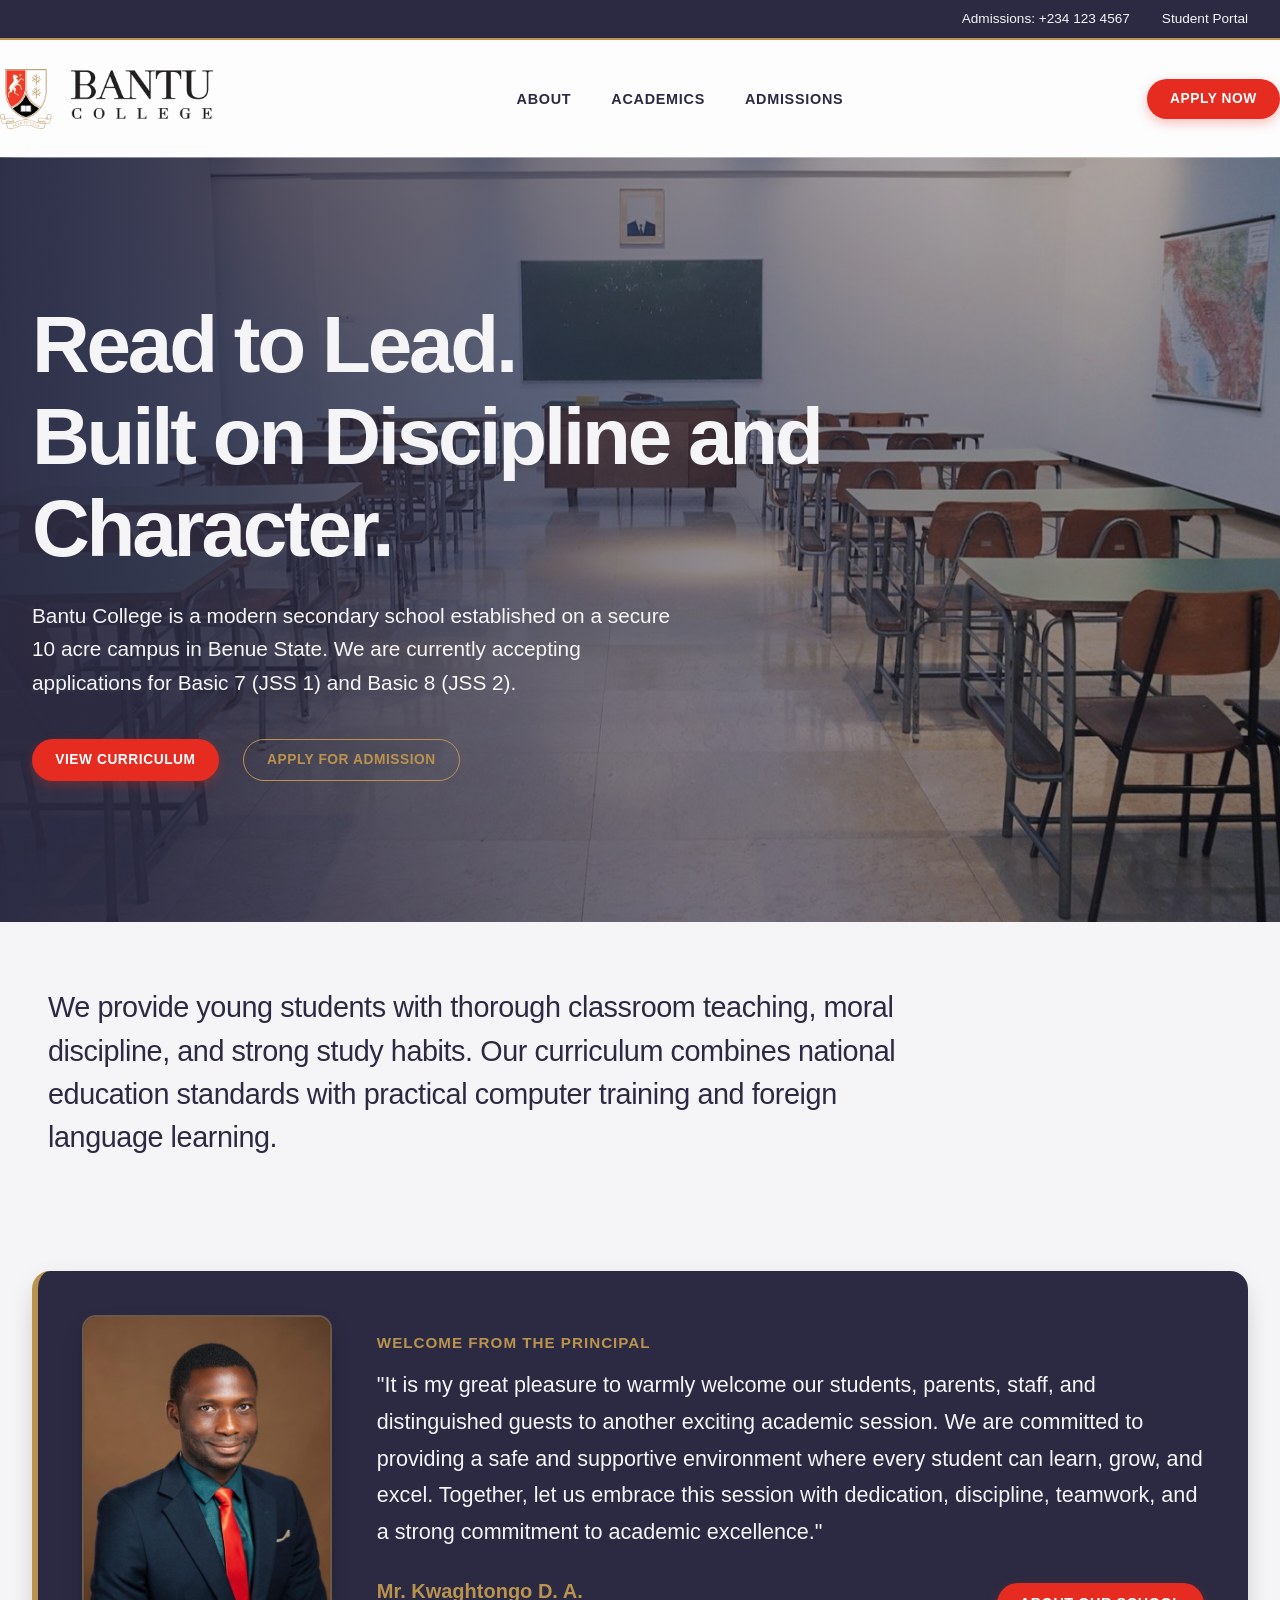
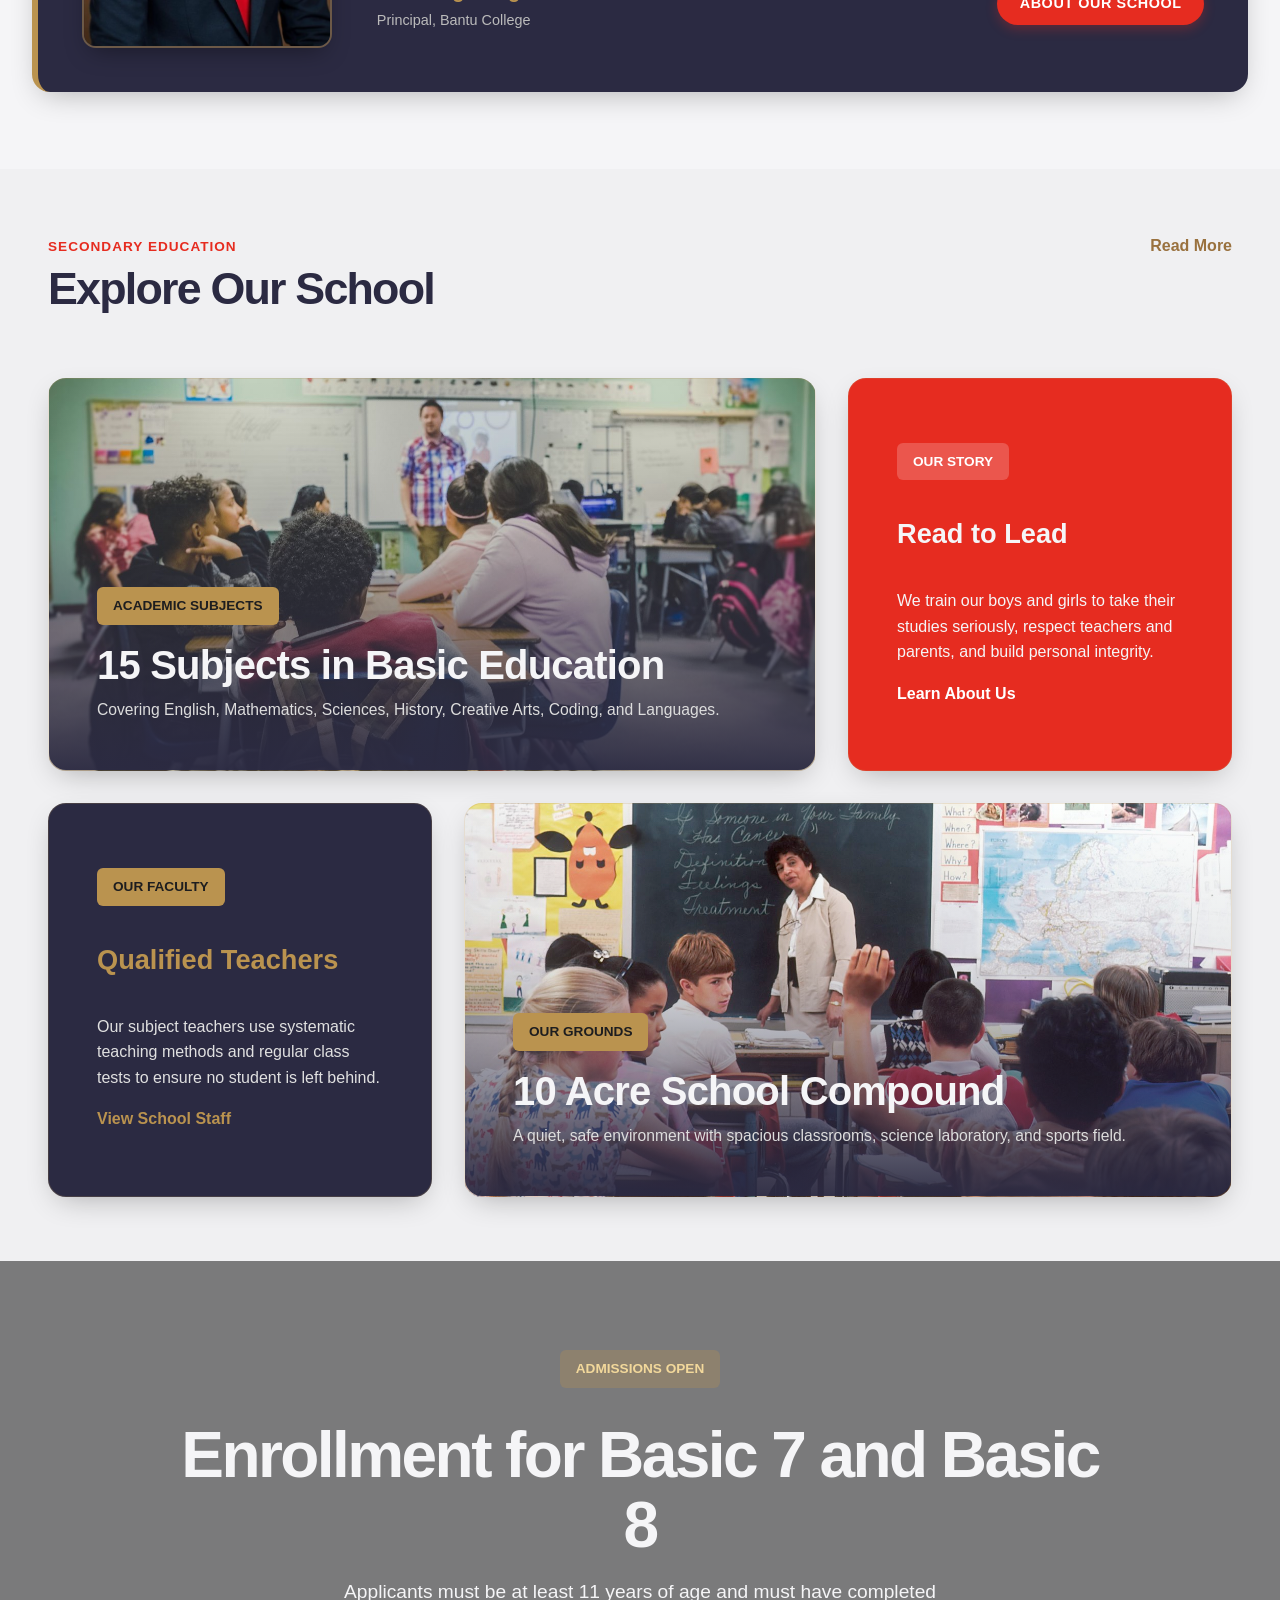
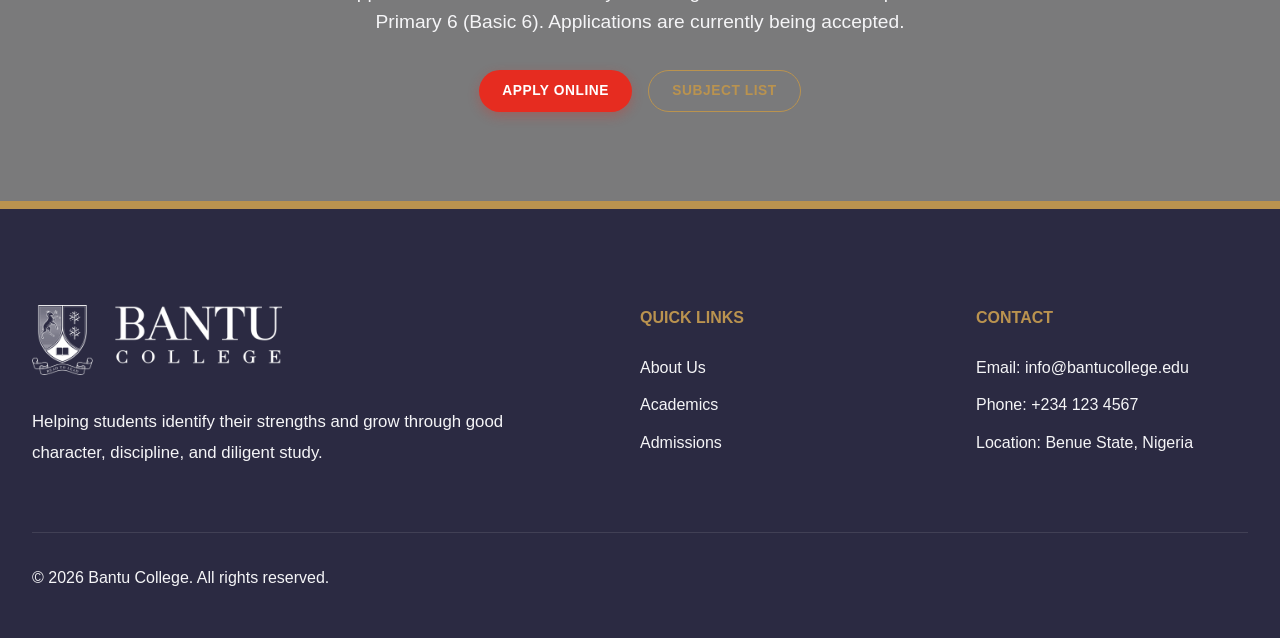
<file: index.html>
<!DOCTYPE html>
<html lang="en">
<head>
<meta charset="UTF-8">
<meta name="viewport" content="width=device-width, initial-scale=1.0">
<title>Bantu College | Secondary Education</title>
<link rel="stylesheet" href="assets/css/style.css?v=11">

<link rel="canonical" href="https://www.bantucollege.com/">
<meta name="description" content="Bantu College is a co-educational secondary school situated on 10 acres in Benue State. Admissions open for Basic 7 (JSS 1) and Basic 8 (JSS 2).">
<meta property="og:type" content="website">
<meta property="og:title" content="Bantu College | Read to Lead, Secondary Education">
<meta property="og:description" content="A secondary school built on 10 acres in Benue State. Now admitting students into Basic 7 and Basic 8.">
<meta property="og:image" content="https://www.bantucollege.com/assets/Bantu%20College%20Crest-01a.png">
<meta property="og:url" content="https://www.bantucollege.com/">
<meta property="og:site_name" content="Bantu College">
<meta name="twitter:card" content="summary_large_image">
<link rel="icon" type="image/png" href="assets/Bantu%20College%20Crest-02d.png">
<link rel="apple-touch-icon" href="assets/Bantu%20College%20Crest-02d.png">
<script type="application/ld+json">
{
  "@context": "https://schema.org",
  "@type": "EducationalOrganization",
  "name": "Bantu College",
  "description": "Bantu College is a secondary school focused on academic discipline, character formation, and sound foundational learning.",
  "founder": {
    "@type": "Person",
    "name": "Mr. Kwaghtongo Decent Alumun"
  },
  "logo": "https://www.bantucollege.com/assets/Bantu%20College%20Crest-02d.png",
  "url": "https://www.bantucollege.com"
}
</script>
</head>
<body>
<div class="utility-bar">
<div class="container">
<span>Admissions: +234 123 4567</span>
<a href="portal.html" style="color: inherit; text-decoration: none;">Student Portal</a>
</div>
</div>
<header class="site-header">
<div class="container header-inner">
<a href="index.html" class="logo">
<img src="assets/Bantu%20College%20Crest-01a.png" alt="Bantu College">
</a>
<nav class="main-nav">
<ul>
<li><a href="about.html">About</a></li>
<li><a href="academics.html">Academics</a></li>
<li><a href="admissions.html">Admissions</a></li>
</ul>
</nav>
<a href="admissions.html" class="btn-primary">Apply Now</a>
<button class="hamburger" aria-label="Toggle Navigation" aria-expanded="false">
<span class="line"></span><span class="line"></span><span class="line"></span>
</button>
</div>
</header>
<div class="mobile-drawer">
<div class="drawer-header">
<h2 style="color: var(--color-gold); font-family: var(--font-heading); margin-bottom: 0; font-size: 2rem;">Menu</h2>
</div>
<nav class="drawer-nav">
<a href="index.html">Home</a>
<a href="about.html">About Us</a>
<a href="academics.html">Academics</a>
<a href="admissions.html">Admissions</a>
<a href="portal.html">Student Portal</a>
</nav>
<div class="drawer-footer">
<a href="admissions.html" class="btn-primary" style="width: 100%; text-align: center;">Apply Now</a>
</div>
</div>

<main>
<section class="hero" style="background-image: url('assets/img/school-building.jpg');">
<div class="container">
<h1 class="huge-heading" style="color: var(--color-white); line-height: 1.15;">
  <div class="blur-text">Read to Lead.</div>
  <div class="blur-text">Built on Discipline and Character.</div>
</h1>
<p style="color: rgba(255,255,255,0.95); font-size: clamp(1.05rem, 2vw, 1.3rem); max-width: 650px; margin-bottom: 2rem; line-height: 1.6;">
Bantu College is a modern secondary school established on a secure 10 acre campus in Benue State. We are currently accepting applications for Basic 7 (JSS 1) and Basic 8 (JSS 2).
</p>
<div class="hero-actions">
<a href="academics.html" class="btn-primary">View Curriculum</a>
<a href="admissions.html" class="btn-outline">Apply for Admission</a>
</div>
</div>
</section>

<!-- Overview Lead -->
<section class="section-padding">
<div class="container">
<p class="oversized-lead">We provide young students with thorough classroom teaching, moral discipline, and strong study habits. Our curriculum combines national education standards with practical computer training and foreign language learning.</p>
</div>
</section>

<!-- Principal Welcome Section with Real Photo -->
<section style="padding: 0 0 clamp(3rem, 6vw, 5rem);">
<div class="container">
<div class="principal-card spotlight-card">
<div class="principal-photo-wrapper">
<img src="assets/principal-kwaghtongo.jpg" alt="Mr. Kwaghtongo D. A., Principal of Bantu College" class="principal-photo">
</div>
<div>
<span style="display: block; font-family: var(--font-subheading); color: var(--color-gold); font-size: 0.95rem; font-weight: 700; text-transform: uppercase; letter-spacing: 1px; margin-bottom: 0.75rem;">Welcome from the Principal</span>
<p style="color: var(--color-white); font-size: clamp(1.05rem, 2.2vw, 1.35rem); line-height: 1.7; margin-bottom: 1.5rem;">
"It is my great pleasure to warmly welcome our students, parents, staff, and distinguished guests to another exciting academic session. We are committed to providing a safe and supportive environment where every student can learn, grow, and excel. Together, let us embrace this session with dedication, discipline, teamwork, and a strong commitment to academic excellence."
</p>
<div style="display: flex; align-items: center; justify-content: space-between; flex-wrap: wrap; gap: 1rem;">
<div>
<h4 style="color: var(--color-gold); font-family: var(--font-heading); font-size: 1.25rem; margin: 0;">Mr. Kwaghtongo D. A.</h4>
<span style="color: #bbb; font-size: 0.9rem;">Principal, Bantu College</span>
</div>
<a href="about.html" class="btn-primary" style="padding: 0.6rem 1.4rem; font-size: 0.9rem;">About Our School</a>
</div>
</div>
</div>
</div>
</section>

<!-- Explore Bantu College -->
<section class="section-padding" style="background: rgba(0,0,0,0.02);">
<div class="container">
<div style="display: flex; justify-content: space-between; align-items: baseline; flex-wrap: wrap; gap: 1rem; margin-bottom: 2rem;">
<div>
<span style="color: var(--color-red); font-weight: 700; text-transform: uppercase; letter-spacing: 1px; font-size: 0.85rem;">Secondary Education</span>
<h2 class="huge-heading" style="margin-top: 0.35rem; font-size: clamp(2rem, 3.5vw, 2.8rem);">Explore Our School</h2>
</div>
<a href="about.html" style="color: var(--color-gold-dark); font-weight: 700; text-decoration: none;">Read More</a>
</div>

<div class="grid-asymmetric-2-1" style="margin-bottom: 2rem;">
<!-- Academics Card -->
<a href="academics.html" class="overlay-card spotlight-card" style="background-image: url('assets/img/classroom.jpg');">
<div class="overlay-content">
<span class="gold-tag">Academic Subjects</span>
<h3>15 Subjects in Basic Education</h3>
<p style="color: #ddd; margin-top: 0.5rem; font-size: 0.98rem;">Covering English, Mathematics, Sciences, History, Creative Arts, Coding, and Languages.</p>
</div>
</a>

<!-- Our Story Card -->
<div class="text-card bg-red spotlight-card" style="border-radius: 18px;">
<span class="gold-tag" style="background: rgba(255,255,255,0.2); color: #fff; border-color: rgba(255,255,255,0.4);">Our Story</span>
<h3 style="margin-top: 1rem; font-size: 1.7rem;">Read to Lead</h3>
<p style="font-size: 1rem; line-height: 1.6; margin-top: 0.5rem;">
We train our boys and girls to take their studies seriously, respect teachers and parents, and build personal integrity.
</p>
<a href="about.html#story" style="color: #fff; font-weight: 700; margin-top: 1rem; display: inline-block;">Learn About Us</a>
</div>
</div>

<div class="grid-asymmetric-1-2">
<!-- Our Teachers Card -->
<div class="text-card bg-slate spotlight-card" style="border-radius: 18px;">
<span class="gold-tag">Our Faculty</span>
<h3 style="margin-top: 1rem; font-size: 1.7rem; color: var(--color-gold);">Qualified Teachers</h3>
<p style="font-size: 1rem; line-height: 1.6; color: #E0E0E0; margin-top: 0.5rem;">
Our subject teachers use systematic teaching methods and regular class tests to ensure no student is left behind.
</p>
<a href="about.html#team" style="color: var(--color-gold); font-weight: 700; margin-top: 1rem; display: inline-block;">View School Staff</a>
</div>

<!-- 10-Acre Campus Card -->
<a href="about.html#campus" class="overlay-card spotlight-card" style="background-image: url('assets/img/campus-quad.jpg');">
<div class="overlay-content">
<span class="gold-tag">Our Grounds</span>
<h3>10 Acre School Compound</h3>
<p style="color: #ddd; margin-top: 0.5rem; font-size: 0.98rem;">A quiet, safe environment with spacious classrooms, science laboratory, and sports field.</p>
</div>
</a>
</div>
</div>
</section>

<!-- Admissions Banner -->
<section class="banner-break" style="background-image: url('assets/img/library.jpg');">
<div class="banner-content">
<span class="gold-tag" style="background: rgba(186,147,79,0.3); color: #f2d89b; border-color: rgba(186,147,79,0.6);">Admissions Open</span>
<h2 class="huge-heading" style="color: var(--color-white); margin: 1rem 0;">Enrollment for Basic 7 and Basic 8</h2>
<p style="font-size: 1.2rem; margin-bottom: 2rem; max-width: 650px; margin-left: auto; margin-right: auto;">
Applicants must be at least 11 years of age and must have completed Primary 6 (Basic 6). Applications are currently being accepted.
</p>
<div style="display: flex; gap: 1rem; justify-content: center; flex-wrap: wrap;">
<a href="admissions.html" class="btn-primary">Apply Online</a>
<a href="academics.html" class="btn-outline">Subject List</a>
</div>
</div>
</section>
</main>

<footer class="site-footer">
<div class="container">
<div class="footer-grid">
<div>
<img src="assets/Bantu%20College%20Crest-01c.png" alt="Bantu College" class="footer-logo">
<p style="font-size: 1.05rem; line-height: 1.8;">Helping students identify their strengths and grow through good character, discipline, and diligent study.</p>
</div>
<div class="footer-col">
<h4>Quick Links</h4>
<ul>
<li><a href="about.html">About Us</a></li>
<li><a href="academics.html">Academics</a></li>
<li><a href="admissions.html">Admissions</a></li>
</ul>
</div>
<div class="footer-col">
<h4>Contact</h4>
<ul>
<li>Email: info@bantucollege.edu</li>
<li>Phone: +234 123 4567</li>
<li>Location: Benue State, Nigeria</li>
</ul>
</div>
</div>
<p style="border-top: 1px solid rgba(255,255,255,0.1); padding-top: 2rem;">&copy; 2026 Bantu College. All rights reserved.</p>
</div>
</footer>
<script src="assets/js/main.js?v=5" defer></script>
</body>
</html>
</file>
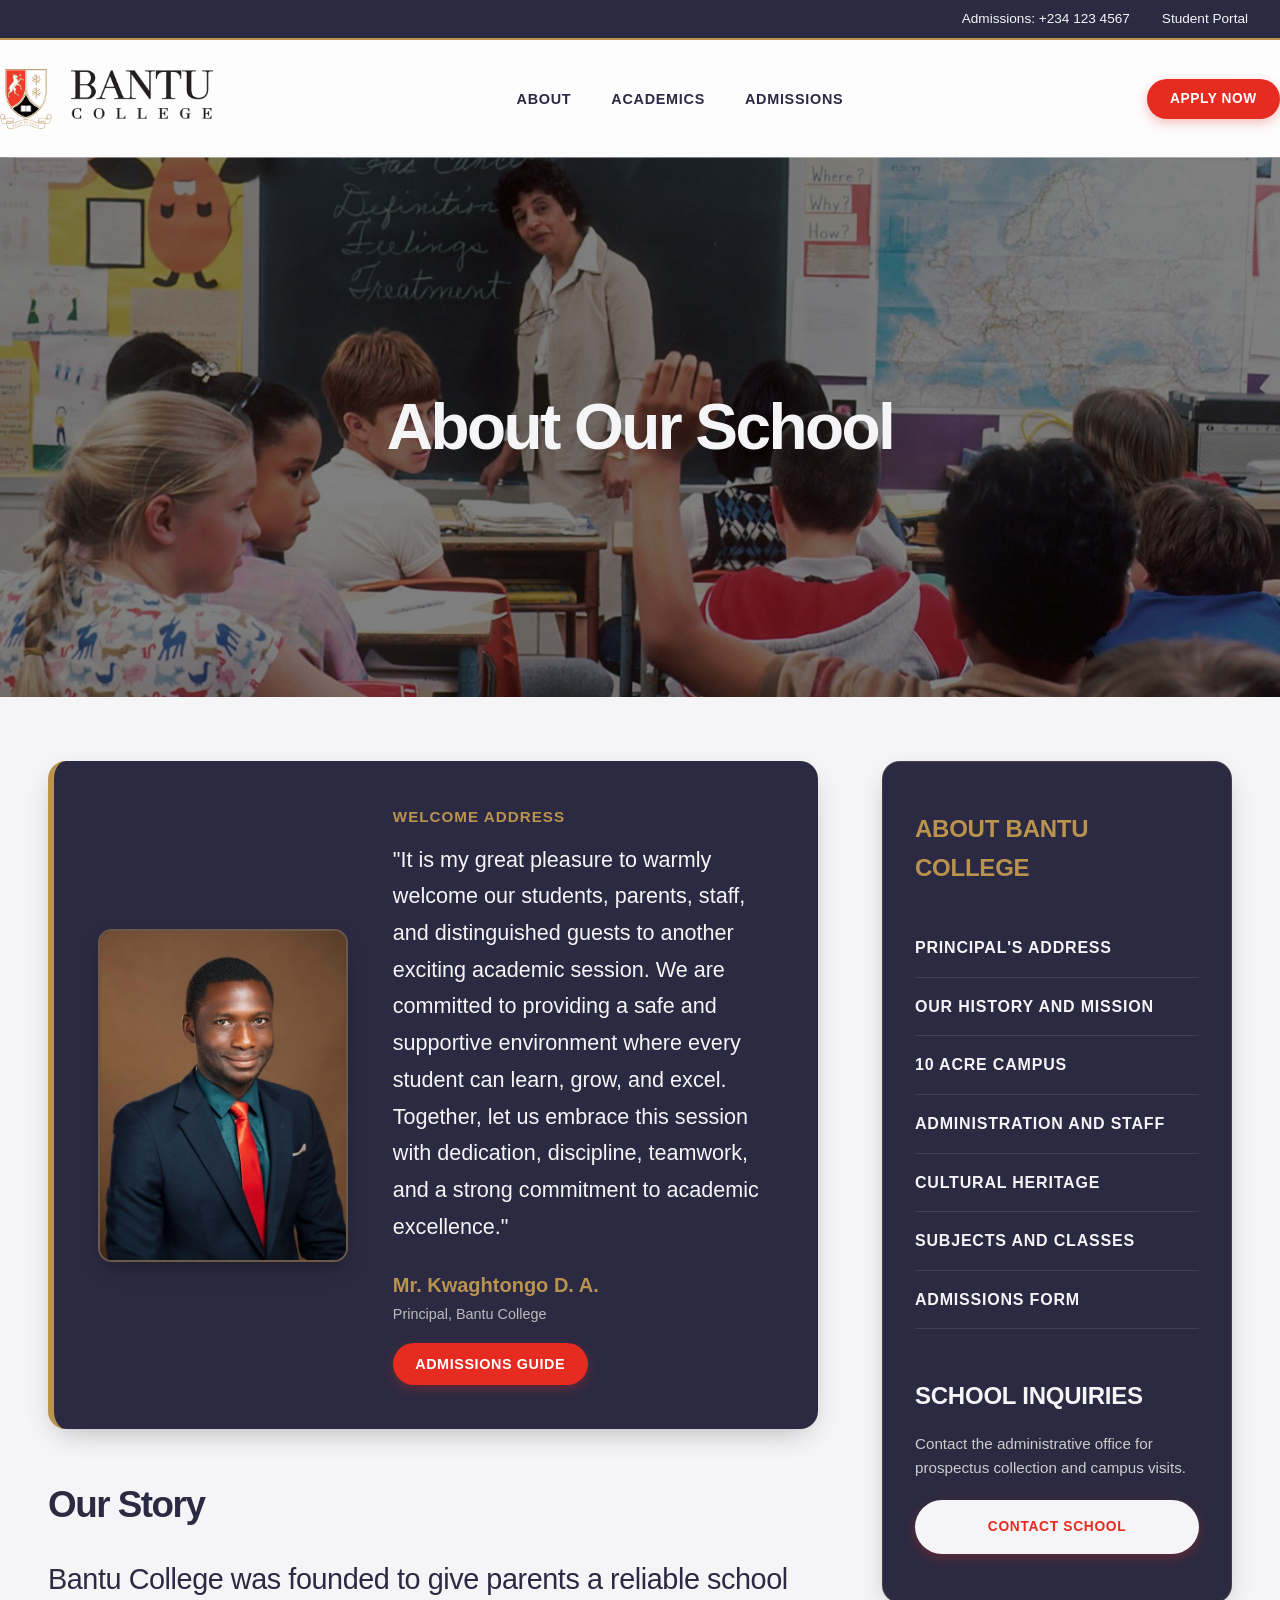
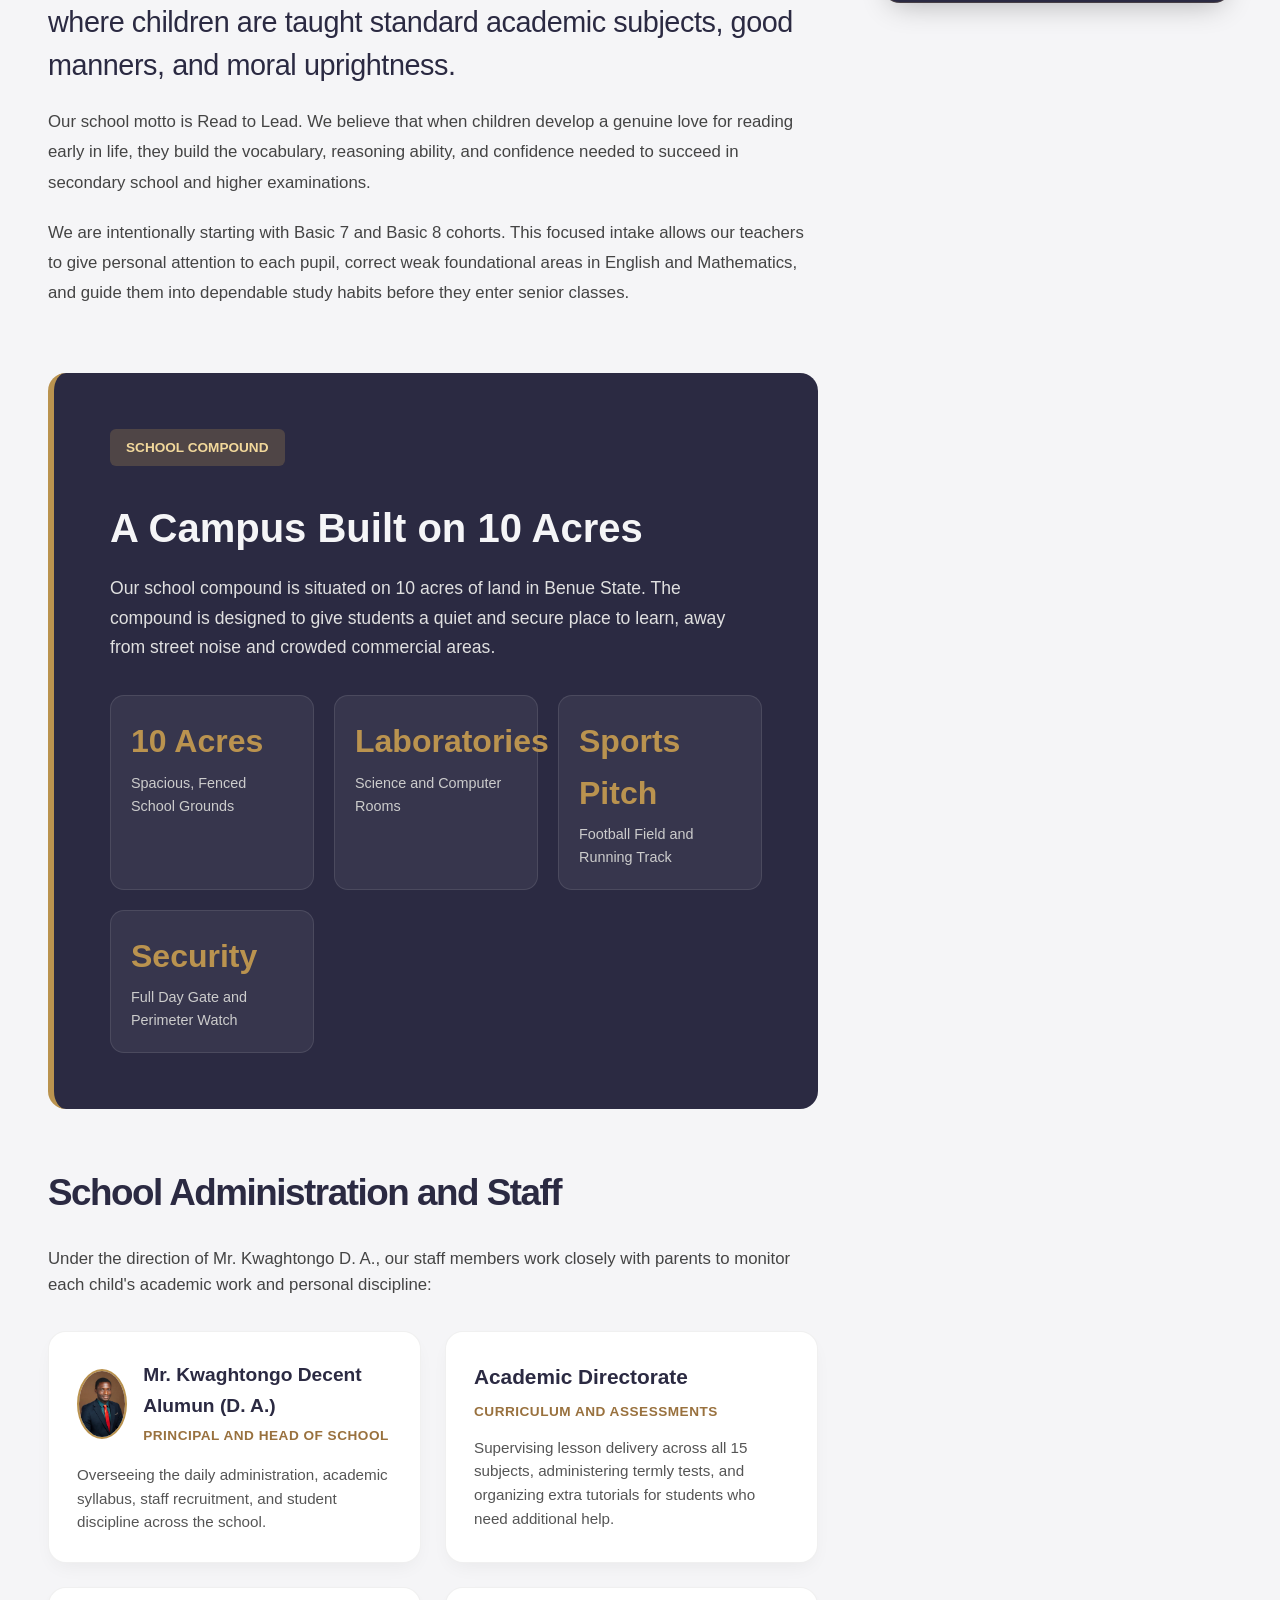
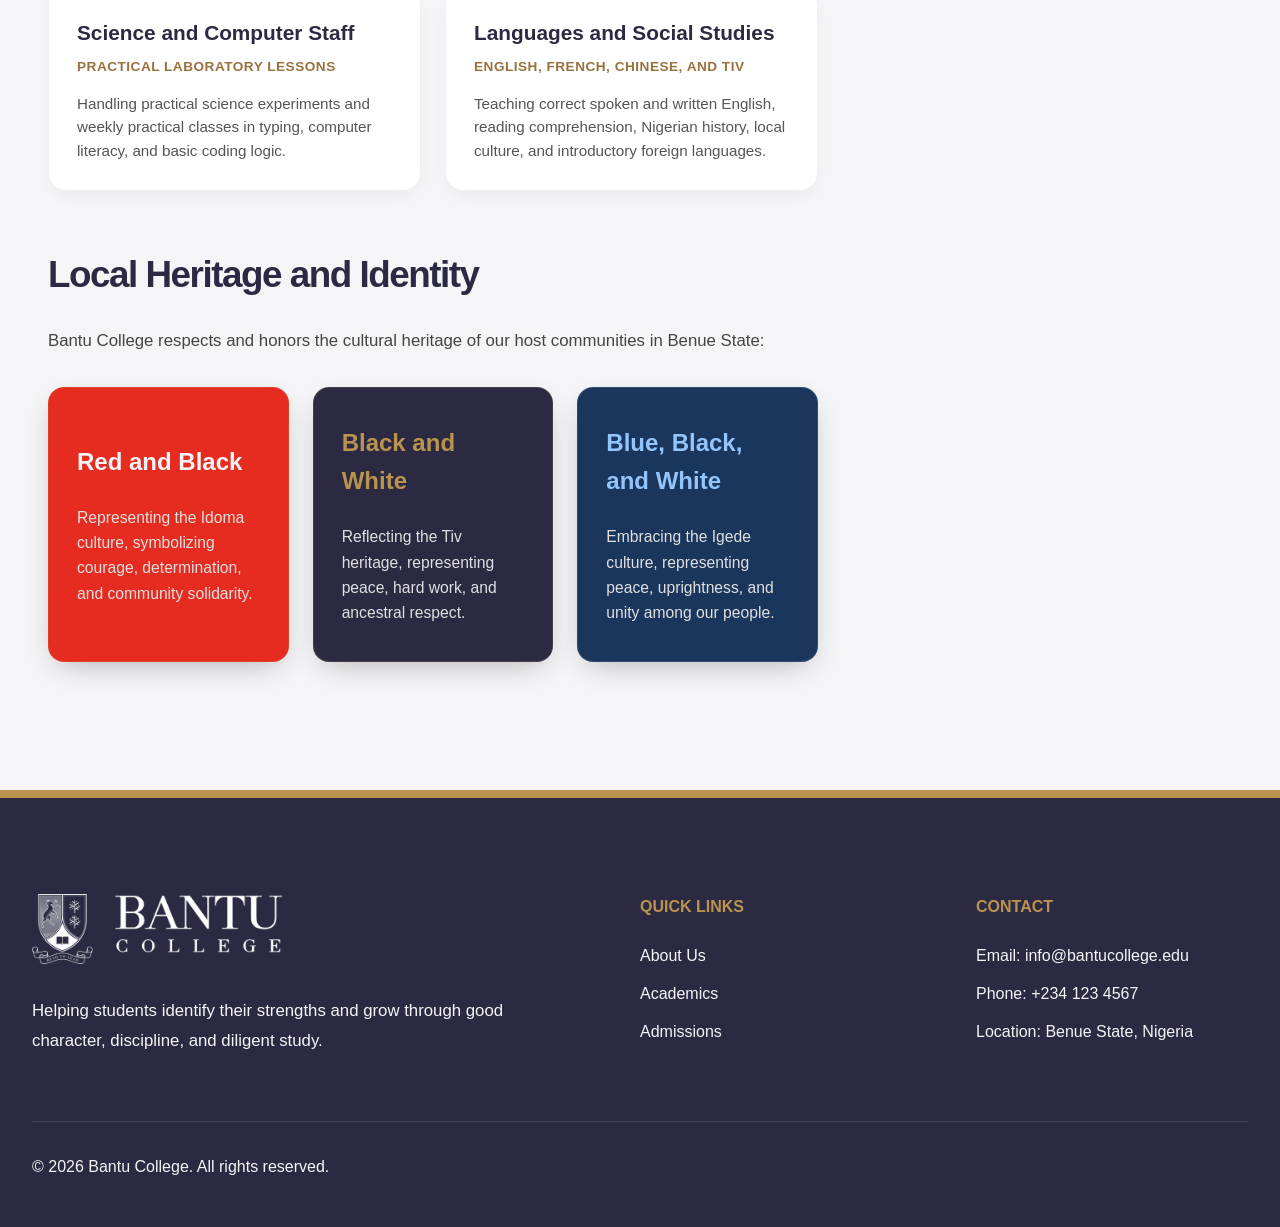
<file: about.html>
<!DOCTYPE html>
<html lang="en">
<head>
<meta charset="UTF-8">
<meta name="viewport" content="width=device-width, initial-scale=1.0">
<title>About Us | Bantu College</title>
<link rel="stylesheet" href="assets/css/style.css?v=11">

<link rel="canonical" href="https://www.bantucollege.com/about.html">
<meta name="description" content="Learn about Bantu College, our history, our 10 acre campus in Benue State, and school leadership under Principal Kwaghtongo D. A.">
<meta property="og:type" content="website">
<meta property="og:title" content="About Us | Bantu College">
<meta property="og:url" content="https://www.bantucollege.com/about.html">
<meta property="og:site_name" content="Bantu College">
<meta property="og:description" content="A 10 acre secondary school compound in Benue State founded on discipline and sound teaching.">
<meta property="og:image" content="https://www.bantucollege.com/assets/Bantu%20College%20Crest-01a.png">
<meta name="twitter:card" content="summary_large_image">
<link rel="icon" type="image/png" href="assets/Bantu%20College%20Crest-02d.png">
<link rel="apple-touch-icon" href="assets/Bantu%20College%20Crest-02d.png">
<script type="application/ld+json">
{
  "@context": "https://schema.org",
  "@type": "EducationalOrganization",
  "name": "Bantu College",
  "description": "Bantu College is a secondary school focused on academic discipline, character formation, and sound foundational learning.",
  "founder": {
    "@type": "Person",
    "name": "Mr. Kwaghtongo Decent Alumun"
  },
  "logo": "https://www.bantucollege.com/assets/Bantu%20College%20Crest-02d.png",
  "url": "https://www.bantucollege.com"
}
</script>
</head>
<body>
<div class="utility-bar">
<div class="container">
<span>Admissions: +234 123 4567</span>
<a href="portal.html" style="color: inherit; text-decoration: none;">Student Portal</a>
</div>
</div>
<header class="site-header">
<div class="container header-inner">
<a href="index.html" class="logo">
<img src="assets/Bantu%20College%20Crest-01a.png" alt="Bantu College">
</a>
<nav class="main-nav">
<ul>
<li><a href="about.html">About</a></li>
<li><a href="academics.html">Academics</a></li>
<li><a href="admissions.html">Admissions</a></li>
</ul>
</nav>
<a href="admissions.html" class="btn-primary">Apply Now</a>
<button class="hamburger" aria-label="Toggle Navigation" aria-expanded="false">
<span class="line"></span><span class="line"></span><span class="line"></span>
</button>
</div>
</header>
<div class="mobile-drawer">
<div class="drawer-header">
<h2 style="color: var(--color-gold); font-family: var(--font-heading); margin-bottom: 0; font-size: 2rem;">Menu</h2>
</div>
<nav class="drawer-nav">
<a href="index.html">Home</a>
<a href="about.html">About Us</a>
<a href="academics.html">Academics</a>
<a href="admissions.html">Admissions</a>
<a href="portal.html">Student Portal</a>
</nav>
<div class="drawer-footer">
<a href="admissions.html" class="btn-primary" style="width: 100%; text-align: center;">Apply Now</a>
</div>
</div>

<section class="banner-break" style="background-image: url('assets/img/campus-quad.jpg'); min-height: 45vh;">
<div class="banner-content">
<h1 class="huge-heading blur-text" style="color: var(--color-white); margin-bottom: 0;">About Our School</h1>
</div>
</section>

<main class="section-padding">
<div class="container page-with-sidebar">
<div class="main-content">

<!-- Welcome Message From Principal with Photo -->
<section id="welcome" style="margin-bottom: 3.5rem;">
<div class="principal-card spotlight-card">
<div class="principal-photo-wrapper">
<img src="assets/principal-kwaghtongo.jpg" alt="Mr. Kwaghtongo D. A., Principal of Bantu College" class="principal-photo">
</div>
<div>
<span style="display: block; font-family: var(--font-subheading); color: var(--color-gold); font-size: 0.95rem; font-weight: 700; text-transform: uppercase; letter-spacing: 1px; margin-bottom: 0.75rem;">Welcome Address</span>
<p style="color: var(--color-white); font-size: clamp(1.05rem, 2.2vw, 1.35rem); line-height: 1.7; margin-bottom: 1.5rem;">
"It is my great pleasure to warmly welcome our students, parents, staff, and distinguished guests to another exciting academic session. We are committed to providing a safe and supportive environment where every student can learn, grow, and excel. Together, let us embrace this session with dedication, discipline, teamwork, and a strong commitment to academic excellence."
</p>
<div style="display: flex; align-items: center; justify-content: space-between; flex-wrap: wrap; gap: 1rem;">
<div>
<h4 style="color: var(--color-gold); font-family: var(--font-heading); font-size: 1.25rem; margin: 0;">Mr. Kwaghtongo D. A.</h4>
<span style="color: #bbb; font-size: 0.9rem;">Principal, Bantu College</span>
</div>
<a href="admissions.html" class="btn-primary" style="padding: 0.6rem 1.4rem; font-size: 0.9rem;">Admissions Guide</a>
</div>
</div>
</div>
</section>

<!-- Our Story Section -->
<section id="story" style="margin-bottom: 4rem;">
<h2 class="huge-heading" style="font-size: 2.3rem;">Our Story</h2>
<p class="oversized-lead" style="margin-bottom: 1.25rem;">Bantu College was founded to give parents a reliable school where children are taught standard academic subjects, good manners, and moral uprightness.</p>
<p style="font-size: 1.05rem; line-height: 1.8; color: #444; margin-bottom: 1.25rem;">
Our school motto is Read to Lead. We believe that when children develop a genuine love for reading early in life, they build the vocabulary, reasoning ability, and confidence needed to succeed in secondary school and higher examinations.
</p>
<p style="font-size: 1.05rem; line-height: 1.8; color: #444;">
We are intentionally starting with Basic 7 and Basic 8 cohorts. This focused intake allows our teachers to give personal attention to each pupil, correct weak foundational areas in English and Mathematics, and guide them into dependable study habits before they enter senior classes.
</p>
</section>

<!-- Our Campus Section -->
<section id="campus" style="margin-bottom: 4rem;">
<div class="campus-showcase spotlight-card">
<span class="gold-tag" style="background: rgba(186,147,79,0.25); color: #f2d89b; border-color: rgba(186,147,79,0.5);">School Compound</span>
<h2 style="font-family: var(--font-heading); color: var(--color-white); font-size: clamp(1.8rem, 3.5vw, 2.5rem); margin: 0.85rem 0;">A Campus Built on 10 Acres</h2>
<p>
Our school compound is situated on 10 acres of land in Benue State. The compound is designed to give students a quiet and secure place to learn, away from street noise and crowded commercial areas.
</p>

<div class="campus-highlights">
<div class="campus-stat-item">
<div class="campus-stat-num">10 Acres</div>
<div class="campus-stat-label">Spacious, Fenced School Grounds</div>
</div>
<div class="campus-stat-item">
<div class="campus-stat-num">Laboratories</div>
<div class="campus-stat-label">Science and Computer Rooms</div>
</div>
<div class="campus-stat-item">
<div class="campus-stat-num">Sports Pitch</div>
<div class="campus-stat-label">Football Field and Running Track</div>
</div>
<div class="campus-stat-item">
<div class="campus-stat-num">Security</div>
<div class="campus-stat-label">Full Day Gate and Perimeter Watch</div>
</div>
</div>
</div>
</section>

<!-- Our Team Section -->
<section id="team" style="margin-bottom: 4rem;">
<h2 class="huge-heading" style="font-size: 2.3rem;">School Administration and Staff</h2>
<p style="font-size: 1.05rem; color: #444; margin-bottom: 2rem;">Under the direction of Mr. Kwaghtongo D. A., our staff members work closely with parents to monitor each child's academic work and personal discipline:</p>

<div class="team-grid">
<!-- Principal Profile -->
<div class="team-card spotlight-card">
<div style="display: flex; gap: 1rem; align-items: center; margin-bottom: 1rem;">
<img src="assets/principal-kwaghtongo.jpg" alt="Mr. Kwaghtongo D. A." loading="lazy" decoding="async" style="width: 70px; height: 70px; border-radius: 50%; object-fit: cover; border: 2px solid var(--color-gold);">
<div>
<h3 style="font-size: 1.2rem; margin: 0;">Mr. Kwaghtongo Decent Alumun (D. A.)</h3>
<span class="team-role" style="margin: 0;">Principal and Head of School</span>
</div>
</div>
<p class="team-bio">
Overseeing the daily administration, academic syllabus, staff recruitment, and student discipline across the school.
</p>
</div>

<!-- Academic Office -->
<div class="team-card spotlight-card">
<h3>Academic Directorate</h3>
<span class="team-role">Curriculum and Assessments</span>
<p class="team-bio">
Supervising lesson delivery across all 15 subjects, administering termly tests, and organizing extra tutorials for students who need additional help.
</p>
</div>

<!-- Science and IT -->
<div class="team-card spotlight-card">
<h3>Science and Computer Staff</h3>
<span class="team-role">Practical Laboratory Lessons</span>
<p class="team-bio">
Handling practical science experiments and weekly practical classes in typing, computer literacy, and basic coding logic.
</p>
</div>

<!-- Language Department -->
<div class="team-card spotlight-card">
<h3>Languages and Social Studies</h3>
<span class="team-role">English, French, Chinese, and Tiv</span>
<p class="team-bio">
Teaching correct spoken and written English, reading comprehension, Nigerian history, local culture, and introductory foreign languages.
</p>
</div>
</div>
</section>

<!-- Heritage and Community -->
<section id="heritage" style="margin-bottom: 4rem;">
<h2 class="huge-heading" style="font-size: 2.3rem;">Local Heritage and Identity</h2>
<p style="font-size: 1.05rem; color: #444; margin-bottom: 2rem;">Bantu College respects and honors the cultural heritage of our host communities in Benue State:</p>

<div style="display: grid; grid-template-columns: repeat(auto-fit, minmax(240px, 1fr)); gap: 1.5rem;">
  <div class="text-card bg-red spotlight-card" style="min-height: auto; padding: 2.25rem 1.75rem; border-radius: 16px;">
  <h3 style="color: var(--color-white); font-size: 1.5rem;">Red and Black</h3>
  <p style="color: #E0E0E0; font-size: 0.98rem;">Representing the Idoma culture, symbolizing courage, determination, and community solidarity.</p>
  </div>
  <div class="text-card bg-slate spotlight-card" style="min-height: auto; padding: 2.25rem 1.75rem; border-radius: 16px;">
  <h3 style="color: var(--color-gold); font-size: 1.5rem;">Black and White</h3>
  <p style="color: #E0E0E0; font-size: 0.98rem;">Reflecting the Tiv heritage, representing peace, hard work, and ancestral respect.</p>
  </div>
  <div class="text-card spotlight-card" style="min-height: auto; padding: 2.25rem 1.75rem; border-radius: 16px; background-color: #1a365d; border: 1px solid rgba(255,255,255,0.1); box-shadow: 0 10px 30px -10px rgba(0,0,0,0.3);">
  <h3 style="color: #93c5fd; font-size: 1.5rem;">Blue, Black, and White</h3>
  <p style="color: #E0E0E0; font-size: 0.98rem;">Embracing the Igede culture, representing peace, uprightness, and unity among our people.</p>
  </div>
</div>
</section>

</div>

<aside class="quick-links-sidebar">
<h3>About Bantu College</h3>
<ul>
<li><a href="#welcome">Principal's Address</a></li>
<li><a href="#story">Our History and Mission</a></li>
<li><a href="#campus">10 Acre Campus</a></li>
<li><a href="#team">Administration and Staff</a></li>
<li><a href="#heritage">Cultural Heritage</a></li>
<li><a href="academics.html">Subjects and Classes</a></li>
<li><a href="admissions.html">Admissions Form</a></li>
</ul>
<div style="margin-top: 3rem;">
<h3 style="color: var(--color-white); margin-bottom: 1rem;">School Inquiries</h3>
<p style="font-size: 0.95rem; margin-bottom: 1.25rem; color: #ccc;">Contact the administrative office for prospectus collection and campus visits.</p>
<a href="mailto:info@bantucollege.edu" class="btn-primary" style="display: block; text-align: center; background: var(--color-white); color: var(--color-red); border: none;">Contact School</a>
</div>
</aside>
</div>
</main>

<footer class="site-footer">
<div class="container">
<div class="footer-grid">
<div>
<img src="assets/Bantu%20College%20Crest-01c.png" alt="Bantu College" class="footer-logo">
<p style="font-size: 1.05rem; line-height: 1.8;">Helping students identify their strengths and grow through good character, discipline, and diligent study.</p>
</div>
<div class="footer-col">
<h4>Quick Links</h4>
<ul>
<li><a href="about.html">About Us</a></li>
<li><a href="academics.html">Academics</a></li>
<li><a href="admissions.html">Admissions</a></li>
</ul>
</div>
<div class="footer-col">
<h4>Contact</h4>
<ul>
<li>Email: info@bantucollege.edu</li>
<li>Phone: +234 123 4567</li>
<li>Location: Benue State, Nigeria</li>
</ul>
</div>
</div>
<p style="border-top: 1px solid rgba(255,255,255,0.1); padding-top: 2rem;">&copy; 2026 Bantu College. All rights reserved.</p>
</div>
</footer>
<script src="assets/js/main.js?v=5" defer></script>
</body>
</html>
</file>
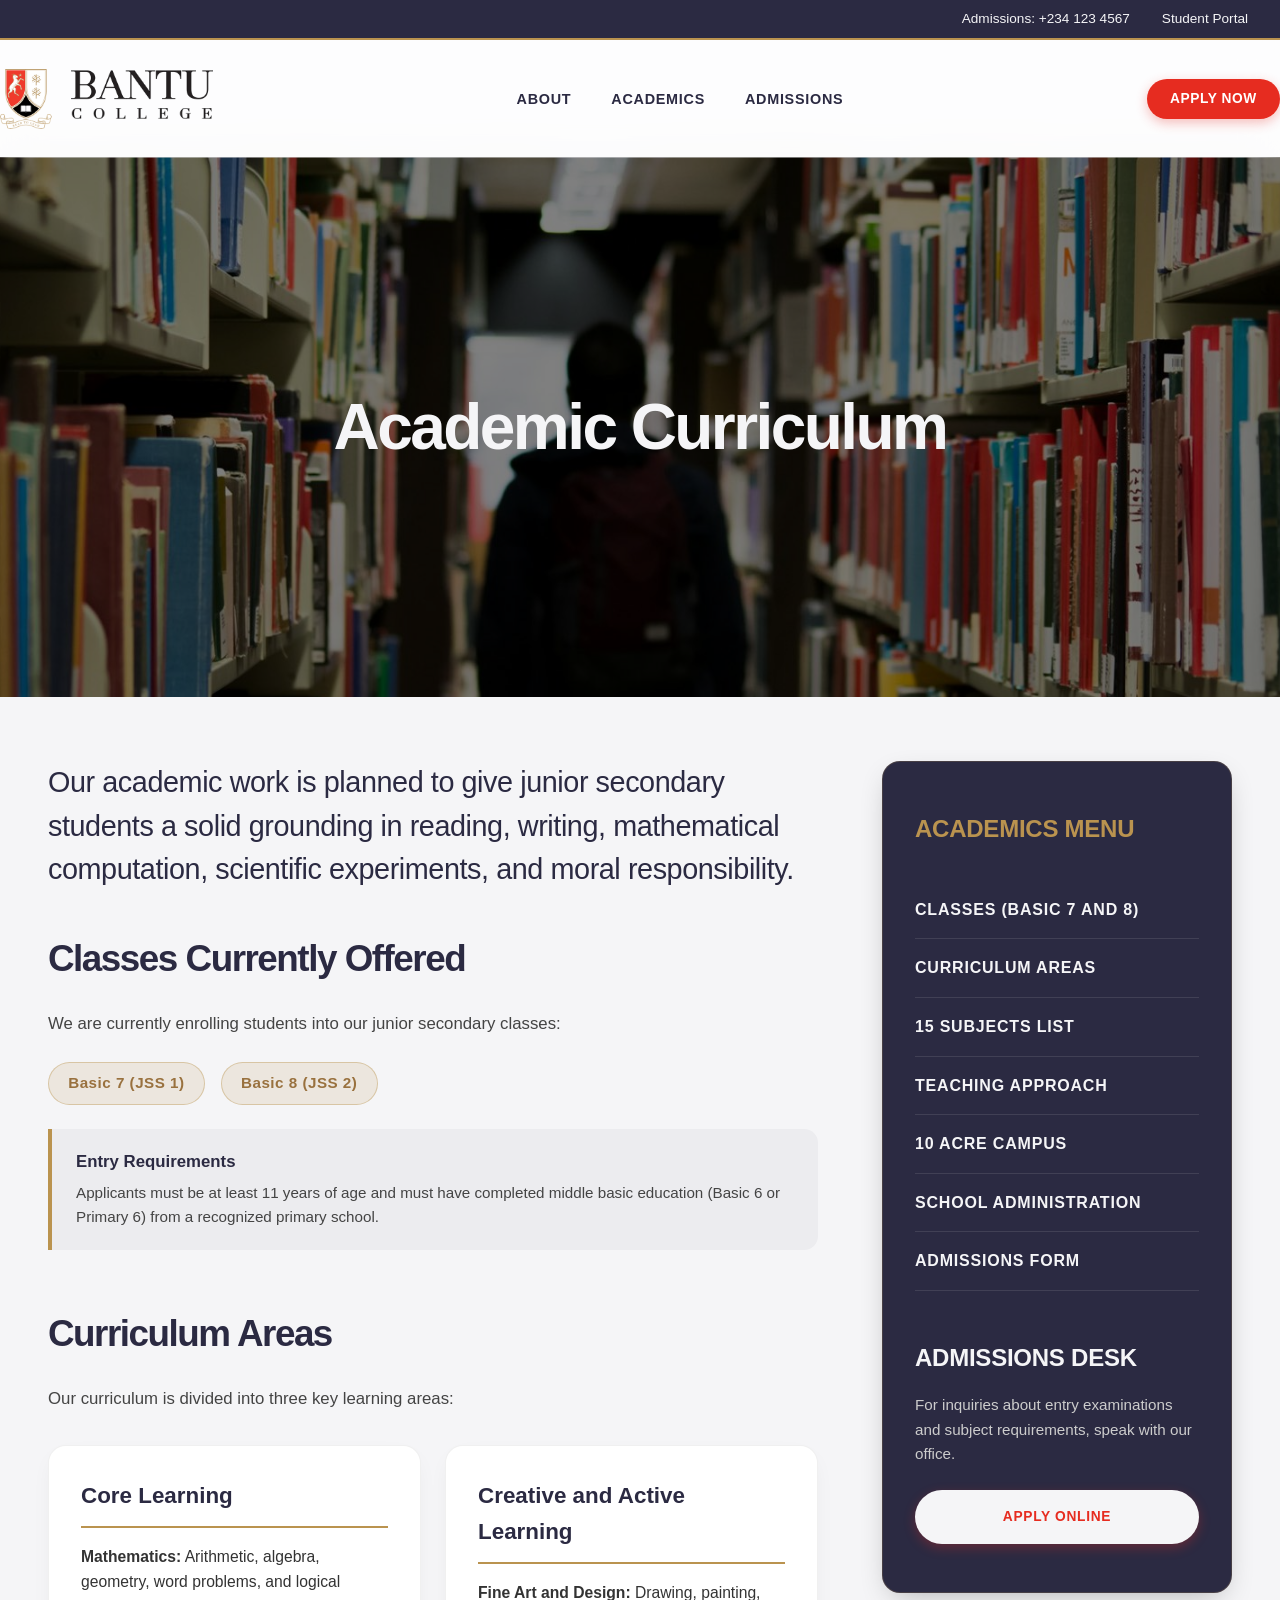
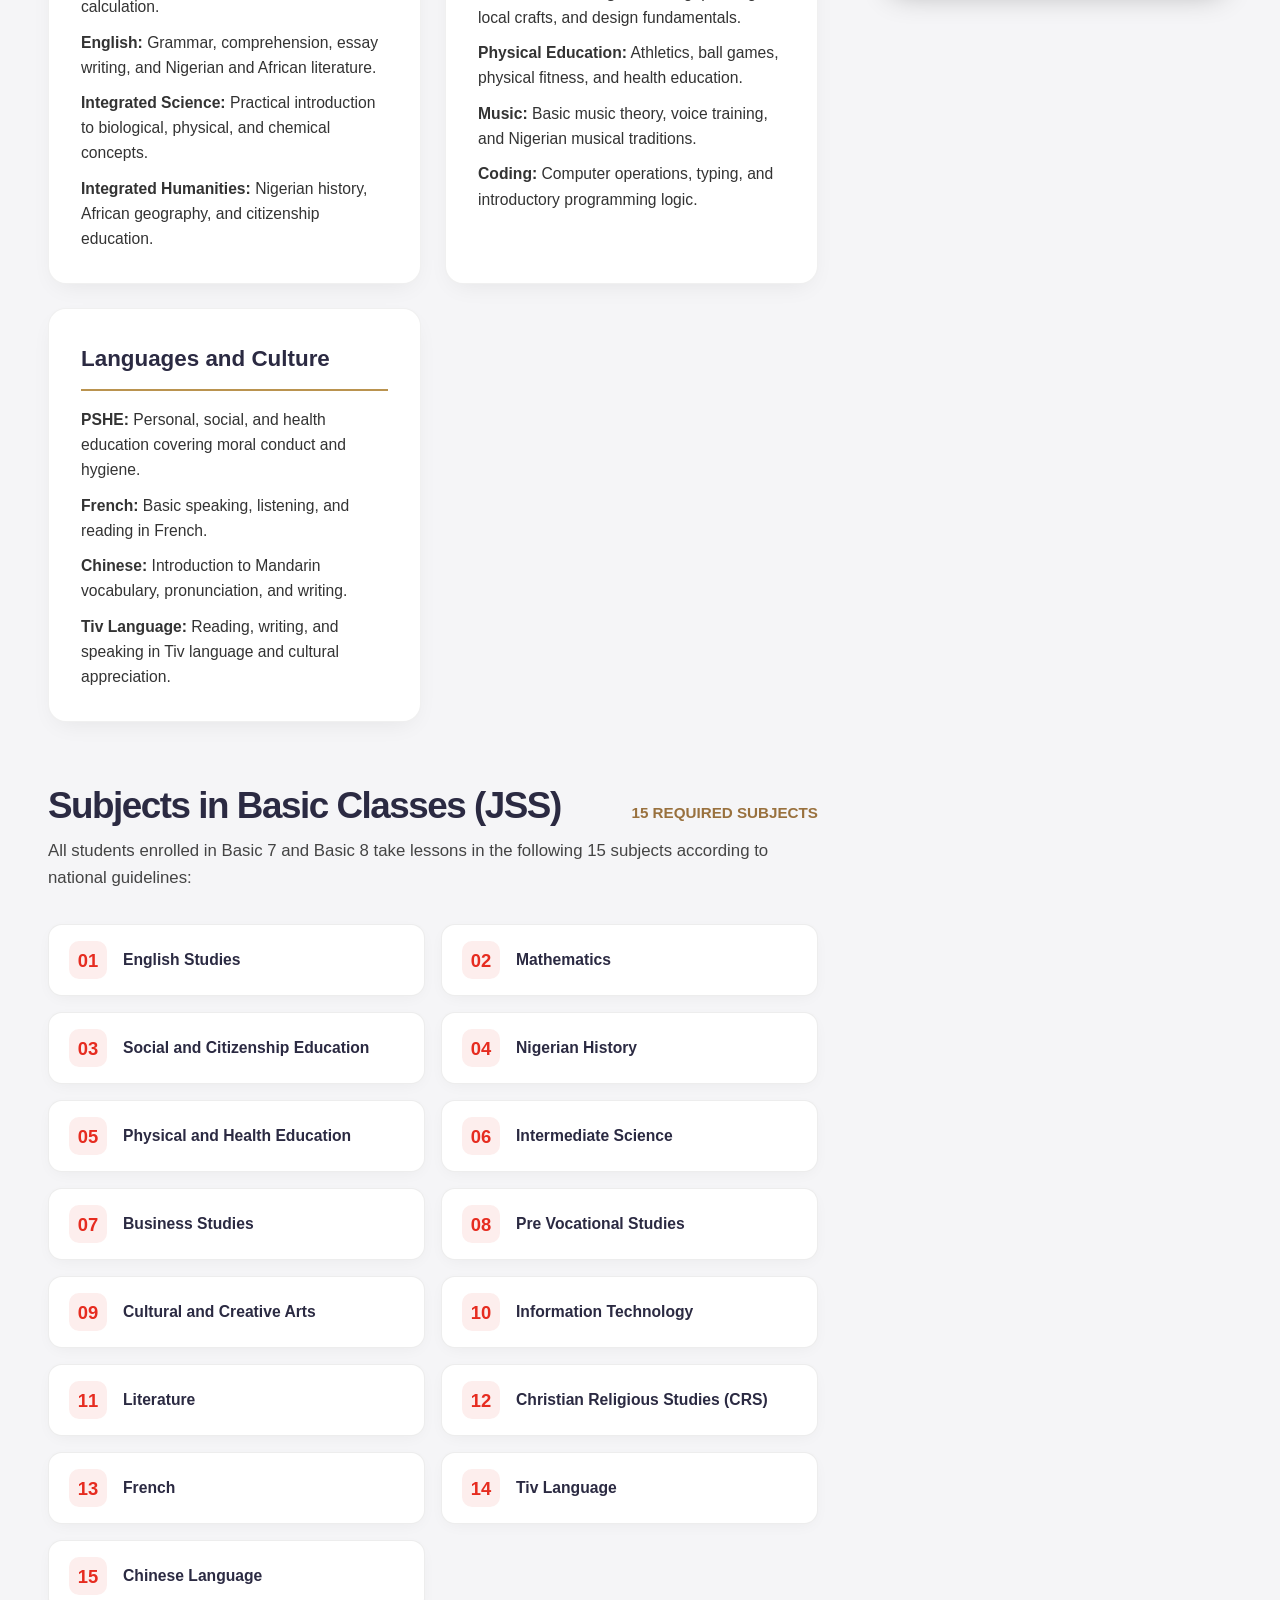
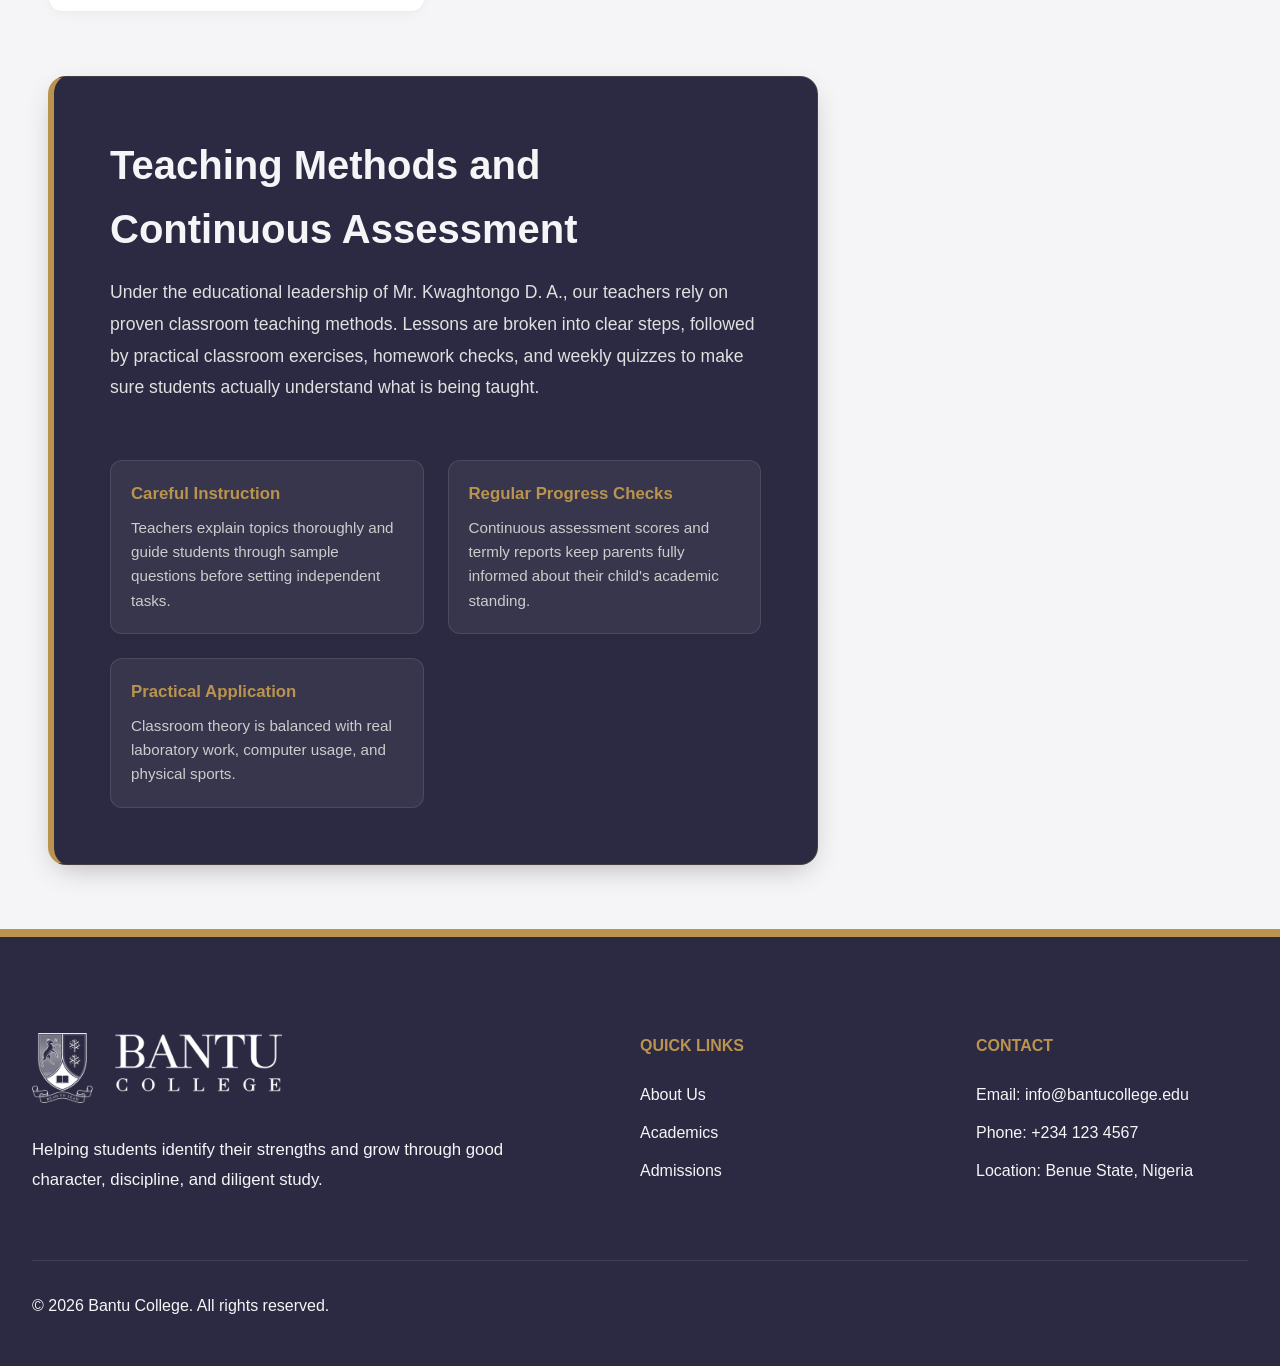
<file: academics.html>
<!DOCTYPE html>
<html lang="en">
<head>
<meta charset="UTF-8">
<meta name="viewport" content="width=device-width, initial-scale=1.0">
<title>Academics and Curriculum | Bantu College</title>
<link rel="stylesheet" href="assets/css/style.css?v=11">

<link rel="canonical" href="https://www.bantucollege.com/academics.html">
<meta name="description" content="View the academic curriculum for Basic 7 and Basic 8 at Bantu College, including our 15 subjects, computer coding, and languages.">
<meta property="og:type" content="website">
<meta property="og:title" content="Academics and Curriculum | Bantu College">
<meta property="og:description" content="Details of subjects, teaching methods, and class offerings for Basic 7 (JSS 1) and Basic 8 (JSS 2).">
<meta property="og:image" content="https://www.bantucollege.com/assets/Bantu%20College%20Crest-01a.png">
<meta property="og:url" content="https://www.bantucollege.com/academics.html">
<meta property="og:site_name" content="Bantu College">
<meta name="twitter:card" content="summary_large_image">
<link rel="icon" type="image/png" href="assets/Bantu%20College%20Crest-02d.png">
<link rel="apple-touch-icon" href="assets/Bantu%20College%20Crest-02d.png">
<script type="application/ld+json">
{
  "@context": "https://schema.org",
  "@type": "EducationalOrganization",
  "name": "Bantu College",
  "description": "Bantu College is a secondary school focused on academic discipline, character formation, and sound foundational learning.",
  "founder": {
    "@type": "Person",
    "name": "Mr. Kwaghtongo Decent Alumun"
  },
  "logo": "https://www.bantucollege.com/assets/Bantu%20College%20Crest-02d.png",
  "url": "https://www.bantucollege.com"
}
</script>
</head>
<body>
<div class="utility-bar">
<div class="container">
<span>Admissions: +234 123 4567</span>
<a href="portal.html" style="color: inherit; text-decoration: none;">Student Portal</a>
</div>
</div>
<header class="site-header">
<div class="container header-inner">
<a href="index.html" class="logo">
<img src="assets/Bantu%20College%20Crest-01a.png" alt="Bantu College">
</a>
<nav class="main-nav">
<ul>
<li><a href="about.html">About</a></li>
<li><a href="academics.html">Academics</a></li>
<li><a href="admissions.html">Admissions</a></li>
</ul>
</nav>
<a href="admissions.html" class="btn-primary">Apply Now</a>
<button class="hamburger" aria-label="Toggle Navigation" aria-expanded="false">
<span class="line"></span><span class="line"></span><span class="line"></span>
</button>
</div>
</header>
<div class="mobile-drawer">
<div class="drawer-header">
<h2 style="color: var(--color-gold); font-family: var(--font-heading); margin-bottom: 0; font-size: 2rem;">Menu</h2>
</div>
<nav class="drawer-nav">
<a href="index.html">Home</a>
<a href="about.html">About Us</a>
<a href="academics.html">Academics</a>
<a href="admissions.html">Admissions</a>
<a href="portal.html">Student Portal</a>
</nav>
<div class="drawer-footer">
<a href="admissions.html" class="btn-primary" style="width: 100%; text-align: center;">Apply Now</a>
</div>
</div>

<section class="banner-break" style="background-image: url('assets/img/library.jpg'); min-height: 45vh;">
<div class="banner-content">
<h1 class="huge-heading blur-text" style="color: var(--color-white); margin-bottom: 0;">Academic Curriculum</h1>
</div>
</section>

<main class="section-padding">
<div class="container page-with-sidebar">
<div class="main-content">
<p class="oversized-lead">Our academic work is planned to give junior secondary students a solid grounding in reading, writing, mathematical computation, scientific experiments, and moral responsibility.</p>

<!-- Classes Offered Section -->
<section id="classes" style="margin-top: 3rem;">
<h2 class="huge-heading" style="font-size: 2.3rem;">Classes Currently Offered</h2>
<p style="font-size: 1.05rem; color: #444;">We are currently enrolling students into our junior secondary classes:</p>

<div class="classes-badge-container">
<div class="class-pill">
<span>Basic 7 (JSS 1)</span>
</div>
<div class="class-pill">
<span>Basic 8 (JSS 2)</span>
</div>
</div>

<div class="requirement-box">
<h4>Entry Requirements</h4>
<p>Applicants must be at least 11 years of age and must have completed middle basic education (Basic 6 or Primary 6) from a recognized primary school.</p>
</div>
</section>

<!-- Curriculum Pillars -->
<section id="pillars" style="margin-top: 4rem;">
<h2 class="huge-heading" style="font-size: 2.3rem;">Curriculum Areas</h2>
<p style="font-size: 1.05rem; color: #444;">Our curriculum is divided into three key learning areas:</p>

<div class="pillars-grid">
<!-- Core Learning -->
<div class="pillar-card spotlight-card">
<h3>Core Learning</h3>
<ul>
<li><strong>Mathematics:</strong> Arithmetic, algebra, geometry, word problems, and logical calculation.</li>
<li><strong>English:</strong> Grammar, comprehension, essay writing, and Nigerian and African literature.</li>
<li><strong>Integrated Science:</strong> Practical introduction to biological, physical, and chemical concepts.</li>
<li><strong>Integrated Humanities:</strong> Nigerian history, African geography, and citizenship education.</li>
</ul>
</div>

<!-- Creative and Active Learning -->
<div class="pillar-card spotlight-card">
<h3>Creative and Active Learning</h3>
<ul>
<li><strong>Fine Art and Design:</strong> Drawing, painting, local crafts, and design fundamentals.</li>
<li><strong>Physical Education:</strong> Athletics, ball games, physical fitness, and health education.</li>
<li><strong>Music:</strong> Basic music theory, voice training, and Nigerian musical traditions.</li>
<li><strong>Coding:</strong> Computer operations, typing, and introductory programming logic.</li>
</ul>
</div>

<!-- Languages and Culture -->
<div class="pillar-card spotlight-card">
<h3>Languages and Culture</h3>
<ul>
<li><strong>PSHE:</strong> Personal, social, and health education covering moral conduct and hygiene.</li>
<li><strong>French:</strong> Basic speaking, listening, and reading in French.</li>
<li><strong>Chinese:</strong> Introduction to Mandarin vocabulary, pronunciation, and writing.</li>
<li><strong>Tiv Language:</strong> Reading, writing, and speaking in Tiv language and cultural appreciation.</li>
</ul>
</div>
</div>
</section>

<!-- 15 Basic Class Subjects -->
<section id="subjects" style="margin-top: 4rem;">
<div style="display: flex; justify-content: space-between; align-items: baseline; flex-wrap: wrap; gap: 1rem;">
<h2 class="huge-heading" style="font-size: 2.3rem; margin-bottom: 0;">Subjects in Basic Classes (JSS)</h2>
<span style="color: var(--color-gold-dark); font-weight: 700; font-size: 0.95rem; text-transform: uppercase;">15 Required Subjects</span>
</div>
<p style="font-size: 1.05rem; color: #444; margin-top: 0.75rem;">All students enrolled in Basic 7 and Basic 8 take lessons in the following 15 subjects according to national guidelines:</p>

<div class="subjects-grid">
<div class="subject-card spotlight-card">
<span class="subject-num">01</span>
<span class="subject-name">English Studies</span>
</div>
<div class="subject-card spotlight-card">
<span class="subject-num">02</span>
<span class="subject-name">Mathematics</span>
</div>
<div class="subject-card spotlight-card">
<span class="subject-num">03</span>
<span class="subject-name">Social and Citizenship Education</span>
</div>
<div class="subject-card spotlight-card">
<span class="subject-num">04</span>
<span class="subject-name">Nigerian History</span>
</div>
<div class="subject-card spotlight-card">
<span class="subject-num">05</span>
<span class="subject-name">Physical and Health Education</span>
</div>
<div class="subject-card spotlight-card">
<span class="subject-num">06</span>
<span class="subject-name">Intermediate Science</span>
</div>
<div class="subject-card spotlight-card">
<span class="subject-num">07</span>
<span class="subject-name">Business Studies</span>
</div>
<div class="subject-card spotlight-card">
<span class="subject-num">08</span>
<span class="subject-name">Pre Vocational Studies</span>
</div>
<div class="subject-card spotlight-card">
<span class="subject-num">09</span>
<span class="subject-name">Cultural and Creative Arts</span>
</div>
<div class="subject-card spotlight-card">
<span class="subject-num">10</span>
<span class="subject-name">Information Technology</span>
</div>
<div class="subject-card spotlight-card">
<span class="subject-num">11</span>
<span class="subject-name">Literature</span>
</div>
<div class="subject-card spotlight-card">
<span class="subject-num">12</span>
<span class="subject-name">Christian Religious Studies (CRS)</span>
</div>
<div class="subject-card spotlight-card">
<span class="subject-num">13</span>
<span class="subject-name">French</span>
</div>
<div class="subject-card spotlight-card">
<span class="subject-num">14</span>
<span class="subject-name">Tiv Language</span>
</div>
<div class="subject-card spotlight-card">
<span class="subject-num">15</span>
<span class="subject-name">Chinese Language</span>
</div>
</div>
</section>

<!-- Teaching Approach -->
<section id="evidence-learning" style="margin-top: 4rem;">
<div class="text-card bg-slate spotlight-card" style="min-height: auto; padding: clamp(2rem, 5vw, 3.5rem); border-radius: 18px; border-left: 6px solid var(--color-gold);">
<h2 style="font-family: var(--font-heading); color: var(--color-white); font-size: clamp(1.8rem, 3.5vw, 2.5rem); margin-bottom: 1rem;">Teaching Methods and Continuous Assessment</h2>
<p style="color: #E0E0E0; font-size: 1.1rem; line-height: 1.8; margin-bottom: 1.5rem;">
Under the educational leadership of Mr. Kwaghtongo D. A., our teachers rely on proven classroom teaching methods. Lessons are broken into clear steps, followed by practical classroom exercises, homework checks, and weekly quizzes to make sure students actually understand what is being taught.
</p>
<div style="display: grid; grid-template-columns: repeat(auto-fit, minmax(220px, 1fr)); gap: 1.5rem; margin-top: 2rem;">
<div style="background: rgba(255,255,255,0.06); padding: 1.25rem; border-radius: 12px; border: 1px solid rgba(255,255,255,0.1);">
<h4 style="color: var(--color-gold); font-size: 1.05rem; margin-bottom: 0.5rem;">Careful Instruction</h4>
<p style="color: #ccc; font-size: 0.95rem; margin: 0;">Teachers explain topics thoroughly and guide students through sample questions before setting independent tasks.</p>
</div>
<div style="background: rgba(255,255,255,0.06); padding: 1.25rem; border-radius: 12px; border: 1px solid rgba(255,255,255,0.1);">
<h4 style="color: var(--color-gold); font-size: 1.05rem; margin-bottom: 0.5rem;">Regular Progress Checks</h4>
<p style="color: #ccc; font-size: 0.95rem; margin: 0;">Continuous assessment scores and termly reports keep parents fully informed about their child's academic standing.</p>
</div>
<div style="background: rgba(255,255,255,0.06); padding: 1.25rem; border-radius: 12px; border: 1px solid rgba(255,255,255,0.1);">
<h4 style="color: var(--color-gold); font-size: 1.05rem; margin-bottom: 0.5rem;">Practical Application</h4>
<p style="color: #ccc; font-size: 0.95rem; margin: 0;">Classroom theory is balanced with real laboratory work, computer usage, and physical sports.</p>
</div>
</div>
</div>
</section>

</div>

<aside class="quick-links-sidebar">
<h3>Academics Menu</h3>
<ul>
<li><a href="#classes">Classes (Basic 7 and 8)</a></li>
<li><a href="#pillars">Curriculum Areas</a></li>
<li><a href="#subjects">15 Subjects List</a></li>
<li><a href="#evidence-learning">Teaching Approach</a></li>
<li><a href="about.html#campus">10 Acre Campus</a></li>
<li><a href="about.html#team">School Administration</a></li>
<li><a href="admissions.html">Admissions Form</a></li>
</ul>

<div style="margin-top: 3rem;">
<h3 style="color: var(--color-white); margin-bottom: 1rem;">Admissions Desk</h3>
<p style="font-size: 0.95rem; margin-bottom: 1.5rem; color: #ccc;">For inquiries about entry examinations and subject requirements, speak with our office.</p>
<a href="admissions.html" class="btn-primary" style="display: block; text-align: center; background: var(--color-white); color: var(--color-red); border: none;">Apply Online</a>
</div>
</aside>
</div>
</main>

<footer class="site-footer">
<div class="container">
<div class="footer-grid">
<div>
<img src="assets/Bantu%20College%20Crest-01c.png" alt="Bantu College" class="footer-logo">
<p style="font-size: 1.05rem; line-height: 1.8;">Helping students identify their strengths and grow through good character, discipline, and diligent study.</p>
</div>
<div class="footer-col">
<h4>Quick Links</h4>
<ul>
<li><a href="about.html">About Us</a></li>
<li><a href="academics.html">Academics</a></li>
<li><a href="admissions.html">Admissions</a></li>
</ul>
</div>
<div class="footer-col">
<h4>Contact</h4>
<ul>
<li>Email: info@bantucollege.edu</li>
<li>Phone: +234 123 4567</li>
<li>Location: Benue State, Nigeria</li>
</ul>
</div>
</div>
<p style="border-top: 1px solid rgba(255,255,255,0.1); padding-top: 2rem;">&copy; 2026 Bantu College. All rights reserved.</p>
</div>
</footer>
<script src="assets/js/main.js?v=5" defer></script>
</body>
</html>
</file>
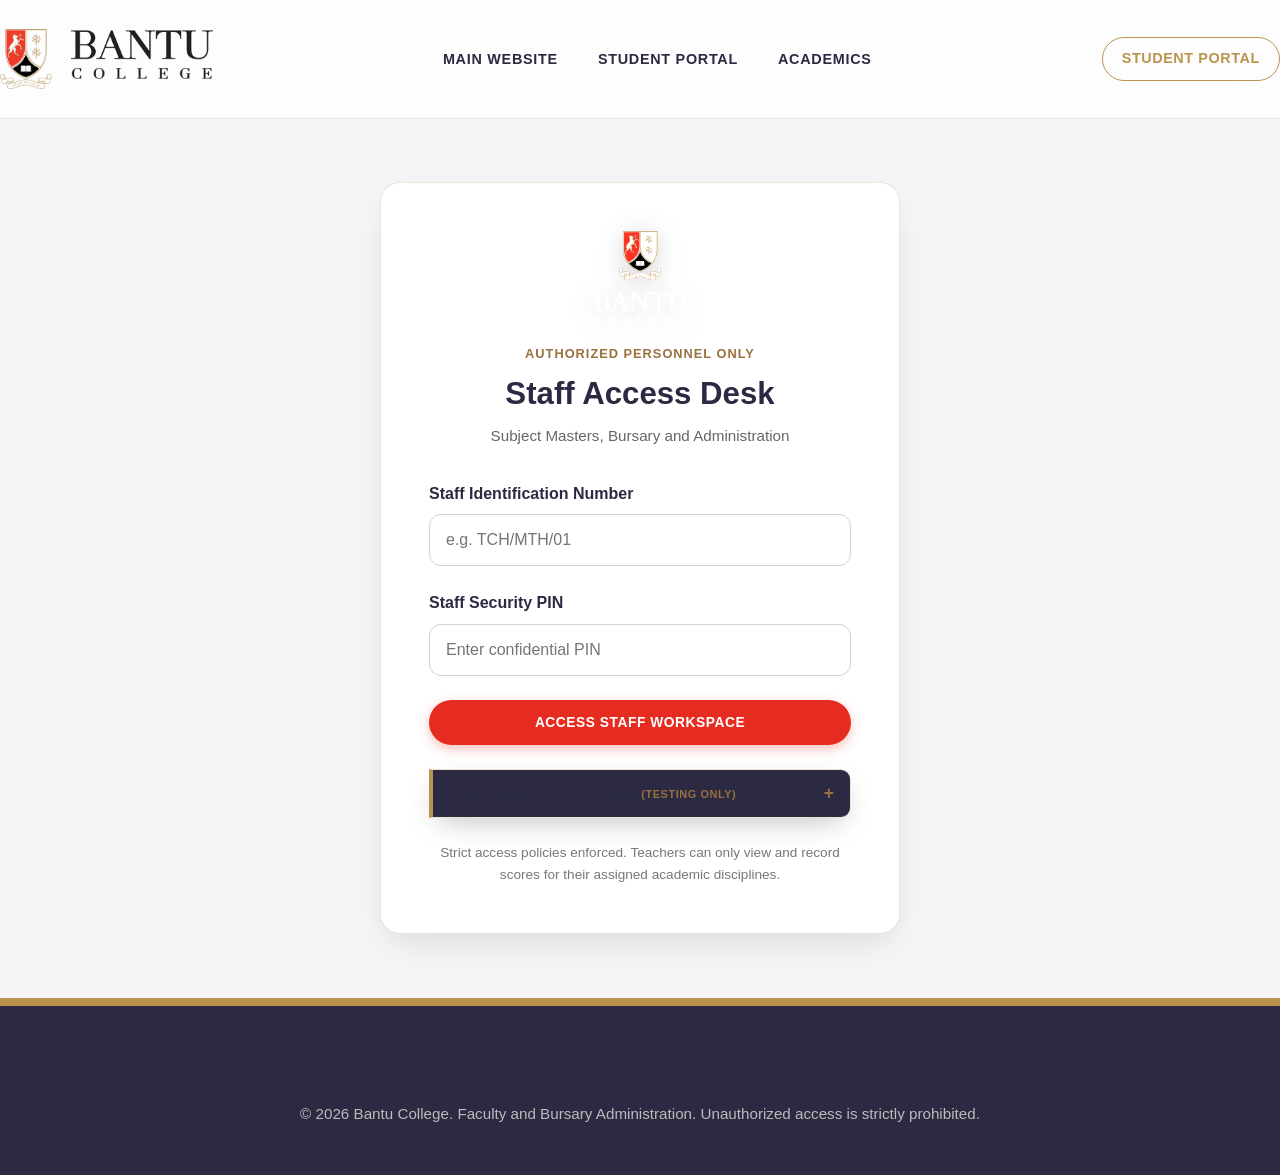
<file: admin-portal.html>
<!DOCTYPE html>
<html lang="en">
<head>
<meta charset="UTF-8">
<meta name="viewport" content="width=device-width, initial-scale=1.0">
<meta name="robots" content="noindex, nofollow">
<title>Faculty and Bursar Desk | Bantu College</title>
<link rel="stylesheet" href="assets/css/style.css?v=11">

<meta name="description" content="Secure faculty grade entry engine and bursary verification desk for Bantu College staff.">
<meta property="og:type" content="website">
<meta property="og:title" content="Faculty and Bursar Desk | Bantu College">
<meta property="og:description" content="Subject restricted teacher grade recording and bursary management for authorized personnel.">
<meta property="og:image" content="https://www.bantucollege.com/assets/Bantu%20College%20Crest-01a.png">
<meta property="og:url" content="https://www.bantucollege.com/admin-portal.html">
<meta property="og:site_name" content="Bantu College">
<meta name="twitter:card" content="summary_large_image">
<link rel="icon" type="image/png" href="assets/Bantu%20College%20Crest-02d.png">
</head>
<body>

<header class="site-header no-print">
<div class="container header-inner">
<a href="index.html" class="logo">
<img src="assets/Bantu%20College%20Crest-01a.png" alt="Bantu College">
</a>
<nav class="main-nav">
<ul>
<li><a href="index.html">Main Website</a></li>
<li><a href="portal.html">Student Portal</a></li>
<li><a href="academics.html">Academics</a></li>
</ul>
</nav>
<a href="portal.html" class="btn-outline" style="padding: 0.6rem 1.2rem; font-size: 0.9rem;">Student Portal</a>
<button class="hamburger" aria-label="Toggle Navigation" aria-expanded="false">
<span class="line"></span><span class="line"></span><span class="line"></span>
</button>
</div>
</header>
<div class="mobile-drawer no-print">
<div class="drawer-header">
<h2 style="color: var(--color-gold); font-family: var(--font-heading); margin-bottom: 0; font-size: 2rem;">Menu</h2>
</div>
<nav class="drawer-nav">
<a href="index.html">Home</a>
<a href="portal.html">Student Portal</a>
<a href="academics.html">Academics</a>
<a href="admissions.html">Admissions</a>
</nav>
<div class="drawer-footer">
<a href="portal.html" class="btn-outline" style="width: 100%; text-align: center;">Student Portal</a>
</div>
</div>

<main class="portal-wrapper">
<div class="container">

<!-- Staff Authentication Gate (Visible by Default) -->
<div id="staffAuthSection" class="no-print">
  <div class="portal-auth-card" style="max-width: 520px;">
    <div class="portal-auth-header">
      <img src="assets/Bantu%20College%20Crest-02d.png" alt="Bantu College Crest" style="width: 95px; margin: 0 auto 1.25rem; display: block; filter: drop-shadow(0 4px 12px rgba(43, 42, 66, 0.18)) contrast(1.1);">
      <span style="font-size: 0.8rem; font-weight: 700; text-transform: uppercase; color: var(--color-gold-dark); letter-spacing: 1px; display: block; margin-bottom: 0.25rem;">Authorized Personnel Only</span>
      <h1 style="font-family: var(--font-heading); font-size: 1.95rem; font-weight: 800; color: var(--color-slate); margin-bottom: 0.35rem;">Staff Access Desk</h1>
      <p style="color: #666; font-size: 0.95rem;">Subject Masters, Bursary and Administration</p>
    </div>

    <form id="staffLoginForm">
      <div class="form-group">
        <label for="staffIdInput">Staff Identification Number</label>
        <input type="text" id="staffIdInput" required placeholder="e.g. TCH/MTH/01" autocomplete="off">
      </div>
      <div class="form-group">
        <label for="staffPinInput">Staff Security PIN</label>
        <input type="password" id="staffPinInput" required placeholder="Enter confidential PIN" autocomplete="off">
      </div>
      <div id="staffErrorMsg" style="display: none; color: var(--color-red); font-size: 0.9rem; margin-bottom: 1rem; font-weight: 600;"></div>
      <button type="submit" class="btn-primary" style="width: 100%; padding: 0.95rem;">Access Staff Workspace</button>
    </form>

    <details class="demo-disclosure">
      <summary>
        <span>Demonstration Faculty Logins<span class="demo-disclosure-hint">&nbsp;(testing only)</span></span>
      </summary>
      <div class="demo-disclosure-body">
        <p>1. Principal: ID: <strong>PRN/EXEC/01</strong> | PIN: <strong>1001</strong> (Full Access: Admissions Intake, Academic Scores, Bursary)</p>
        <p>2. Mathematics Master: ID: <strong>TCH/MTH/01</strong> | PIN: <strong>1122</strong> (Mathematics Only)</p>
        <p>3. English and Literature Master: ID: <strong>TCH/ENG/02</strong> | PIN: <strong>3344</strong> (English and Literature Only)</p>
        <p>4. Science Master: ID: <strong>TCH/SCI/03</strong> | PIN: <strong>5566</strong> (Intermediate Science Only)</p>
        <p>5. Bursar Officer: ID: <strong>BUR/FIN/01</strong> | PIN: <strong>9900</strong> (Bursary Verification Desk and Admissions)</p>
        <p style="font-size: 0.72rem; color: #777; margin-top: 0.6rem;">Evaluation credentials only. Live staff PINs are issued by the registrar and are never displayed.</p>
      </div>
    </details>

    <p style="text-align: center; margin-top: 1.5rem; font-size: 0.85rem; color: #777;">
      Strict access policies enforced. Teachers can only view and record scores for their assigned academic disciplines.
    </p>
  </div>
</div>

<!-- Staff Authenticated Workspace (Hidden by Default) -->
<div id="staffWorkspaceSection" style="display: none;">

  <!-- Active Staff Header -->
  <div style="margin-bottom: 2rem; border-left: 6px solid var(--color-gold); background: var(--color-slate); color: var(--color-white); padding: clamp(1.5rem, 4vw, 2.25rem); border-radius: 20px; display: flex; justify-content: space-between; align-items: center; flex-wrap: wrap; gap: 1.5rem;">
    <div>
      <span style="font-size: 0.8rem; font-weight: 700; text-transform: uppercase; color: var(--color-gold); letter-spacing: 1px;" id="staffActiveRoleLabel">Mathematics Subject Master</span>
      <h1 style="font-family: var(--font-heading); font-size: clamp(1.6rem, 3vw, 2.2rem); margin: 0.25rem 0;" id="staffActiveName">Mr. Kator Agber</h1>
      <p style="color: #ccc; margin: 0; font-size: 0.95rem;">
        Staff ID: <strong style="color: var(--color-gold);" id="staffActiveId">TCH/MTH/01</strong> | Department: <strong style="color: var(--color-gold);" id="staffActiveDept">Department of Mathematics</strong>
      </p>
    </div>
    <div>
      <button id="staffLogoutBtn" class="btn-primary" style="background: var(--color-red); padding: 0.6rem 1.3rem; font-size: 0.9rem;">Sign Out</button>
    </div>
  </div>

  <!-- Role Navigation Tabs -->
  <div class="portal-tab-bar" style="margin-bottom: 2rem;" id="staffTabBar">
    <button class="portal-tab-btn is-active" id="tabBtnTeacher" data-staff-pane="teacherPane">Teacher Grade Entry Engine</button>
    <button class="portal-tab-btn" id="tabBtnBursar" data-staff-pane="bursarPane">Bursary and Transaction Verification</button>
    <button class="portal-tab-btn" id="tabBtnAdmissions" data-staff-pane="admissionsPane">Admissions and Applicant Intake</button>
  </div>

  <!-- Pane 1: Teacher Grade Entry Engine -->
  <div id="teacherPane" class="portal-tab-pane is-active">
    <div class="admin-card">
      
      <div style="display: flex; justify-content: space-between; align-items: flex-start; flex-wrap: wrap; gap: 1rem; margin-bottom: 1.5rem;">
        <div>
          <h2 style="font-family: var(--font-heading); font-size: 1.5rem; color: var(--color-slate); margin: 0;">Authorized Subject Score Submission</h2>
          <p style="color: #666; font-size: 0.95rem; margin-top: 0.25rem;">
            Enter student scores for your assigned academic subjects. Scores must be saved using the save button before they are committed to official report sheets.
          </p>
        </div>
        <div id="saveStatusIndicator" style="background: rgba(34, 197, 94, 0.12); color: #15803d; border: 1px solid rgba(34, 197, 94, 0.3); padding: 0.5rem 1rem; border-radius: 10px; font-size: 0.85rem; font-weight: 700;">
          Status: All Changes Committed
        </div>
      </div>

      <!-- Controls -->
      <div style="display: grid; grid-template-columns: repeat(auto-fit, minmax(220px, 1fr)); gap: 1.25rem; margin-bottom: 1.5rem; background: rgba(0,0,0,0.02); padding: 1.25rem; border-radius: 14px;">
        <div class="form-group" style="margin-bottom: 0;">
          <label for="adminClassSelect">Assigned Class Arm</label>
          <select id="adminClassSelect" onchange="loadSubjectScoresForClass()">
            <option value="Basic 7A">Basic 7A (JSS 1A)</option>
            <option value="Basic 7B">Basic 7B (JSS 1B)</option>
            <option value="Basic 8A">Basic 8A (JSS 2A)</option>
            <option value="Basic 8B">Basic 8B (JSS 2B)</option>
            <option value="Basic 7">All Basic 7 Cohort</option>
            <option value="Basic 8">All Basic 8 Cohort</option>
          </select>
        </div>
        <div class="form-group" style="margin-bottom: 0;">
          <label for="adminSubjectSelect">Permitted Subject (Restricted by Role)</label>
          <select id="adminSubjectSelect" onchange="loadSubjectScoresForClass()">
            <!-- Populated dynamically based on logged in teacher credentials -->
          </select>
        </div>
      </div>

      <!-- Live Calculation Engine Stats Strip -->
      <div class="admin-stats-strip">
        <div class="admin-stat-box">
          <span>Class Highest Score</span>
          <strong id="statHighestScore">0.00</strong>
        </div>
        <div class="admin-stat-box">
          <span>Class Lowest Score</span>
          <strong id="statLowestScore">0.00</strong>
        </div>
        <div class="admin-stat-box">
          <span>Class Subject Average</span>
          <strong id="statSubjectAverage">0.00</strong>
        </div>
        <div class="admin-stat-box">
          <span>Official Grading Scale</span>
          <strong style="font-size: 0.95rem; color: var(--color-gold-dark); margin-top: 0.35rem;">A: 80+, B2: 75+, B3: 70+, C: 60+, F: 0+</strong>
        </div>
      </div>

      <!-- Score Input Table -->
      <div class="table-responsive">
        <table class="portal-data-table">
          <thead>
            <tr>
              <th>Student Name</th>
              <th>Admission No</th>
              <th style="width: 140px; text-align: center;">Continuous Assessment (40)</th>
              <th style="width: 140px; text-align: center;">Terminal Exam (60)</th>
              <th style="text-align: center;">Total Score (100)</th>
              <th style="text-align: center;">Grade</th>
              <th>Calculated Remark</th>
              <th style="text-align: center;">State</th>
            </tr>
          </thead>
          <tbody id="adminScoreTableBody">
            <!-- Populated by JavaScript -->
          </tbody>
        </table>
      </div>

      <!-- Mandatory Save Action Bar -->
      <div style="background: rgba(43, 42, 66, 0.04); padding: 1.25rem 1.5rem; border-radius: 14px; display: flex; justify-content: space-between; align-items: center; flex-wrap: wrap; gap: 1rem; margin-top: 1.5rem;">
        <div>
          <strong style="color: var(--color-slate); font-size: 0.95rem; display: block;">Mandatory Score Confirmation:</strong>
          <span style="font-size: 0.85rem; color: #555;">All entered Continuous Assessment and Exam scores must be officially verified and committed using the button.</span>
        </div>
        <button id="commitScoresBtn" class="btn-primary" style="padding: 0.85rem 1.8rem; font-size: 0.95rem;" onclick="commitClassScores()">
          Save Class Scores
        </button>
      </div>

    </div>
  </div>

  <!-- Pane 2: Bursary and Transaction Verification -->
  <div id="bursarPane" class="portal-tab-pane">
    <div class="admin-card">
      
      <div style="margin-bottom: 1.5rem;">
        <h2 style="font-family: var(--font-heading); font-size: 1.5rem; color: var(--color-slate); margin: 0;">Bursary Transaction Verification Desk</h2>
        <p style="color: #666; font-size: 0.95rem; margin-top: 0.25rem;">
          Verify incoming bank deposits, reconcile student ledgers against the annual session fee, and record clearances.
        </p>
      </div>

      <!-- Automated Verification Assistant Box -->
      <div style="background: rgba(43, 42, 66, 0.04); border-left: 5px solid var(--color-gold); border-radius: 0 14px 14px 0; padding: 1.5rem; margin-bottom: 2rem;">
        <h3 style="font-family: var(--font-heading); font-size: 1.25rem; color: var(--color-slate); margin: 0 0 0.5rem 0;">Automated Bursary Verification Assistant</h3>
        <p style="font-size: 0.95rem; color: #444; line-height: 1.6; margin: 0 0 1rem 0;">
          The bursary assistant validates bank narrative reference codes, calculates payments against the approved <strong>&#8358;450,000.00</strong> annual session tuition, and marks student ledgers as Cleared immediately upon verification.
        </p>
        <div style="display: flex; gap: 1rem; flex-wrap: wrap;">
          <span class="portal-badge portal-badge-green" style="font-size: 0.85rem; padding: 0.45rem 1rem;">Verification Engine: Operational</span>
          <span class="portal-badge portal-badge-gold" style="font-size: 0.85rem; padding: 0.45rem 1rem;" id="bursarTotalVerifiedStat">Total Verified: Loading...</span>
        </div>
      </div>

      <!-- Paystack Gateway Readiness Box -->
      <div style="background: rgba(34, 197, 94, 0.08); border: 1px solid rgba(34, 197, 94, 0.25); border-radius: 14px; padding: 1.25rem 1.5rem; margin-bottom: 2rem; display: flex; justify-content: space-between; align-items: center; flex-wrap: wrap; gap: 1rem;">
        <div>
          <h4 style="font-family: var(--font-heading); color: #15803d; margin: 0 0 0.25rem 0; font-size: 1.1rem;">Paystack Online Gateway Readiness</h4>
          <p style="font-size: 0.9rem; color: #444; margin: 0;">
            Direct debit card, bank transfer, and USSD payments can be enabled for parents with instant auto verification.
          </p>
        </div>
        <button class="btn-outline" style="border-color: #15803d; color: #15803d; font-size: 0.85rem; padding: 0.55rem 1.1rem;" onclick="bcInfo('Paystack Gateway configuration is ready for live API keys.', { title: 'Paystack Gateway' })">Configure Gateway</button>
      </div>

      <!-- Transactions Table -->
      <h3 style="font-family: var(--font-heading); font-size: 1.2rem; color: var(--color-slate); margin-bottom: 1rem;">Student Fee Payment Transactions</h3>
      <div class="table-responsive">
        <table class="portal-data-table">
          <thead>
            <tr>
              <th>Date</th>
              <th>Student Name</th>
              <th>Admission No</th>
              <th>Session Tuition</th>
              <th>Amount Paid</th>
              <th>Outstanding</th>
              <th>Bank Reference</th>
              <th>Verification Action</th>
            </tr>
          </thead>
          <tbody id="bursarTableBody">
            <!-- Injected via JavaScript from unified database -->
          </tbody>
        </table>
      </div>

    </div>
  </div>

  <!-- Pane 3: Admissions and Applicant Intake -->
  <div id="admissionsPane" class="portal-tab-pane">
    <div class="admin-card">
      
      <div style="display: flex; justify-content: space-between; align-items: center; flex-wrap: wrap; gap: 1rem; margin-bottom: 1.5rem;">
        <div>
          <h2 style="font-family: var(--font-heading); font-size: 1.5rem; color: var(--color-slate); margin: 0;">Online Admissions Intake Desk</h2>
          <p style="color: #666; font-size: 0.95rem; margin-top: 0.25rem;">
            Review incoming scholar registrations, manage screening interview statuses, and grant offers of admission.
          </p>
        </div>
        <div>
          <span class="portal-badge portal-badge-green" id="admissionsCountBadge" style="font-size: 0.85rem; padding: 0.45rem 1rem;">Total Applicants: Loading...</span>
        </div>
      </div>

      <!-- Admissions Email Dispatch Notice Box -->
      <div style="background: rgba(43, 42, 66, 0.04); border-left: 5px solid var(--color-gold); border-radius: 0 14px 14px 0; padding: 1.25rem 1.5rem; margin-bottom: 1.5rem;">
        <div style="display: flex; justify-content: space-between; align-items: center; flex-wrap: wrap; gap: 0.75rem;">
          <div>
            <h3 style="font-family: var(--font-heading); font-size: 1.15rem; color: var(--color-slate); margin: 0 0 0.25rem 0;">Automated Offer Dispatch & Email Notification Engine</h3>
            <p style="font-size: 0.9rem; color: #444; margin: 0;">
              Official Sender: <strong style="color: var(--color-gold-dark);">admissions@bantucollege.edu</strong> &bull; Granting an offer provisions student portal credentials and automatically transmits the official provisional admission letter to the applicant email.
            </p>
          </div>
          <span class="portal-badge portal-badge-green" style="font-size: 0.8rem; padding: 0.4rem 0.85rem;">Mail Engine: Active</span>
        </div>
      </div>

      <!-- Admissions Class Filtering & Sorting Controls -->
      <div style="background: #ffffff; border: 1px solid rgba(0,0,0,0.08); border-radius: 14px; padding: 1.25rem 1.5rem; margin-bottom: 1.5rem; box-shadow: 0 2px 8px rgba(0,0,0,0.02);">
        
        <div style="display: flex; justify-content: space-between; align-items: center; flex-wrap: wrap; gap: 0.75rem; margin-bottom: 1rem;">
          <strong style="color: var(--color-slate); font-size: 0.9rem; text-transform: uppercase; letter-spacing: 0.5px;">Intake Registry by Class Stream:</strong>
          <span style="font-size: 0.8rem; color: #666;">Click any class pill to isolate candidate cohort</span>
        </div>

        <!-- Class Stream Filter Pills -->
        <div id="admissionsClassPillsContainer" style="display: flex; gap: 0.5rem; flex-wrap: wrap; margin-bottom: 1.25rem;">
          <!-- Populated via JavaScript dynamically -->
        </div>

        <div style="display: grid; grid-template-columns: repeat(auto-fit, minmax(210px, 1fr)); gap: 1rem; border-top: 1px solid rgba(0,0,0,0.06); padding-top: 1rem;">
          <div class="form-group" style="margin-bottom: 0;">
            <label for="admissionsClassSelect" style="font-size: 0.82rem; font-weight: 700; color: var(--color-slate); margin-bottom: 0.35rem; display: block;">Filter by Class Arm</label>
            <select id="admissionsClassSelect" onchange="onAdmissionsClassDropdownChange()" style="width: 100%; padding: 0.55rem 0.85rem; border-radius: 8px; border: 1px solid #ccc; font-size: 0.88rem; background: #fafafa;">
              <option value="ALL">All Class Arms (Full Registry)</option>
              <option value="Basic 7A">Basic 7A (JSS 1A)</option>
              <option value="Basic 7B">Basic 7B (JSS 1B)</option>
              <option value="Basic 8A">Basic 8A (JSS 2A)</option>
              <option value="Basic 8B">Basic 8B (JSS 2B)</option>
              <option value="Basic 9A">Basic 9A (JSS 3A)</option>
              <option value="Basic 9B">Basic 9B (JSS 3B)</option>
            </select>
          </div>
          <div class="form-group" style="margin-bottom: 0;">
            <label for="admissionsSortSelect" style="font-size: 0.82rem; font-weight: 700; color: var(--color-slate); margin-bottom: 0.35rem; display: block;">Sort Order</label>
            <select id="admissionsSortSelect" onchange="renderAdmissionsTable()" style="width: 100%; padding: 0.55rem 0.85rem; border-radius: 8px; border: 1px solid #ccc; font-size: 0.88rem; background: #fafafa;">
              <option value="class-asc" selected>Sort by Class (Basic 7A &rarr; 7B &rarr; 8A &rarr; 8B)</option>
              <option value="class-desc">Sort by Class (Reverse Order)</option>
              <option value="date-desc">Application Date (Newest First)</option>
              <option value="date-asc">Application Date (Oldest First)</option>
              <option value="name-asc">Candidate Name (Alphabetical A to Z)</option>
              <option value="status-asc">Status</option>
            </select>
          </div>
          <div class="form-group" style="margin-bottom: 0;">
            <label for="admissionsStatusSelect" style="font-size: 0.82rem; font-weight: 700; color: var(--color-slate); margin-bottom: 0.35rem; display: block;">Filter by Status</label>
            <select id="admissionsStatusSelect" onchange="renderAdmissionsTable()" style="width: 100%; padding: 0.55rem 0.85rem; border-radius: 8px; border: 1px solid #ccc; font-size: 0.88rem; background: #fafafa;">
              <option value="ALL">All Statuses</option>
              <option value="Exam Scheduled">Exam Scheduled</option>
              <option value="Exam Completed">Exam Completed (Scored)</option>
              <option value="Offer Granted">Offer Granted (Admitted)</option>
              <option value="Admitted on Probation">Admitted on Probation</option>
              <option value="Admission Declined">Admission Declined</option>
            </select>
          </div>
        </div>

      </div>

      <div class="table-responsive">
        <table class="portal-data-table admissions-desk-table">
          <thead>
            <tr>
              <th style="width: 80px;">Date</th>
              <th style="width: 110px;">Reference</th>
              <th>Candidate</th>
              <th style="width: 80px;">Stream</th>
              <th style="width: 115px;">Exam Score</th>
              <th style="width: 105px;">Status</th>
              <th style="width: 120px;">Email Log</th>
              <th style="width: 255px; text-align: center;">Administrative Decision</th>
            </tr>
          </thead>
          <tbody id="admissionsTableBody">
            <!-- Populated via JavaScript from unified database -->
          </tbody>
        </table>
      </div>

    </div>
  </div>

  <!-- Admission Offer & Dispatch Letter Modal -->
  <div id="admissionOfferModal" class="portal-modal-overlay">
    <div class="portal-modal-card" style="width: 95%; max-width: 760px; padding: clamp(1.2rem, 3vw, 2rem); box-sizing: border-box; overflow-x: hidden;">
      
      <div class="no-print" style="display: flex; justify-content: space-between; align-items: center; margin-bottom: 0.75rem;">
        <div id="modalDocSwitcher" style="display: flex; gap: 0.4rem;">
          <!-- Dynamically populated document switchers -->
        </div>
        <button type="button" onclick="closeOfferModal()" style="background: none; border: none; font-size: 1.5rem; cursor: pointer; color: #666;">&times;</button>
      </div>

      <!-- Email Dispatch Transmission Banner -->
      <div id="modalEmailBanner" class="no-print" style="background: rgba(34, 197, 94, 0.1); border: 1px solid rgba(34, 197, 94, 0.3); border-radius: 12px; padding: 1rem 1.25rem; margin-bottom: 1.25rem;">
        <div style="display: flex; justify-content: space-between; align-items: center; margin-bottom: 0.5rem; flex-wrap: wrap; gap: 0.5rem;">
          <span style="font-size: 0.85rem; font-weight: 700; color: #15803d; text-transform: uppercase;" id="offerEmailStatusText">Automated Email Dispatched</span>
          <span style="font-size: 0.8rem; color: #555;" id="offerEmailTimestamp">29 Oct 2026</span>
        </div>
        <div style="font-size: 0.85rem; color: #333; line-height: 1.5;">
          <div><strong>From:</strong> Bantu College Admissions Desk &lt;<span id="offerSenderEmail">admissions@bantucollege.edu</span>&gt;</div>
          <div><strong>To:</strong> <span id="offerRecipientEmail">guardian@email.com</span></div>
          <div><strong>Subject:</strong> <span style="font-weight: 600;" id="offerEmailSubject">OFFICIAL DECISION NOTICE: Bantu College</span></div>
        </div>
      </div>

      <!-- Assigned Class Arm Adjustment Bar -->
      <div id="modalStreamAdjustmentBar" class="no-print" style="display: flex; justify-content: space-between; align-items: center; background: rgba(43, 42, 66, 0.04); border: 1px solid rgba(186, 147, 79, 0.25); padding: 0.65rem 1rem; border-radius: 10px; margin-bottom: 1.25rem; font-size: 0.85rem;">
        <div>Assigned Class Stream: <strong id="modalClassCurrentBadge" style="color: var(--color-slate); font-weight: 700;">Basic 7A</strong></div>
        <div style="display: flex; align-items: center; gap: 0.5rem;">
          <label for="modalClassArmSelect" style="font-size: 0.8rem; font-weight: 600; color: #555;">Reassign Stream:</label>
          <select id="modalClassArmSelect" class="portal-select-compact" onchange="reassignModalApplicantClass(this.value)" style="height: 30px; font-size: 0.8rem;">
            <option value="Basic 7A">Basic 7A (JSS 1A)</option>
            <option value="Basic 7B">Basic 7B (JSS 1B)</option>
            <option value="Basic 8A">Basic 8A (JSS 2A)</option>
            <option value="Basic 8B">Basic 8B (JSS 2B)</option>
            <option value="Basic 9A">Basic 9A (JSS 3A)</option>
            <option value="Basic 9B">Basic 9B (JSS 3B)</option>
            <option value="SS 1A">SS 1A (Senior Sec 1A)</option>
            <option value="SS 1B">SS 1B (Senior Sec 1B)</option>
            <option value="SS 2A">SS 2A (Senior Sec 2A)</option>
            <option value="SS 2B">SS 2B (Senior Sec 2B)</option>
            <option value="SS 3A">SS 3A (Senior Sec 3A)</option>
            <option value="SS 3B">SS 3B (Senior Sec 3B)</option>
          </select>
        </div>
      </div>

      <!-- Printable Official Admission Letter Content -->
      <div id="admissionLetterPrintContent" style="background: #ffffff; border: 1px solid rgba(0,0,0,0.12); border-radius: 14px; padding: clamp(1rem, 2.5vw, 1.75rem); box-shadow: 0 4px 14px rgba(0,0,0,0.04); box-sizing: border-box; width: 100%; word-break: break-word; overflow-x: hidden;">
        
        <!-- Letterhead Header -->
        <div style="text-align: center; border-bottom: 2px solid var(--color-slate); padding-bottom: 0.75rem; margin-bottom: 1rem;">
          <img src="assets/Bantu%20College%20Crest-01a.png" alt="Bantu College" style="max-height: 52px; margin: 0 auto 0.35rem;">
          <h2 style="font-family: Georgia, serif; font-size: 1.35rem; color: var(--color-slate); margin: 0; text-transform: uppercase;">Bantu College, Benue State</h2>
          <p style="font-size: 0.85rem; color: #555; margin: 0.15rem 0;">Office of the Principal and Registry &bull; Motto: Read to Lead</p>
          <span id="letterDocBadge" style="display: inline-block; background: var(--color-slate); color: var(--color-gold); font-size: 0.75rem; font-weight: 700; padding: 0.25rem 0.85rem; border-radius: 4px; margin-top: 0.35rem; letter-spacing: 1px; text-transform: uppercase;">Provisional Offer of Admission</span>
        </div>

        <!-- Letter Meta -->
        <div style="display: flex; justify-content: space-between; font-size: 0.85rem; margin-bottom: 1rem; color: #555;">
          <div>Reference: <strong style="font-family: monospace; color: var(--color-slate);" id="letterAppRef">BC/ADM/2026/001</strong></div>
          <div>Date of Issue: <strong id="letterDate">29 Oct 2026</strong></div>
        </div>

        <div style="font-size: 0.9rem; margin-bottom: 1rem; color: #333; line-height: 1.4;">
          <div>To: <strong id="letterGuardianName">Guardian Name</strong></div>
          <div>Parent/Guardian of: <strong id="letterCandidateName" style="color: var(--color-slate);">Candidate Name</strong></div>
        </div>

        <!-- Formal Body Heading -->
        <h3 style="font-family: Georgia, serif; font-size: 1.05rem; color: var(--color-red); margin-bottom: 0.75rem; text-transform: uppercase;" id="letterHeading">
          Provisional Offer of Admission into Basic 7A &bull; 2026/2027 Academic Session
        </h3>

        <!-- Dynamic Letter Body Content -->
        <div id="letterDynamicBody" style="font-size: 0.85rem; color: #333; line-height: 1.6; text-align: justify; margin-bottom: 1rem;">
          <!-- Injected dynamically based on letter type -->
        </div>

        <!-- Provisioned Credentials Callout (Full Offer & Probation) -->
        <div id="letterCredentialsBox" style="background: rgba(43, 42, 66, 0.04); border: 1px solid rgba(186, 147, 79, 0.35); border-radius: 10px; padding: 0.85rem 1.15rem; margin-bottom: 1rem; font-size: 0.85rem;">
          <strong style="color: var(--color-slate); display: block; margin-bottom: 0.35rem; text-transform: uppercase; font-size: 0.8rem; letter-spacing: 0.5px;">Official Provisioned Student Portal Credentials:</strong>
          <div style="display: grid; grid-template-columns: repeat(auto-fit, minmax(200px, 1fr)); gap: 0.5rem;">
            <div>Assigned Admission No: <strong style="font-family: monospace; color: var(--color-red); font-size: 0.95rem;" id="letterStudentId">BC/2026/026</strong></div>
            <div>Confidential Access PIN: <strong style="font-family: monospace; color: var(--color-slate); font-size: 0.95rem;" id="letterPortalPin">1234</strong></div>
            <div style="grid-column: span 2;">Student Portal Access URL: <strong style="color: var(--color-gold-dark);">www.bantucollege.com/portal.html</strong></div>
          </div>
        </div>

        <!-- Instructions Box -->
        <div id="letterInstructionsBox" style="font-size: 0.82rem; color: #444; line-height: 1.5; margin-bottom: 1.25rem;">
          <!-- Injected dynamically based on letter type -->
        </div>

        <!-- Signature Strip -->
        <div style="display: flex; justify-content: space-between; align-items: flex-end; padding-top: 0.75rem; border-top: 1px solid rgba(0,0,0,0.12);">
          <div style="text-align: center; width: 170px;">
            <strong style="color: var(--color-slate); font-size: 0.85rem; display: block;">Mr. Kwaghtongo D. A.</strong>
            <span style="font-size: 0.75rem; color: #777;">Principal & Head of School</span>
          </div>
          <div id="letterDigitalStamp" class="bursary-digital-stamp" style="font-size: 0.7rem; padding: 0.35rem 0.7rem;">
            Bantu College Registry<br>
            <span style="font-size: 0.65rem;">Officially Admitted</span>
          </div>
        </div>

      </div>

      <!-- Modal Actions -->
      <div class="no-print" style="display: flex; justify-content: flex-end; gap: 0.75rem; margin-top: 1.5rem;">
        <button type="button" onclick="closeOfferModal()" class="btn-outline" style="padding: 0.65rem 1.3rem;">Close</button>
        <button type="button" onclick="printAdmissionLetterDirectly()" class="btn-primary" style="padding: 0.65rem 1.5rem;" id="modalPrintBtn">Print Official Document (PDF)</button>
      </div>

    </div>
  </div>

  <!-- Candidate Complete Dossier Modal -->
  <div id="candidateDossierModal" class="portal-modal-overlay">
    <div class="portal-modal-card candidate-dossier-card" style="padding: clamp(1.25rem, 3vw, 2rem);">
      
      <div style="display: flex; justify-content: space-between; align-items: flex-start; border-bottom: 2px solid var(--color-gold); padding-bottom: 0.85rem; margin-bottom: 1.25rem;">
        <div>
          <span style="font-size: 0.75rem; font-weight: 700; text-transform: uppercase; color: var(--color-gold-dark); letter-spacing: 0.5px;">Bantu College Admissions Registry &bull; Candidate Dossier</span>
          <h2 style="font-family: var(--font-heading); font-size: 1.5rem; color: var(--color-slate); margin: 0.2rem 0;" id="dossierCandidateName">Msughter Tyover</h2>
          <div style="display: flex; gap: 0.5rem; align-items: center; flex-wrap: wrap;">
            <span style="font-family: monospace; font-size: 0.85rem; font-weight: 700; color: #555;" id="dossierAppRef">BC/ADM/2026/001</span>
            <span class="portal-badge portal-badge-gold" id="dossierStreamBadge">Basic 7A</span>
            <span class="portal-badge" id="dossierStatusBadge">Offer Granted</span>
          </div>
        </div>
        <button type="button" onclick="closeCandidateDossier()" style="background: none; border: none; font-size: 1.6rem; cursor: pointer; color: #666; line-height: 1;">&times;</button>
      </div>

      <!-- Dossier Section 1: Scholastic Biodata -->
      <div style="background: rgba(43, 42, 66, 0.03); border: 1px solid rgba(0, 0, 0, 0.06); border-radius: 12px; padding: 1rem 1.25rem; margin-bottom: 1rem;">
        <strong style="color: var(--color-slate); display: block; font-size: 0.82rem; text-transform: uppercase; letter-spacing: 0.5px; margin-bottom: 0.65rem;">
          1. Candidate Personal & Scholastic Biodata
        </strong>
        <div class="dossier-grid">
          <div class="dossier-item"><span>Gender / Sex</span><strong id="dossierGender">Male</strong></div>
          <div class="dossier-item"><span>Date of Birth</span><strong id="dossierDob">18 May 2014</strong></div>
          <div class="dossier-item"><span>Application Date</span><strong id="dossierDate">12 Oct 2026</strong></div>
          <div class="dossier-item" style="grid-column: span 2;"><span>Primary School Completed</span><strong id="dossierPrevSchool">St. Thomas Primary School, Makurdi</strong></div>
        </div>
      </div>

      <!-- Dossier Section 2: Origin & Residential Location -->
      <div style="background: rgba(43, 42, 66, 0.03); border: 1px solid rgba(0, 0, 0, 0.06); border-radius: 12px; padding: 1rem 1.25rem; margin-bottom: 1rem;">
        <strong style="color: var(--color-slate); display: block; font-size: 0.82rem; text-transform: uppercase; letter-spacing: 0.5px; margin-bottom: 0.65rem;">
          2. Geographic Origin & Residential Address
        </strong>
        <div class="dossier-grid">
          <div class="dossier-item"><span>Nationality</span><strong id="dossierNationality">Nigerian</strong></div>
          <div class="dossier-item"><span>State of Origin</span><strong id="dossierState">Benue State</strong></div>
          <div class="dossier-item"><span>Local Government Area (LGA)</span><strong id="dossierLga">Gwer East</strong></div>
          <div class="dossier-item"><span>Residential City / Town</span><strong id="dossierCity">Makurdi</strong></div>
          <div class="dossier-item" style="grid-column: span 2;"><span>Full Street Address</span><strong id="dossierAddress">Plot 14, Kashim Ibrahim Way, Old GRA, Makurdi</strong></div>
        </div>
      </div>

      <!-- Dossier Section 3: Parent & Guardian Details -->
      <div style="background: rgba(43, 42, 66, 0.03); border: 1px solid rgba(0, 0, 0, 0.06); border-radius: 12px; padding: 1rem 1.25rem; margin-bottom: 1rem;">
        <strong style="color: var(--color-slate); display: block; font-size: 0.82rem; text-transform: uppercase; letter-spacing: 0.5px; margin-bottom: 0.65rem;">
          3. Parent & Legal Guardian Credentials
        </strong>
        <div class="dossier-grid">
          <div class="dossier-item"><span>Guardian Full Name</span><strong id="dossierGuardianName">Engr. S. Tyover</strong></div>
          <div class="dossier-item"><span>Relationship</span><strong id="dossierRelationship">Father</strong></div>
          <div class="dossier-item"><span>Primary Telephone</span><strong id="dossierPhone">+234 803 214 5590</strong></div>
          <div class="dossier-item"><span>Alternate Phone / WhatsApp</span><strong id="dossierAltPhone">+234 802 331 4420</strong></div>
          <div class="dossier-item" style="grid-column: span 2;"><span>Official Email Address</span><strong id="dossierEmail">s.tyover@gmail.com</strong></div>
        </div>
      </div>

      <!-- Dossier Section 4: Health Profile & Medical Safeguards -->
      <div style="background: rgba(43, 42, 66, 0.03); border: 1px solid rgba(0, 0, 0, 0.06); border-radius: 12px; padding: 1rem 1.25rem; margin-bottom: 1rem;">
        <strong style="color: var(--color-slate); display: block; font-size: 0.82rem; text-transform: uppercase; letter-spacing: 0.5px; margin-bottom: 0.65rem;">
          4. Health Profile, Clinical Vitals & Medical Safeguards
        </strong>
        <div class="dossier-grid">
          <div class="dossier-item"><span>Blood Group</span><strong id="dossierBloodGroup" style="color: #15803d;">O+</strong></div>
          <div class="dossier-item"><span>Genotype</span><strong id="dossierGenotype" style="color: #15803d;">AA</strong></div>
          <div class="dossier-item"><span>Emergency Medical Contact</span><strong id="dossierEmergencyContact">Mrs. V. Tyover (+234 803 214 5591)</strong></div>
          <div class="dossier-item"><span>Medical Fitness Document</span><div id="dossierMedicalDocSlot"><strong style="color: #555;">Pending Physical Submission</strong></div></div>
          <div class="dossier-item" style="grid-column: span 2;"><span>Known Allergies / Pre Existing Medical Conditions</span><strong id="dossierAllergies">None reported.</strong></div>
        </div>
      </div>

      <!-- Dossier Section 5: Screening & Intake History -->
      <div style="background: rgba(43, 42, 66, 0.03); border: 1px solid rgba(0, 0, 0, 0.06); border-radius: 12px; padding: 1rem 1.25rem; margin-bottom: 1.25rem;">
        <strong style="color: var(--color-slate); display: block; font-size: 0.82rem; text-transform: uppercase; letter-spacing: 0.5px; margin-bottom: 0.65rem;">
          5. Entrance Screening Assessment & Mail History
        </strong>
        <div class="dossier-grid">
          <div class="dossier-item"><span>Entrance Screening Score</span><strong id="dossierScore">84.5%</strong></div>
          <div class="dossier-item"><span>Screening Verdict</span><strong id="dossierVerdict">Satisfactory (High Merit)</strong></div>
          <div class="dossier-item" style="grid-column: span 2;"><span>Transmitted Communications</span><div id="dossierMailLog" style="display: flex; gap: 0.35rem; flex-wrap: wrap; margin-top: 4px;"></div></div>
        </div>
      </div>

      <!-- Dossier Actions Footer -->
      <div style="display: flex; justify-content: space-between; align-items: center; flex-wrap: wrap; gap: 0.75rem; border-top: 1px solid rgba(0,0,0,0.08); padding-top: 1rem;">
        <div id="dossierQuickDecisionSlot" style="display: flex; gap: 0.4rem; align-items: center;">
          <!-- Populated dynamically -->
        </div>
        <div>
          <button type="button" onclick="closeCandidateDossier()" class="btn-outline" style="padding: 0.5rem 1.2rem; font-size: 0.85rem;">Close Dossier</button>
        </div>
      </div>

    </div>
  </div>

</div>

</div>
</main>

<footer class="site-footer no-print">
<div class="container">
<p style="text-align: center; font-size: 0.95rem; color: #bbb;">
&copy; 2026 Bantu College. Faculty and Bursary Administration. Unauthorized access is strictly prohibited.
</p>
</div>
</footer>

<script src="assets/js/bantu-db.js?v=11"></script>
<script src="assets/js/bc-ui.js?v=1"></script>
<script>
// Staff Credentials and Role Based Subject Mapping
const staffAccounts = {
  "PRN/EXEC/01": {
    pin: "1001",
    name: "Mr. Kwaghtongo D. A.",
    role: "Principal and Head of School",
    department: "Office of the Principal",
    isTeacher: true,
    isBursar: true,
    isPrincipal: true,
    allowedSubjects: ["English Studies", "Mathematics", "Intermediate Science", "Nigerian History", "Social and Citizenship Education"]
  },
  "TCH/MTH/01": {
    pin: "1122",
    name: "Mr. Kator Agber",
    role: "Mathematics Subject Master",
    department: "Department of Mathematics",
    isTeacher: true,
    isBursar: false,
    allowedSubjects: ["Mathematics"]
  },
  "TCH/ENG/02": {
    pin: "3344",
    name: "Mrs. Mwuese Iorbee",
    role: "English and Literacy Master",
    department: "Department of Languages and Literacy",
    isTeacher: true,
    isBursar: false,
    allowedSubjects: ["English Studies", "Literature"]
  },
  "TCH/SCI/03": {
    pin: "5566",
    name: "Mr. Terkula Chia",
    role: "Natural Sciences Master",
    department: "Department of Natural Sciences",
    isTeacher: true,
    isBursar: false,
    allowedSubjects: ["Intermediate Science"]
  },
  "BUR/FIN/01": {
    pin: "9900",
    name: "Mrs. Doose Tyowua",
    role: "Bursar and Accounts Officer",
    department: "Bursary and Financial Services",
    isTeacher: false,
    isBursar: true,
    allowedSubjects: []
  }
};

let currentLoggedInStaff = null;
let hasUnsavedScoreChanges = false;
let currentStagedScores = [];

// Staff Login Form Handler
document.getElementById("staffLoginForm").addEventListener("submit", function(e) {
  e.preventDefault();
  const staffId = document.getElementById("staffIdInput").value.trim().toUpperCase();
  const staffPin = document.getElementById("staffPinInput").value.trim();
  const errorMsg = document.getElementById("staffErrorMsg");

  if (staffAccounts[staffId] && staffAccounts[staffId].pin === staffPin) {
    errorMsg.style.display = "none";
    currentLoggedInStaff = staffAccounts[staffId];
    currentLoggedInStaff.id = staffId;
    loadStaffWorkspace();
  } else {
    errorMsg.textContent = "Invalid Staff Identification Number or PIN. Access denied.";
    errorMsg.style.display = "block";
  }
});

// Load Staff Workspace Based on Role
function loadStaffWorkspace() {
  document.getElementById("staffAuthSection").style.display = "none";
  document.getElementById("staffWorkspaceSection").style.display = "block";

  // Header Details
  document.getElementById("staffActiveRoleLabel").textContent = currentLoggedInStaff.role;
  document.getElementById("staffActiveName").textContent = currentLoggedInStaff.name;
  document.getElementById("staffActiveId").textContent = currentLoggedInStaff.id;
  document.getElementById("staffActiveDept").textContent = currentLoggedInStaff.department;

  const teacherTab = document.getElementById("tabBtnTeacher");
  const bursarTab = document.getElementById("tabBtnBursar");
  const admissionsTab = document.getElementById("tabBtnAdmissions");
  const teacherPane = document.getElementById("teacherPane");
  const bursarPane = document.getElementById("bursarPane");
  const admissionsPane = document.getElementById("admissionsPane");

  // Reset tab active states
  [teacherTab, bursarTab, admissionsTab].forEach(t => {
    t.classList.remove("is-active");
    t.style.display = "none";
  });
  [teacherPane, bursarPane, admissionsPane].forEach(p => p.classList.remove("is-active"));

  if (currentLoggedInStaff.isPrincipal) {
    teacherTab.style.display = "block";
    bursarTab.style.display = "block";
    admissionsTab.style.display = "block";

    admissionsTab.classList.add("is-active");
    admissionsPane.classList.add("is-active");

    const subjectSelect = document.getElementById("adminSubjectSelect");
    subjectSelect.innerHTML = "";
    currentLoggedInStaff.allowedSubjects.forEach(sub => {
      const opt = document.createElement("option");
      opt.value = sub;
      opt.textContent = sub;
      subjectSelect.appendChild(opt);
    });

    renderAdmissionsTable();
  } else if (currentLoggedInStaff.isTeacher) {
    teacherTab.style.display = "block";
    teacherTab.classList.add("is-active");
    teacherPane.classList.add("is-active");

    const subjectSelect = document.getElementById("adminSubjectSelect");
    subjectSelect.innerHTML = "";
    currentLoggedInStaff.allowedSubjects.forEach(sub => {
      const opt = document.createElement("option");
      opt.value = sub;
      opt.textContent = sub;
      subjectSelect.appendChild(opt);
    });

    loadSubjectScoresForClass();
  } else if (currentLoggedInStaff.isBursar) {
    bursarTab.style.display = "block";
    admissionsTab.style.display = "block";
    bursarTab.classList.add("is-active");
    bursarPane.classList.add("is-active");

    renderBursarTransactions();
  }
}

// Tab Switching Listener for Staff Tab Bar
document.querySelectorAll("#staffTabBar .portal-tab-btn").forEach(btn => {
  btn.addEventListener("click", function() {
    const clickedTab = this;

    function activateStaffPane() {
      document.querySelectorAll("#staffTabBar .portal-tab-btn").forEach(b => b.classList.remove("is-active"));
      document.querySelectorAll("#staffWorkspaceSection .portal-tab-pane").forEach(p => p.classList.remove("is-active"));

      clickedTab.classList.add("is-active");
      const targetPaneId = clickedTab.getAttribute("data-staff-pane");
      const targetPane = document.getElementById(targetPaneId);
      if (targetPane) targetPane.classList.add("is-active");

      if (targetPaneId === "teacherPane") loadSubjectScoresForClass();
      if (targetPaneId === "bursarPane") renderBursarTransactions();
      if (targetPaneId === "admissionsPane") renderAdmissionsTable();
    }

    if (hasUnsavedScoreChanges) {
      bcConfirm("You have unsaved score changes. Switch sections without saving?", activateStaffPane, {
        title: "Unsaved changes",
        confirmLabel: "Switch anyway",
        danger: true
      });
      return;
    }

    activateStaffPane();
  });
});

// Staff Logout Handler
document.getElementById("staffLogoutBtn").addEventListener("click", function() {
  function performStaffLogout() {
    document.getElementById("staffWorkspaceSection").style.display = "none";
    document.getElementById("staffAuthSection").style.display = "block";
    document.getElementById("staffLoginForm").reset();
    currentLoggedInStaff = null;
    hasUnsavedScoreChanges = false;
    bcInfo("You have been signed out of the staff workspace.");
  }

  if (hasUnsavedScoreChanges) {
    bcConfirm("You have unsaved score changes. Sign out without saving?", performStaffLogout, {
      title: "Sign out without saving?",
      confirmLabel: "Sign out",
      danger: true
    });
    return;
  }

  performStaffLogout();
});

// Load Scores for Selected Class and Subject from Unified Database
function loadSubjectScoresForClass() {
  const selectedClass = document.getElementById("adminClassSelect").value;
  const selectedSubject = document.getElementById("adminSubjectSelect").value;
  const tbody = document.getElementById("adminScoreTableBody");
  tbody.innerHTML = "";

  const db = getBantuDatabase();
  currentStagedScores = [];
  let scoreTotals = [];

  // Find students in this class
  Object.keys(db.students).forEach((studentId, idx) => {
    const student = db.students[studentId];
    if (student.class.startsWith(selectedClass)) {
      const subjectRecord = student.rawScores.find(s => s.subject.toLowerCase() === selectedSubject.toLowerCase()) || { ca: 30, exam: 45 };
      const ca = parseFloat(subjectRecord.ca) || 0;
      const exam = parseFloat(subjectRecord.exam) || 0;
      const total = ca + exam;
      scoreTotals.push(total);

      currentStagedScores.push({
        studentId: studentId,
        name: student.name,
        ca: ca,
        exam: exam,
        total: total
      });

      const evalData = calculateGradeAndRemark(total);

      const row = document.createElement("tr");
      row.innerHTML = `
        <td><strong>${student.name}</strong></td>
        <td><span style="font-family: monospace; color: #555;">${studentId}</span></td>
        <td style="text-align: center;">
          <input type="number" min="0" max="40" value="${ca}" id="caInput_${currentStagedScores.length - 1}" style="width: 80px; padding: 0.45rem; text-align: center; border-radius: 8px; border: 1px solid #ccc; font-weight: 600;" oninput="onScoreInputChange(${currentStagedScores.length - 1})">
        </td>
        <td style="text-align: center;">
          <input type="number" min="0" max="60" value="${exam}" id="examInput_${currentStagedScores.length - 1}" style="width: 80px; padding: 0.45rem; text-align: center; border-radius: 8px; border: 1px solid #ccc; font-weight: 600;" oninput="onScoreInputChange(${currentStagedScores.length - 1})">
        </td>
        <td style="text-align: center; font-weight: 700;" id="totalScoreCell_${currentStagedScores.length - 1}">${total.toFixed(2)}</td>
        <td style="text-align: center;"><span class="portal-badge ${evalData.badgeClass}" id="gradeBadge_${currentStagedScores.length - 1}">${evalData.grade}</span></td>
        <td id="remarkCell_${currentStagedScores.length - 1}">${evalData.remark}</td>
        <td style="text-align: center;" id="rowStatusCell_${currentStagedScores.length - 1}"><span class="portal-badge portal-badge-green">Committed</span></td>
      `;
      tbody.appendChild(row);
    }
  });

  recalculateStatsDisplay(scoreTotals);
  setUnsavedState(false);
}

// When Teacher Types a Score
function onScoreInputChange(index) {
  const caInput = document.getElementById(`caInput_${index}`);
  const examInput = document.getElementById(`examInput_${index}`);

  const caVal = parseFloat(caInput.value) || 0;
  const examVal = parseFloat(examInput.value) || 0;
  const total = caVal + examVal;
  const evalData = calculateGradeAndRemark(total);

  currentStagedScores[index].ca = caVal;
  currentStagedScores[index].exam = examVal;
  currentStagedScores[index].total = total;

  document.getElementById(`totalScoreCell_${index}`).textContent = total.toFixed(2);
  const badge = document.getElementById(`gradeBadge_${index}`);
  badge.className = `portal-badge ${evalData.badgeClass}`;
  badge.textContent = evalData.grade;
  document.getElementById(`remarkCell_${index}`).textContent = evalData.remark;

  // Mark Row as Unsaved
  document.getElementById(`rowStatusCell_${index}`).innerHTML = `<span class="portal-badge portal-badge-gold">Staged</span>`;

  // Update dynamic preview stats
  const previewScores = currentStagedScores.map(s => s.ca + s.exam);
  recalculateStatsDisplay(previewScores);

  setUnsavedState(true);
}

function setUnsavedState(isUnsaved) {
  hasUnsavedScoreChanges = isUnsaved;
  const indicator = document.getElementById("saveStatusIndicator");
  const saveBtn = document.getElementById("commitScoresBtn");

  if (isUnsaved) {
    indicator.style.background = "rgba(186, 147, 79, 0.15)";
    indicator.style.color = "var(--color-gold-dark)";
    indicator.style.borderColor = "rgba(186, 147, 79, 0.4)";
    indicator.textContent = "Status: Unsaved Changes Pending";
    saveBtn.style.boxShadow = "0 0 0 3px rgba(186, 147, 79, 0.4)";
  } else {
    indicator.style.background = "rgba(34, 197, 94, 0.12)";
    indicator.style.color = "#15803d";
    indicator.style.borderColor = "rgba(34, 197, 94, 0.3)";
    indicator.textContent = "Status: All Changes Committed";
    saveBtn.style.boxShadow = "none";
  }
}

// Recalculate Highest, Lowest, and Average
function recalculateStatsDisplay(scores) {
  if (scores.length > 0) {
    const highest = Math.max(...scores).toFixed(2);
    const lowest = Math.min(...scores).toFixed(2);
    const sum = scores.reduce((a, b) => a + b, 0);
    const avg = (sum / scores.length).toFixed(2);

    document.getElementById("statHighestScore").textContent = highest;
    document.getElementById("statLowestScore").textContent = lowest;
    document.getElementById("statSubjectAverage").textContent = avg;
  }
}

// Save and Commit Class Scores into Unified Shared Database
function commitClassScores() {
  const selectedClass = document.getElementById("adminClassSelect").value;
  const selectedSubject = document.getElementById("adminSubjectSelect").value;

  for (let i = 0; i < currentStagedScores.length; i++) {
    const caVal = currentStagedScores[i].ca;
    const examVal = currentStagedScores[i].exam;

    if (isNaN(caVal) || caVal < 0 || caVal > 40) {
      bcError(`Invalid Continuous Assessment score for ${currentStagedScores[i].name}. Must be between 0 and 40.`);
      return;
    }
    if (isNaN(examVal) || examVal < 0 || examVal > 60) {
      bcError(`Invalid Examination score for ${currentStagedScores[i].name}. Must be between 0 and 60.`);
      return;
    }
  }

  // Commit via unified engine
  const result = saveSubjectScoresFromTeacher(selectedClass, selectedSubject, currentStagedScores);

  if (result.success) {
    for (let i = 0; i < currentStagedScores.length; i++) {
      document.getElementById(`rowStatusCell_${i}`).innerHTML = `<span class="portal-badge portal-badge-green">Committed</span>`;
    }
    setUnsavedState(false);
    bcSuccess(`Scores for ${selectedSubject} in ${selectedClass} have been saved and committed to student record sheets.`);
  }
}

// Bursar Transactions Rendering from Unified Database
function renderBursarTransactions() {
  const db = getBantuDatabase();
  const tbody = document.getElementById("bursarTableBody");
  tbody.innerHTML = "";

  let totalVerifiedRevenue = 0;

  db.transactions.forEach((tx) => {
    const student = db.students[tx.studentId];
    // Show the balance as it stood immediately AFTER this transaction (audit trail),
    // not the student's current balance, which would make every past row look identical.
    const balanceAfter = (typeof tx.balance === "number")
      ? tx.balance
      : (student ? student.balance : Math.max(0, tx.billed - tx.paid));
    const txAmount = tx.amount || (tx.paid > 150000 ? 150000 : tx.paid);

    if (tx.verified) {
      totalVerifiedRevenue += txAmount;
    }

    const row = document.createElement("tr");
    row.innerHTML = `
      <td>${tx.date}</td>
      <td><strong>${tx.name}</strong></td>
      <td><span style="font-family: monospace; color: #555;">${tx.studentId}</span></td>
      <td>&#8358;${tx.billed.toLocaleString()}.00</td>
      <td style="color: #15803d; font-weight: 700;">&#8358;${txAmount.toLocaleString()}.00</td>
      <td style="color: ${balanceAfter === 0 ? '#15803d' : 'var(--color-red)'}; font-weight: 700;">&#8358;${balanceAfter.toLocaleString()}.00</td>
      <td><span style="font-family: monospace; font-size: 0.85rem; color: #555;">${tx.ref}</span></td>
      <td>
        ${tx.verified 
          ? '<span class="portal-badge portal-badge-green">Verified</span>' 
          : `<button class="btn-primary" style="padding: 0.4rem 0.85rem; font-size: 0.8rem;" onclick="verifyPayment('${tx.ref}')">Verify Payment</button>`
        }
      </td>
    `;
    tbody.appendChild(row);
  });

  document.getElementById("bursarTotalVerifiedStat").innerHTML = "Total Verified: &#8358;" + totalVerifiedRevenue.toLocaleString() + ".00";
}

function verifyPayment(reference) {
  const result = verifyBursarTransactionById(reference);
  if (result.success) {
    renderBursarTransactions();
    bcSuccess(`Payment reference ${reference} verified successfully. Student ledger updated.`);
  } else {
    bcError(result.message);
  }
}

// Admissions Intake Desk State
let currentAdmissionsClassFilter = "ALL";
let currentAdmissionsSortCriterion = "class-asc";
let currentAdmissionsStatusFilter = "ALL";
let currentViewingOfferRef = null;

const CLASS_ARM_PRIORITY = {
  "Basic 7": 9,
  "Basic 7A": 10,
  "Basic 7B": 11,
  "Basic 8": 19,
  "Basic 8A": 20,
  "Basic 8B": 21,
  "Basic 9": 29,
  "Basic 9A": 30,
  "Basic 9B": 31,
  "Senior Secondary 1": 39,
  "SS 1": 39,
  "SS 1A": 40,
  "SS 1B": 41,
  "Senior Secondary 2": 49,
  "SS 2": 49,
  "SS 2A": 50,
  "SS 2B": 51,
  "Senior Secondary 3": 59,
  "SS 3": 59,
  "SS 3A": 60,
  "SS 3B": 61
};

function onAdmissionsClassDropdownChange() {
  const select = document.getElementById("admissionsClassSelect");
  if (select) {
    currentAdmissionsClassFilter = select.value;
    renderAdmissionsTable();
  }
}

function filterAdmissionsByPill(classArm) {
  currentAdmissionsClassFilter = classArm;
  const select = document.getElementById("admissionsClassSelect");
  if (select) select.value = classArm;
  renderAdmissionsTable();
}

function renderAdmissionsClassPills(applications) {
  const container = document.getElementById("admissionsClassPillsContainer");
  if (!container) return;

  const streams = ["ALL", "Basic 7A", "Basic 7B", "Basic 8A", "Basic 8B", "Basic 9A", "Basic 9B"];
  const counts = { ALL: applications.length };
  streams.forEach(s => { if (s !== "ALL") counts[s] = 0; });

  applications.forEach(a => {
    if (a.entryLevel && counts[a.entryLevel] !== undefined) {
      counts[a.entryLevel]++;
    }
  });

  container.innerHTML = "";
  streams.forEach(s => {
    if (s === "ALL" || counts[s] > 0 || s === "Basic 7A" || s === "Basic 7B" || s === "Basic 8A" || s === "Basic 8B") {
      const btn = document.createElement("button");
      btn.type = "button";
      btn.className = `admissions-pill ${currentAdmissionsClassFilter === s ? 'is-active' : ''}`;
      btn.innerHTML = `${s === 'ALL' ? 'All Classes' : s} <span class="pill-count">${counts[s]}</span>`;
      btn.onclick = () => filterAdmissionsByPill(s);
      container.appendChild(btn);
    }
  });
}

// Admissions Intake Desk Rendering
function renderAdmissionsTable() {
  const db = getBantuDatabase();
  const tbody = document.getElementById("admissionsTableBody");
  tbody.innerHTML = "";

  const applications = db.applications || [];
  renderAdmissionsClassPills(applications);

  const sortSelect = document.getElementById("admissionsSortSelect");
  if (sortSelect) currentAdmissionsSortCriterion = sortSelect.value;

  const statusSelect = document.getElementById("admissionsStatusSelect");
  if (statusSelect) currentAdmissionsStatusFilter = statusSelect.value;

  // Filter
  let filtered = applications.filter(app => {
    const classMatch = (currentAdmissionsClassFilter === "ALL") ||
      (app.entryLevel === currentAdmissionsClassFilter) ||
      (app.entryLevel && app.entryLevel.startsWith(currentAdmissionsClassFilter));
    const statusMatch = (currentAdmissionsStatusFilter === "ALL") || (app.status === currentAdmissionsStatusFilter);
    return classMatch && statusMatch;
  });

  // Sort
  filtered.sort((a, b) => {
    if (currentAdmissionsSortCriterion === "class-asc") {
      const pA = CLASS_ARM_PRIORITY[a.entryLevel] || 99;
      const pB = CLASS_ARM_PRIORITY[b.entryLevel] || 99;
      if (pA !== pB) return pA - pB;
      return a.studentName.localeCompare(b.studentName);
    }
    if (currentAdmissionsSortCriterion === "class-desc") {
      const pA = CLASS_ARM_PRIORITY[a.entryLevel] || 99;
      const pB = CLASS_ARM_PRIORITY[b.entryLevel] || 99;
      if (pA !== pB) return pB - pA;
      return a.studentName.localeCompare(b.studentName);
    }
    if (currentAdmissionsSortCriterion === "date-desc") {
      return (b.ref || "").localeCompare(a.ref || "");
    }
    if (currentAdmissionsSortCriterion === "date-asc") {
      return (a.ref || "").localeCompare(b.ref || "");
    }
    if (currentAdmissionsSortCriterion === "name-asc") {
      return a.studentName.localeCompare(b.studentName);
    }
    if (currentAdmissionsSortCriterion === "status-asc") {
      return a.status.localeCompare(b.status);
    }
    return 0;
  });

  document.getElementById("admissionsCountBadge").textContent = `Showing: ${filtered.length} of ${applications.length} Candidates`;

  if (filtered.length === 0) {
    const emptyRow = document.createElement("tr");
    emptyRow.innerHTML = `<td colspan="8" style="text-align: center; padding: 2rem; color: #888;">No admission applications found for selected class stream or filter.</td>`;
    tbody.appendChild(emptyRow);
    return;
  }

  filtered.forEach(app => {
    let badgeClass = "portal-badge-gold";
    if (app.status === "Offer Granted") badgeClass = "portal-badge-green";
    else if (app.status === "Admitted on Probation") badgeClass = "portal-badge-b2";
    else if (app.status === "Admission Declined") badgeClass = "portal-badge-f";
    else if (app.status === "Exam Completed") badgeClass = "portal-badge-gold";
    else if (app.status === "Exam Scheduled") badgeClass = "portal-badge-b3";

    let classBadgeColor = "portal-badge-gold";
    if (app.entryLevel && (app.entryLevel.includes("7A") || app.entryLevel === "Basic 7")) classBadgeColor = "portal-badge-a";
    else if (app.entryLevel && app.entryLevel.includes("7B")) classBadgeColor = "portal-badge-b3";
    else if (app.entryLevel && (app.entryLevel.includes("8A") || app.entryLevel === "Basic 8")) classBadgeColor = "portal-badge-b2";
    else if (app.entryLevel && app.entryLevel.includes("8B")) classBadgeColor = "portal-badge-c";
    else if (app.entryLevel && (app.entryLevel.includes("9") || app.entryLevel.includes("SS"))) classBadgeColor = "portal-badge-gold";

    // Score Column Content
    let scoreHtml = "";
    if (app.examScore !== null && typeof app.examScore !== "undefined") {
      const rec = getScoreRecommendation(app.examScore);
      scoreHtml = `
        <div style="display: flex; flex-direction: column; align-items: flex-start; gap: 0.15rem;">
          <span class="portal-badge ${rec.badgeClass}" style="font-weight: 700; font-size: 0.74rem; padding: 0.2rem 0.5rem; white-space: nowrap;">${app.examScore.toFixed(1)}% &bull; ${rec.verdict}</span>
          <button type="button" style="background: none; border: none; font-size: 0.68rem; color: #555; cursor: pointer; text-decoration: underline; padding: 0; margin-top: 2px;" onclick="promptEditScore('${app.ref}', ${app.examScore})">Edit Score</button>
        </div>
      `;
    } else {
      scoreHtml = `
        <div style="display: flex; gap: 0.2rem; align-items: center;">
          <input type="number" id="scoreInput_${app.ref}" min="0" max="100" placeholder="%" style="width: 46px; padding: 0.2rem 0.25rem; font-size: 0.74rem; text-align: center; border-radius: 6px; border: 1px solid #ccc; font-weight: 700;">
          <button type="button" class="btn-outline" style="padding: 0.2rem 0.55rem; font-size: 0.7rem; border-radius: 980px;" onclick="saveScoreDirectly('${app.ref}')">Save</button>
        </div>
      `;
    }

    // Email Dispatch Log Badges
    let mailLogHtml = '<div style="display: flex; flex-direction: column; gap: 0.2rem;">';
    const history = app.mailHistory || [];
    if (history.length === 0) {
      mailLogHtml += '<span style="font-size: 0.72rem; color: #888; white-space: nowrap;">No transmissions yet</span>';
    } else {
      history.forEach(item => {
        let pillColor = "portal-badge-b3";
        let label = "Docket Sent";
        if (item.type === "OFFER_GRANTED") { pillColor = "portal-badge-green"; label = "Offer Sent"; }
        if (item.type === "OFFER_PROBATION") { pillColor = "portal-badge-b2"; label = "Probation Sent"; }
        if (item.type === "OFFER_DECLINED") { pillColor = "portal-badge-f"; label = "Regret Sent"; }
        mailLogHtml += `<button type="button" class="portal-badge ${pillColor}" style="border: none; cursor: pointer; text-align: left; font-size: 0.7rem; padding: 0.18rem 0.45rem; white-space: nowrap;" onclick="viewDecisionDocument('${app.ref}', '${item.type}')" title="Click to view transmitted official letter">${label} &bull; ${item.timestamp.split(' at ')[0]}</button>`;
      });
    }
    mailLogHtml += '</div>';

    // Decision Column Content
    let decisionHtml = "";
    if (app.decision === "Admitted" || app.status === "Offer Granted" ||
        app.decision === "Probation" || app.status === "Admitted on Probation" ||
        app.decision === "Declined" || app.status === "Admission Declined") {
      decisionHtml = `
        <div style="display: flex; flex-direction: column; gap: 0.25rem; align-items: center;">
          <button class="btn-outline" style="padding: 0.26rem 0.65rem; font-size: 0.72rem; border-radius: 980px; white-space: nowrap;" onclick="viewDecisionDocument('${app.ref}')">View Decision Letter</button>
          <button type="button" style="background: none; border: none; font-size: 0.68rem; color: #666; cursor: pointer; text-decoration: underline;" onclick="reopenDecision('${app.ref}')">Reconsider Decision</button>
        </div>
      `;
    } else {
      decisionHtml = `
        <div class="admissions-actions-group">
          <select class="portal-select-compact" id="assignArm_${app.ref}" title="Assign Specific Class Arm">
            <option value="Basic 7A" ${(app.entryLevel === 'Basic 7' || app.entryLevel === 'Basic 7A') ? 'selected' : ''}>Basic 7A</option>
            <option value="Basic 7B" ${app.entryLevel === 'Basic 7B' ? 'selected' : ''}>Basic 7B</option>
            <option value="Basic 8A" ${(app.entryLevel === 'Basic 8' || app.entryLevel === 'Basic 8A') ? 'selected' : ''}>Basic 8A</option>
            <option value="Basic 8B" ${app.entryLevel === 'Basic 8B' ? 'selected' : ''}>Basic 8B</option>
            <option value="Basic 9A" ${(app.entryLevel === 'Basic 9' || app.entryLevel === 'Basic 9A') ? 'selected' : ''}>Basic 9A</option>
            <option value="Basic 9B" ${app.entryLevel === 'Basic 9B' ? 'selected' : ''}>Basic 9B</option>
            <option value="SS 1A" ${(app.entryLevel === 'Senior Secondary 1' || app.entryLevel === 'SS 1' || app.entryLevel === 'SS 1A') ? 'selected' : ''}>SS 1A</option>
            <option value="SS 1B" ${app.entryLevel === 'SS 1B' ? 'selected' : ''}>SS 1B</option>
            <option value="SS 2A" ${(app.entryLevel === 'Senior Secondary 2' || app.entryLevel === 'SS 2' || app.entryLevel === 'SS 2A') ? 'selected' : ''}>SS 2A</option>
            <option value="SS 2B" ${app.entryLevel === 'SS 2B' ? 'selected' : ''}>SS 2B</option>
            <option value="SS 3A" ${(app.entryLevel === 'Senior Secondary 3' || app.entryLevel === 'SS 3' || app.entryLevel === 'SS 3A') ? 'selected' : ''}>SS 3A</option>
            <option value="SS 3B" ${app.entryLevel === 'SS 3B' ? 'selected' : ''}>SS 3B</option>
          </select>
          <button class="btn-primary" onclick="handleGrantFullAdmission('${app.ref}')" title="Grant Full Admission Offer">Full Offer</button>
          <button class="btn-outline" style="border-color: #d97706; color: #b45309;" onclick="handleAdmitOnProbation('${app.ref}')" title="Admit conditionally on Academic Probation">Probation</button>
          <button class="btn-outline" style="border-color: var(--color-red); color: var(--color-red);" onclick="handleDeclineAdmission('${app.ref}')" title="Decline Admission / Notice of Regret">Decline</button>
        </div>
      `;
    }

    const row = document.createElement("tr");
    row.innerHTML = `
      <td><span style="font-size: 0.78rem; color: #555; white-space: nowrap;">${app.date}</span></td>
      <td><span style="font-family: monospace; font-size: 0.78rem; font-weight: 700; color: var(--color-slate); white-space: nowrap;">${app.ref}</span></td>
      <td>
        <button type="button" onclick="openCandidateDossier('${app.ref}')" style="background: none; border: none; padding: 0; text-align: left; cursor: pointer; color: inherit; width: 100%;" title="Click to view complete candidate dossier, location and health profile">
          <strong style="font-size: 0.84rem; display: block; color: var(--color-slate); text-decoration: underline; text-underline-offset: 2px;">${app.studentName}</strong>
          <div style="font-size: 0.72rem; color: #666; margin-top: 1px;">
            ${app.gender ? '<span style="font-weight: 700; color: var(--color-gold-dark);">' + app.gender + '</span> &bull; ' : ''}${app.email}
          </div>
        </button>
      </td>
      <td><span class="portal-badge ${classBadgeColor}" style="font-weight: 700; font-size: 0.76rem; padding: 0.2rem 0.5rem; white-space: nowrap;">${app.entryLevel}</span></td>
      <td>${scoreHtml}</td>
      <td><span class="portal-badge ${badgeClass}" style="font-size: 0.74rem; padding: 0.2rem 0.5rem; white-space: nowrap;">${app.status}</span></td>
      <td>${mailLogHtml}</td>
      <td style="text-align: center;">${decisionHtml}</td>
    `;
    tbody.appendChild(row);
  });
}

function saveScoreDirectly(reference) {
  const input = document.getElementById("scoreInput_" + reference);
  if (!input || !input.value.trim()) {
    bcError("Please enter a valid screening percentage score.");
    return;
  }
  const result = saveApplicantEntranceScore(reference, input.value);
  if (result.success) {
    renderAdmissionsTable();
    bcSuccess("Entrance screening score recorded for " + reference + ".");
  } else {
    bcError(result.message);
  }
}

function promptEditScore(reference, currentScore) {
  bcPrompt({
    title: "Update screening score",
    message: "Enter the updated entrance screening score for " + reference + ".",
    inputLabel: "Screening score (%)",
    value: currentScore,
    inputType: "number",
    confirmLabel: "Save score",
    onConfirm: function (newScore) {
      if (newScore === null || String(newScore).trim() === "") return;
      const result = saveApplicantEntranceScore(reference, newScore);
      if (result.success) {
        renderAdmissionsTable();
        bcSuccess("Screening score updated for " + reference + ".");
      } else {
        bcError(result.message);
      }
    }
  });
}

function handleGrantFullAdmission(reference) {
  const armSelect = document.getElementById("assignArm_" + reference);
  const chosenArm = armSelect ? armSelect.value : "Basic 7A";
  const result = grantFullAdmissionOfferInDb(reference, chosenArm);
  if (result.success) {
    renderAdmissionsTable();
    displayOfferModal(result);
  } else {
    bcError(result.message || "Unable to grant full admission at this time.");
  }
}

function handleAdmitOnProbation(reference) {
  const armSelect = document.getElementById("assignArm_" + reference);
  const chosenArm = armSelect ? armSelect.value : "Basic 7A";
  const defaultConditions = "Candidate must attend mandatory after-school remedial clinics in Mathematics and English Studies, and maintain a minimum terminal aggregate of 60.00% across evaluated subjects to lift probationary standing.";
  const result = grantProbationAdmissionInDb(reference, chosenArm, defaultConditions);
  if (result.success) {
    renderAdmissionsTable();
    displayOfferModal(result);
  } else {
    bcError(result.message || "Unable to process probationary admission.");
  }
}

function handleDeclineAdmission(reference) {
  bcConfirm(`Decline admission for candidate ${reference}? This will transmit a formal Notice of Non-Admission.`, function() {
    const result = declineAdmissionInDb(reference);
    if (result.success) {
      renderAdmissionsTable();
      displayOfferModal(result);
    } else {
      bcError(result.message || "Unable to record decline decision.");
    }
  }, {
    title: "Decline admission?",
    confirmLabel: "Decline candidate",
    cancelLabel: "Keep candidate",
    danger: true
  });
}

function reopenDecision(reference) {
  const db = getBantuDatabase();
  const app = (db.applications || []).find(a => a.ref === reference);
  if (app) {
    app.status = app.examScore ? "Exam Completed" : "Exam Scheduled";
    app.decision = null;
    saveBantuDatabase(db);
    renderAdmissionsTable();
  }
}

function viewDecisionDocument(reference, requestedType) {
  const data = getAdmissionOfferData(reference, requestedType);
  if (data && data.application) {
    displayOfferModal(data);
  } else {
    bcError("Admission document record could not be retrieved for " + reference);
  }
}

function viewOfferLetter(reference) {
  viewDecisionDocument(reference);
}

function grantAdmissionOffer(reference) {
  handleGrantFullAdmission(reference);
}

function reassignModalApplicantClass(newArm) {
  if (!currentViewingOfferRef) return;
  const result = updateApplicationClass(currentViewingOfferRef, newArm);
  if (result.success) {
    const data = getAdmissionOfferData(currentViewingOfferRef, currentViewingDocType);
    if (data) {
      displayOfferModal(data);
      renderAdmissionsTable();
    }
  }
}

let currentViewingDocType = "OFFER_GRANTED";

function displayOfferModal(data) {
  const app = data.application;
  const config = data.config || BANTU_ADMISSIONS_CONFIG;
  currentViewingOfferRef = app.ref;
  currentViewingDocType = data.letterType || "OFFER_GRANTED";

  // Document Switcher Pills inside modal
  const switcherContainer = document.getElementById("modalDocSwitcher");
  if (switcherContainer) {
    switcherContainer.innerHTML = "";
    const history = app.mailHistory || [];
    const uniqueTypes = Array.from(new Set(history.map(h => h.type)));
    if (uniqueTypes.length > 1) {
      uniqueTypes.forEach(t => {
        let btnLabel = "Decision Letter";
        if (t === "EXAM_SCHEDULE") btnLabel = "Exam Docket";
        if (t === "OFFER_PROBATION") btnLabel = "Probation Notice";
        if (t === "OFFER_DECLINED") btnLabel = "Non-Admission Notice";
        const btn = document.createElement("button");
        btn.type = "button";
        btn.className = `btn-outline ${currentViewingDocType === t ? 'btn-primary' : ''}`;
        btn.style.padding = "0.25rem 0.65rem";
        btn.style.fontSize = "0.75rem";
        btn.textContent = btnLabel;
        btn.onclick = () => viewDecisionDocument(app.ref, t);
        switcherContainer.appendChild(btn);
      });
    }
  }

  // Stream Reassignment Bar
  const streamBar = document.getElementById("modalStreamAdjustmentBar");
  const currentBadge = document.getElementById("modalClassCurrentBadge");
  const armSelect = document.getElementById("modalClassArmSelect");
  if (currentViewingDocType === "OFFER_DECLINED" || currentViewingDocType === "EXAM_SCHEDULE") {
    if (streamBar) streamBar.style.display = "none";
  } else {
    if (streamBar) streamBar.style.display = "flex";
    if (currentBadge) currentBadge.textContent = app.entryLevel;
    if (armSelect) armSelect.value = app.entryLevel;
  }

  // Find matching mail transmission record
  const matchingMail = (app.mailHistory || []).slice().reverse().find(m => m.type === currentViewingDocType) || {
    timestamp: app.decisionDate || new Date().toLocaleDateString("en-GB"),
    sender: config.officialSenderEmail,
    recipient: app.email,
    subject: `OFFICIAL NOTICE: Bantu College (${app.studentName})`
  };

  const emailBanner = document.getElementById("modalEmailBanner");
  const statusText = document.getElementById("offerEmailStatusText");
  const timestampEl = document.getElementById("offerEmailTimestamp");
  const senderEl = document.getElementById("offerSenderEmail");
  const recipientEl = document.getElementById("offerRecipientEmail");
  const subjectEl = document.getElementById("offerEmailSubject");

  timestampEl.textContent = matchingMail.timestamp + " (Automated Transmission)";
  senderEl.textContent = matchingMail.sender || config.officialSenderEmail;
  recipientEl.textContent = `${app.guardianName} <${app.email}>`;
  subjectEl.textContent = matchingMail.subject;

  // Banner Color & Status Text
  if (currentViewingDocType === "OFFER_GRANTED") {
    statusText.textContent = "Automated Full Admission Offer Dispatched";
    statusText.style.color = "#15803d";
    emailBanner.style.background = "rgba(34, 197, 94, 0.1)";
    emailBanner.style.borderColor = "rgba(34, 197, 94, 0.3)";
  } else if (currentViewingDocType === "OFFER_PROBATION") {
    statusText.textContent = "Automated Probationary Admission Notice Dispatched";
    statusText.style.color = "#b45309";
    emailBanner.style.background = "rgba(245, 158, 11, 0.1)";
    emailBanner.style.borderColor = "rgba(245, 158, 11, 0.35)";
  } else if (currentViewingDocType === "OFFER_DECLINED") {
    statusText.textContent = "Automated Non-Admission Decision Notice Dispatched";
    statusText.style.color = "#b91c1c";
    emailBanner.style.background = "rgba(239, 68, 68, 0.08)";
    emailBanner.style.borderColor = "rgba(239, 68, 68, 0.25)";
  } else if (currentViewingDocType === "EXAM_SCHEDULE") {
    statusText.textContent = "Automated Entrance Screening Docket Dispatched";
    statusText.style.color = "var(--color-slate)";
    emailBanner.style.background = "rgba(43, 42, 66, 0.08)";
    emailBanner.style.borderColor = "rgba(43, 42, 66, 0.25)";
  }

  // Populate Letter Content
  document.getElementById("letterAppRef").textContent = app.ref;
  document.getElementById("letterDate").textContent = app.date;
  document.getElementById("letterGuardianName").textContent = app.guardianName;
  document.getElementById("letterCandidateName").textContent = app.studentName;

  const docBadge = document.getElementById("letterDocBadge");
  const heading = document.getElementById("letterHeading");
  const dynamicBody = document.getElementById("letterDynamicBody");
  const credsBox = document.getElementById("letterCredentialsBox");
  const instructionsBox = document.getElementById("letterInstructionsBox");
  const stamp = document.getElementById("letterDigitalStamp");
  const printBtn = document.getElementById("modalPrintBtn");

  if (currentViewingDocType === "OFFER_GRANTED") {
    docBadge.textContent = "Provisional Offer of Admission";
    docBadge.style.background = "var(--color-slate)";
    docBadge.style.color = "var(--color-gold)";
    heading.textContent = `Provisional Offer of Admission into ${app.entryLevel} \u2022 2026/2027 Academic Session`;
    dynamicBody.innerHTML = `
      <p style="margin-bottom: 0.6rem;">
        Following your satisfactory performance of <strong>${app.examScore ? app.examScore.toFixed(1) + '%' : 'high merit'}</strong> in our entrance screening assessment and scholastic review, the Governing Council and Principal of Bantu College have the honour to offer you provisional admission into <strong style="color: var(--color-slate);">${app.entryLevel}</strong> for the 2026/2027 Academic Session.
      </p>
      <p style="margin-bottom: 0.6rem;">
        Bantu College delivers intensive instruction across 15 core disciplines, classical world languages, and computer programming on our 10-acre campus in Benue State. Every scholar is held to the highest standards of moral discipline, punctuality, and diligent effort.
      </p>
    `;
    credsBox.style.display = "block";
    document.getElementById("letterStudentId").textContent = app.studentId || "BC/2026/026";
    document.getElementById("letterPortalPin").textContent = app.portalPin || "1234";
    instructionsBox.style.display = "block";
    instructionsBox.innerHTML = `
      <strong>Enrollment Acceptance Procedure:</strong><br>
      1. Access the Student Portal using your assigned Admission Number and PIN.<br>
      2. Settle the approved First Term Tuition Fee of <strong>&#8358;150,000.00</strong> (out of &#8358;450,000 annual session tuition) via the automated online payment desk within fourteen (14) days to guarantee classroom placement.<br>
      3. Present this letter and the bursary payment receipt for biometric registration and uniform fitting.
    `;
    stamp.innerHTML = 'Bantu College Registry<br><span style="font-size: 0.65rem;">Officially Admitted</span>';
    stamp.style.color = "#15803d";
    stamp.style.borderColor = "#15803d";
    stamp.style.background = "rgba(34, 197, 94, 0.06)";
    printBtn.textContent = "Print Official Admission Letter (PDF)";

  } else if (currentViewingDocType === "OFFER_PROBATION") {
    docBadge.textContent = "Provisional Admission on Academic Probation";
    docBadge.style.background = "#d97706";
    docBadge.style.color = "#ffffff";
    heading.textContent = `Provisional Admission on Academic Probation into ${app.entryLevel} \u2022 2026/2027 Session`;
    dynamicBody.innerHTML = `
      <p style="margin-bottom: 0.6rem;">
        Following review of your entrance screening assessment score of <strong>${app.examScore ? app.examScore.toFixed(1) + '%' : 'borderline standing'}</strong>, the Admissions Board and Principal of Bantu College have approved your provisional placement into <strong style="color: var(--color-slate);">${app.entryLevel}</strong> on <strong>Academic Probationary Standing</strong> for the 2026/2027 Academic Session.
      </p>
      <p style="margin-bottom: 0.6rem;">
        This placement offers the scholar an authentic opportunity to demonstrate intellectual rigor and diligent growth within Bantu College's disciplined academic environment.
      </p>
    `;
    credsBox.style.display = "block";
    document.getElementById("letterStudentId").textContent = app.studentId || "BC/2026/027";
    document.getElementById("letterPortalPin").textContent = app.portalPin || "1234";
    instructionsBox.style.display = "block";
    instructionsBox.innerHTML = `
      <strong style="color: #b45309;">Mandatory Probationary Terms & Acceptance:</strong><br>
      1. ${app.probationConditions || "Candidate must attend mandatory after-school remedial clinics in Mathematics and English Studies, and maintain a minimum terminal aggregate of 60.00% across evaluated subjects to lift probationary standing."}<br>
      2. Access the Student Portal to settle the approved First Term Tuition Fee of <strong>&#8358;150,000.00</strong> within fourteen (14) days.<br>
      3. Report with this letter for parent-principal academic mentoring orientation.
    `;
    stamp.innerHTML = 'Bantu College Registry<br><span style="font-size: 0.65rem;">Admitted on Probation</span>';
    stamp.style.color = "#d97706";
    stamp.style.borderColor = "#d97706";
    stamp.style.background = "rgba(245, 158, 11, 0.08)";
    printBtn.textContent = "Print Probationary Admission Letter (PDF)";

  } else if (currentViewingDocType === "OFFER_DECLINED") {
    docBadge.textContent = "Notice of Non-Admission & Academic Guidance";
    docBadge.style.background = "#4b5563";
    docBadge.style.color = "#ffffff";
    heading.textContent = `Application Decision Notice \u2022 2026/2027 Academic Session`;
    dynamicBody.innerHTML = `
      <p style="margin-bottom: 0.6rem;">
        Thank you for your interest in Bantu College and for participating in our competitive entrance screening assessment. We write to formally inform you that following evaluation of your screening score of <strong>${app.examScore ? app.examScore.toFixed(1) + '%' : 'below cutoff'}</strong>, we are unable to offer you admission into <strong style="color: var(--color-slate);">${app.entryLevel}</strong> for the 2026/2027 Academic Session, as performance fell below our institutional qualifying threshold.
      </p>
      <p style="margin-bottom: 0.6rem;">
        We commend your diligent participation in the screening exercise. Admission spaces at Bantu College are strictly limited to keep class cohorts manageable and instruction rigorous. We encourage you to continue diligent preparatory study and warmly invite you to re-apply during our supplementary admissions cycle.
      </p>
    `;
    credsBox.style.display = "none";
    instructionsBox.style.display = "block";
    instructionsBox.innerHTML = `
      <strong>Academic Recommendation from the Principal:</strong><br>
      ${app.declineReason || "Candidate did not attain the competitive benchmark of 50.00% in the entrance screening examination. Targeted revision in foundational numeracy and composition is recommended before reapplication."}
    `;
    stamp.innerHTML = 'Bantu College Registry<br><span style="font-size: 0.65rem;">Official Decision</span>';
    stamp.style.color = "#4b5563";
    stamp.style.borderColor = "#4b5563";
    stamp.style.background = "rgba(75, 85, 99, 0.08)";
    printBtn.textContent = "Print Non-Admission Notice (PDF)";

  } else if (currentViewingDocType === "EXAM_SCHEDULE") {
    docBadge.textContent = "Entrance Examination & Screening Docket";
    docBadge.style.background = "var(--color-slate)";
    docBadge.style.color = "var(--color-gold)";
    heading.textContent = `Entrance Examination & Screening Docket \u2022 Ref: ${app.ref}`;
    dynamicBody.innerHTML = `
      <p style="margin-bottom: 0.6rem;">
        Your application for admission into <strong style="color: var(--color-slate);">${app.entryLevel}</strong> has been registered. You are hereby officially invited to sit for the Bantu College Entrance Examination and Screening Assessment.
      </p>
      <div style="background: rgba(43, 42, 66, 0.04); border-radius: 10px; padding: 0.85rem 1.15rem; margin-bottom: 0.85rem;">
        <div>Examination Date: <strong>${app.examDate || "Saturday, 14 Nov 2026"}</strong></div>
        <div>Reporting Time: <strong style="color: #b91c1c;">08:30 AM Prompt (Commences 09:00 AM)</strong></div>
        <div>Examination Center: <strong>${app.examVenue || "Bantu College Central Examination Hall, Makurdi"}</strong></div>
        <div>Evaluated Subjects: <strong>Mathematics (40 Marks) &bull; English Language & Verbal Aptitude (40 Marks) &bull; General Knowledge (20 Marks)</strong></div>
      </div>
    `;
    credsBox.style.display = "none";
    instructionsBox.style.display = "block";
    instructionsBox.innerHTML = `
      <strong>Candidate Guidelines:</strong><br>
      1. Present this official docket at the screening entrance desk.<br>
      2. Bring two (2) HB pencils, sharpener, eraser, and an approved mathematical instruments set.<br>
      3. Electronic gadgets and smart watches are strictly prohibited in the testing hall.
    `;
    stamp.innerHTML = 'Bantu College Registry<br><span style="font-size: 0.65rem;">Screening Authorized</span>';
    stamp.style.color = "var(--color-slate)";
    stamp.style.borderColor = "var(--color-slate)";
    stamp.style.background = "rgba(43, 42, 66, 0.06)";
    printBtn.textContent = "Print Examination Docket (PDF)";
  }

  const modal = document.getElementById("admissionOfferModal");
  modal.classList.add("is-active");
  modal.style.display = "flex";
}

function closeOfferModal() {
  const modal = document.getElementById("admissionOfferModal");
  modal.classList.remove("is-active");
  modal.style.display = "none";
}

const admissionModalEl = document.getElementById("admissionOfferModal");
if (admissionModalEl) {
  admissionModalEl.addEventListener("click", function(e) {
    if (e.target === admissionModalEl) {
      closeOfferModal();
    }
  });
}

let currentDossierRef = null;

function openCandidateDossier(reference) {
  const db = getBantuDatabase();
  const app = (db.applications || []).find(a => a.ref === reference);
  if (!app) {
    bcError("Candidate dossier record not found for " + reference);
    return;
  }
  currentDossierRef = reference;

  document.getElementById("dossierCandidateName").textContent = app.studentName;
  document.getElementById("dossierAppRef").textContent = app.ref;
  document.getElementById("dossierStreamBadge").textContent = app.entryLevel;
  
  const statusBadge = document.getElementById("dossierStatusBadge");
  statusBadge.textContent = app.status;
  if (app.status === "Offer Granted") statusBadge.className = "portal-badge portal-badge-green";
  else if (app.status === "Admitted on Probation") statusBadge.className = "portal-badge portal-badge-b2";
  else if (app.status === "Admission Declined") statusBadge.className = "portal-badge portal-badge-f";
  else statusBadge.className = "portal-badge portal-badge-gold";

  document.getElementById("dossierGender").textContent = app.gender || "Not Specified";
  document.getElementById("dossierDob").textContent = app.dob || "Not Specified";
  document.getElementById("dossierDate").textContent = app.date || "Not Specified";
  document.getElementById("dossierPrevSchool").textContent = app.previousSchool || "Not Specified";

  document.getElementById("dossierNationality").textContent = app.nationality || "Nigerian";
  document.getElementById("dossierState").textContent = app.stateOfOrigin || "Benue State";
  document.getElementById("dossierLga").textContent = app.lga || "Not Specified";
  document.getElementById("dossierCity").textContent = app.city || "Makurdi";
  document.getElementById("dossierAddress").textContent = app.address || "Not Specified";

  document.getElementById("dossierGuardianName").textContent = app.guardianName || "Not Specified";
  document.getElementById("dossierRelationship").textContent = app.relationship || "Guardian";
  document.getElementById("dossierPhone").textContent = app.phone || "Not Specified";
  document.getElementById("dossierAltPhone").textContent = app.altPhone || "Not Provided";
  document.getElementById("dossierEmail").textContent = app.email || "Not Specified";

  document.getElementById("dossierBloodGroup").textContent = app.bloodGroup || "Pending";
  document.getElementById("dossierGenotype").textContent = app.genotype || "Pending";
  document.getElementById("dossierEmergencyContact").textContent = app.emergencyContact || app.phone || "Guardian";
  document.getElementById("dossierAllergies").textContent = app.medicalConditions || "None reported.";

  const docSlot = document.getElementById("dossierMedicalDocSlot");
  if (app.medicalDocName) {
    docSlot.innerHTML = `
      <span class="portal-badge portal-badge-green" style="font-size: 0.75rem; text-transform: none;">
        Attached: ${app.medicalDocName} (${app.medicalDocSize || ''})
      </span>
    `;
  } else {
    docSlot.innerHTML = `<span style="color: #777; font-size: 0.82rem;">Pending Physical Submission</span>`;
  }

  // Screening & Score
  const scoreEl = document.getElementById("dossierScore");
  const verdictEl = document.getElementById("dossierVerdict");
  if (app.examScore !== null && typeof app.examScore !== "undefined") {
    scoreEl.textContent = `${app.examScore.toFixed(1)}%`;
    const rec = getScoreRecommendation(app.examScore);
    verdictEl.textContent = rec.verdict;
    verdictEl.style.color = rec.color === "green" ? "#15803d" : rec.color === "gold" ? "#b45309" : "#b91c1c";
  } else {
    scoreEl.textContent = "Awaiting Assessment";
    verdictEl.textContent = "Entrance Exam Pending";
    verdictEl.style.color = "#555";
  }

  // Transmitted Communications History
  const mailContainer = document.getElementById("dossierMailLog");
  mailContainer.innerHTML = "";
  (app.mailHistory || []).forEach(m => {
    const pill = document.createElement("span");
    pill.className = "portal-badge portal-badge-b3";
    pill.style.fontSize = "0.72rem";
    pill.textContent = `${m.title || m.type} (${m.timestamp.split(' at ')[0]})`;
    mailContainer.appendChild(pill);
  });
  if ((app.mailHistory || []).length === 0) {
    mailContainer.innerHTML = `<span style="font-size: 0.75rem; color: #888;">No transmissions recorded</span>`;
  }

  // Quick Decision Buttons
  const decisionSlot = document.getElementById("dossierQuickDecisionSlot");
  if (app.decision === "Admitted" || app.status === "Offer Granted" ||
      app.decision === "Probation" || app.status === "Admitted on Probation" ||
      app.decision === "Declined" || app.status === "Admission Declined") {
    decisionSlot.innerHTML = `
      <button type="button" class="btn-primary" style="padding: 0.45rem 1rem; font-size: 0.8rem;" onclick="closeCandidateDossier(); viewDecisionDocument('${app.ref}')">View Decision Letter</button>
      <button type="button" class="btn-outline" style="padding: 0.45rem 0.85rem; font-size: 0.8rem;" onclick="closeCandidateDossier(); reopenDecision('${app.ref}')">Reconsider Decision</button>
    `;
  } else {
    decisionSlot.innerHTML = `
      <button type="button" class="btn-primary" style="padding: 0.45rem 0.9rem; font-size: 0.8rem;" onclick="closeCandidateDossier(); handleGrantFullAdmission('${app.ref}')">Grant Full Offer</button>
      <button type="button" class="btn-outline" style="padding: 0.45rem 0.9rem; font-size: 0.8rem; border-color: #d97706; color: #b45309;" onclick="closeCandidateDossier(); handleAdmitOnProbation('${app.ref}')">Admit on Probation</button>
      <button type="button" class="btn-outline" style="padding: 0.45rem 0.9rem; font-size: 0.8rem; border-color: var(--color-red); color: var(--color-red);" onclick="closeCandidateDossier(); handleDeclineAdmission('${app.ref}')">Decline</button>
    `;
  }

  const modal = document.getElementById("candidateDossierModal");
  modal.classList.add("is-active");
  modal.style.display = "flex";
}

function closeCandidateDossier() {
  const modal = document.getElementById("candidateDossierModal");
  if (modal) {
    modal.classList.remove("is-active");
    modal.style.display = "none";
  }
}

const dossierModalEl = document.getElementById("candidateDossierModal");
if (dossierModalEl) {
  dossierModalEl.addEventListener("click", function(e) {
    if (e.target === dossierModalEl) {
      closeCandidateDossier();
    }
  });
}

function printAdmissionLetterDirectly() {
  const letterBox = document.getElementById("admissionLetterPrintContent");
  const docTitle = document.getElementById("letterDocBadge") ? document.getElementById("letterDocBadge").textContent : "Official Document";
  const printWindow = window.open("", "_blank", "width=850,height=800");
  const baseUrl = window.location.origin + window.location.pathname.substring(0, window.location.pathname.lastIndexOf('/') + 1);
  printWindow.document.write(`
    <!DOCTYPE html>
    <html lang="en">
    <head>
      <meta charset="UTF-8">
      <base href="${baseUrl}">
      <title>Bantu College | ${docTitle}</title>
      <style>
        :root {
          --color-slate: #2B2A42;
          --color-gold: #BA934F;
          --color-gold-dark: #8F6B28;
          --color-red: #8B0000;
          --color-white: #ffffff;
        }
        * {
          box-sizing: border-box;
          -webkit-print-color-adjust: exact !important;
          print-color-adjust: exact !important;
        }
        html, body {
          background: #ffffff !important;
          color: #111111 !important;
          margin: 0 !important;
          padding: 0 !important;
          font-family: 'SF Pro Display', -apple-system, BlinkMacSystemFont, "Segoe UI", Roboto, Helvetica, Arial, sans-serif;
          font-size: 13px;
          line-height: 1.42;
        }
        body * {
          visibility: visible !important;
        }
        .letter-printable-box {
          max-width: 680px;
          margin: 0 auto;
          background: #ffffff;
          padding: 24px;
          border: 1px solid rgba(0, 0, 0, 0.12);
          border-radius: 12px;
        }
        .bursary-digital-stamp {
          display: inline-block;
          border: 2px dashed #15803d;
          color: #15803d;
          border-radius: 8px;
          padding: 0.35rem 0.7rem;
          font-weight: 700;
          text-transform: uppercase;
          letter-spacing: 0.5px;
          transform: rotate(-2deg);
          background: rgba(34, 197, 94, 0.06);
          line-height: 1.2;
          text-align: center;
        }
        @page {
          size: A4 portrait;
          margin: 10mm 14mm 10mm 14mm;
        }
        @media print {
          html, body {
            padding: 0 !important;
            margin: 0 !important;
            background: #ffffff !important;
          }
          .letter-printable-box {
            border: none !important;
            padding: 0 !important;
            max-width: 100% !important;
            width: 100% !important;
            box-shadow: none !important;
            page-break-inside: avoid !important;
            break-inside: avoid !important;
          }
          .no-print {
            display: none !important;
          }
        }
      </style>
    </head>
    <body>
      <div class="letter-printable-box">
        ${letterBox.innerHTML}
      </div>
      <script>
        function executePrint() {
          window.focus();
          window.print();
        }
        const img = document.querySelector("img");
        if (img && !img.complete) {
          img.onload = () => setTimeout(executePrint, 150);
          img.onerror = () => setTimeout(executePrint, 150);
          setTimeout(executePrint, 800);
        } else {
          setTimeout(executePrint, 250);
        }
      <\/script>
    </body>
    </html>
  `);
  printWindow.document.close();
}

// Cross Tab Real Time Synchronization Listener
window.addEventListener("bantu_db_updated", function() {
  if (currentLoggedInStaff) {
    const activeBtn = document.querySelector("#staffTabBar .portal-tab-btn.is-active");
    if (activeBtn) {
      const pane = activeBtn.getAttribute("data-staff-pane");
      if (pane === "teacherPane" && !hasUnsavedScoreChanges) loadSubjectScoresForClass();
      if (pane === "bursarPane") renderBursarTransactions();
      if (pane === "admissionsPane") renderAdmissionsTable();
    }
  }
});
window.addEventListener("storage", function(e) {
  if (e.key === BANTU_STORAGE_KEY && currentLoggedInStaff) {
    const activeBtn = document.querySelector("#staffTabBar .portal-tab-btn.is-active");
    if (activeBtn) {
      const pane = activeBtn.getAttribute("data-staff-pane");
      if (pane === "teacherPane" && !hasUnsavedScoreChanges) loadSubjectScoresForClass();
      if (pane === "bursarPane") renderBursarTransactions();
      if (pane === "admissionsPane") renderAdmissionsTable();
    }
  }
});
</script>

</body>
</html>
</file>
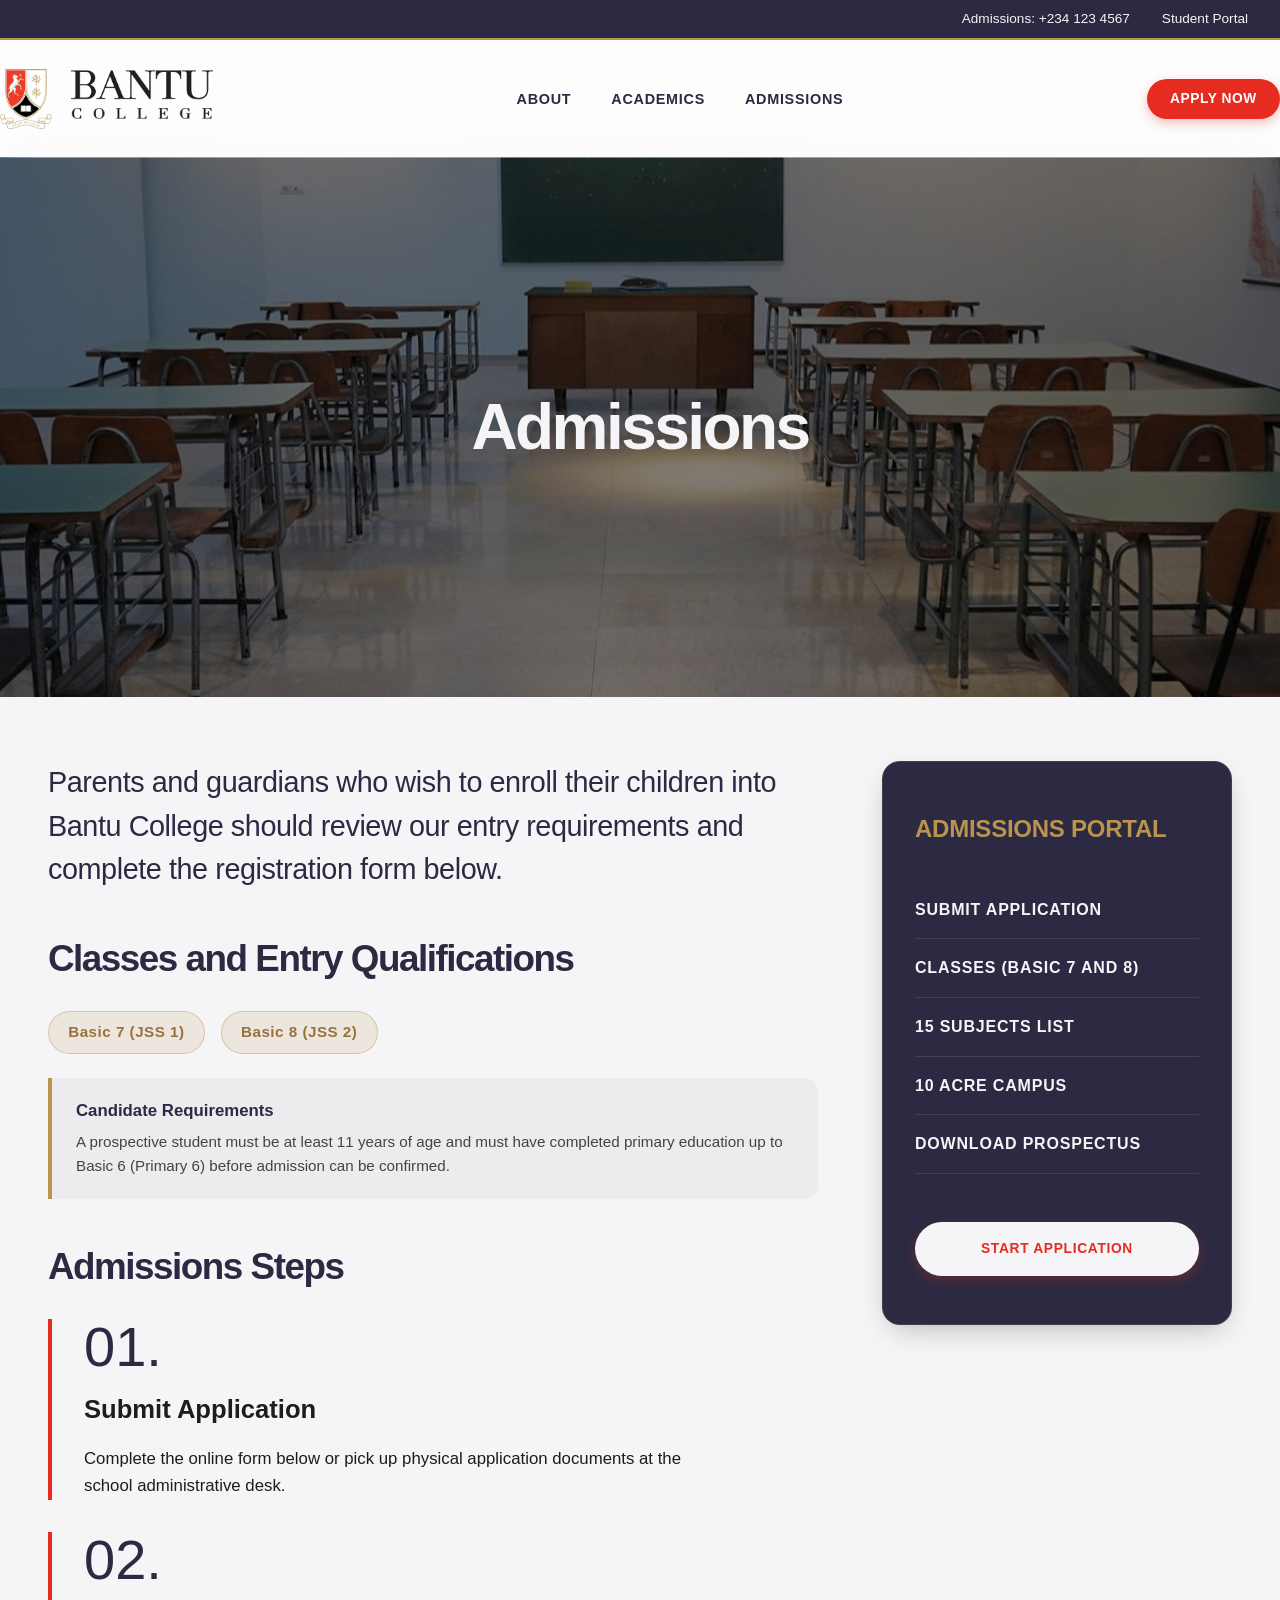
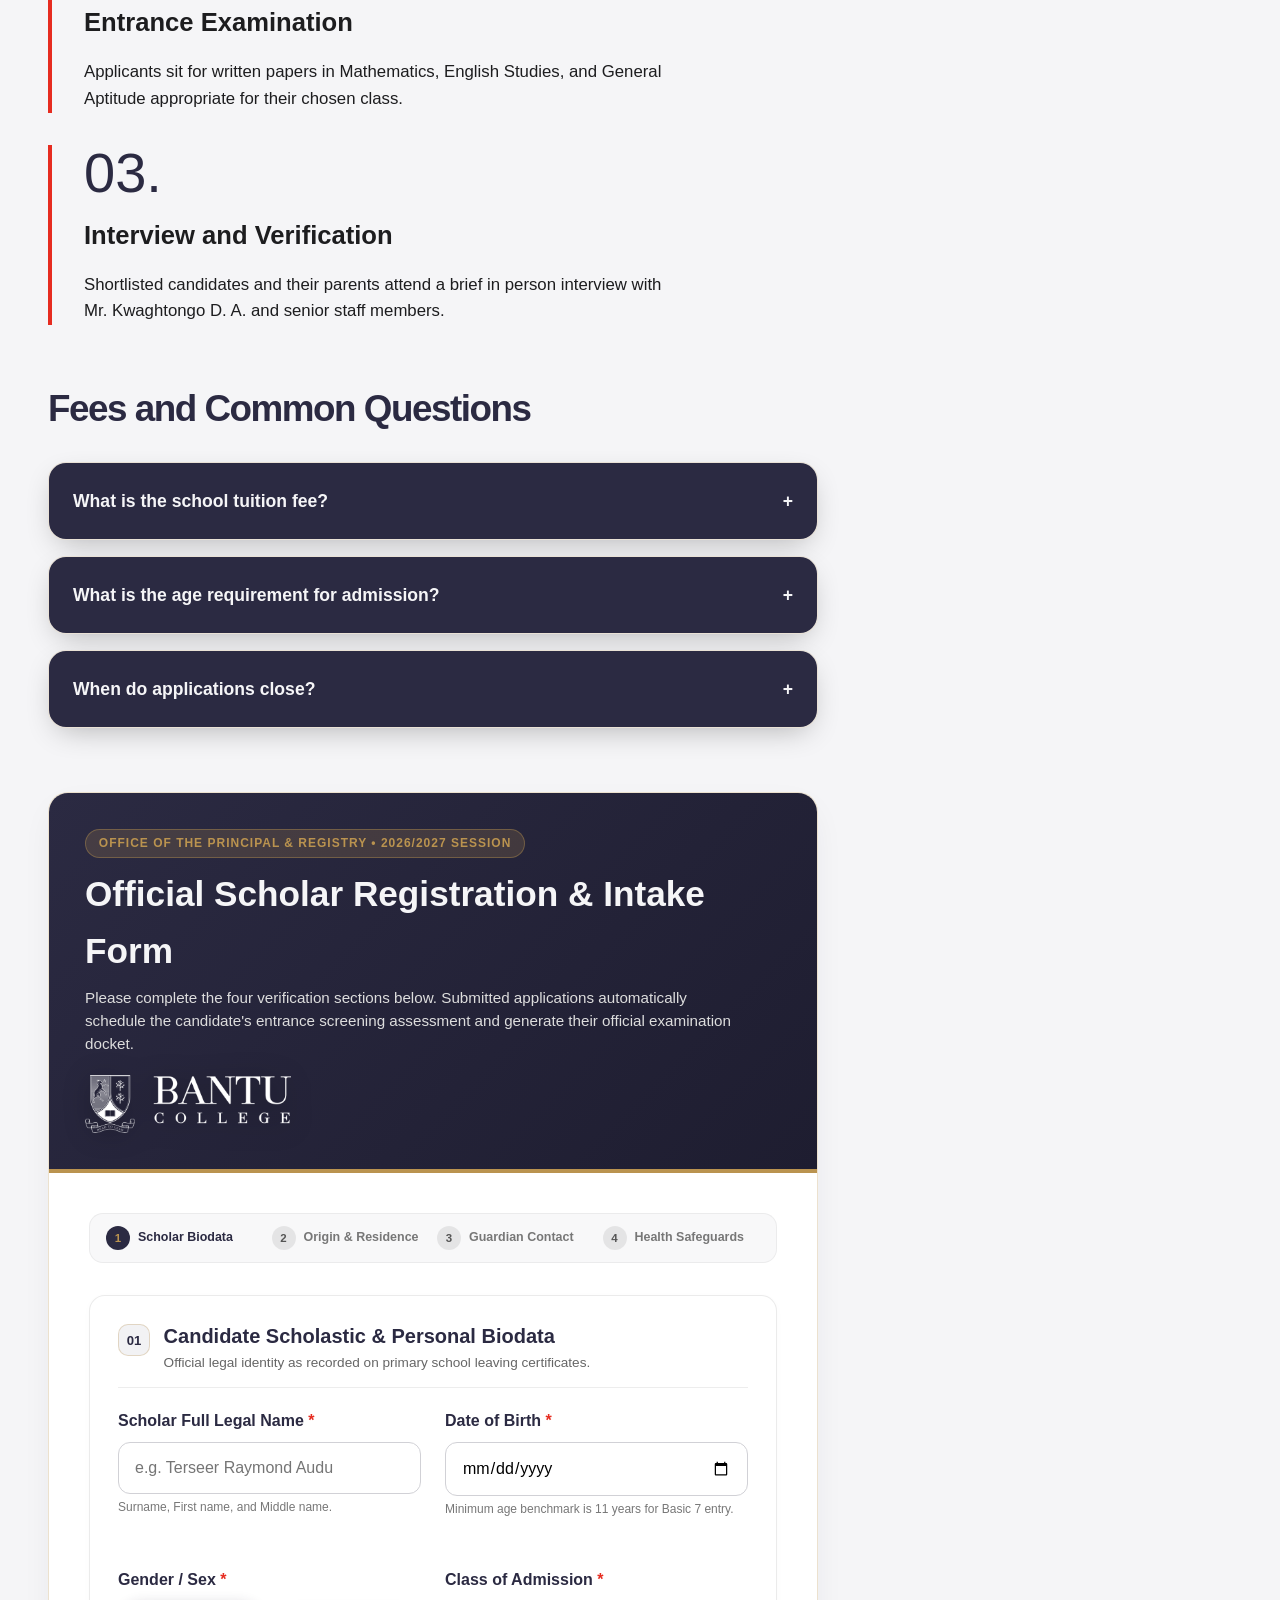
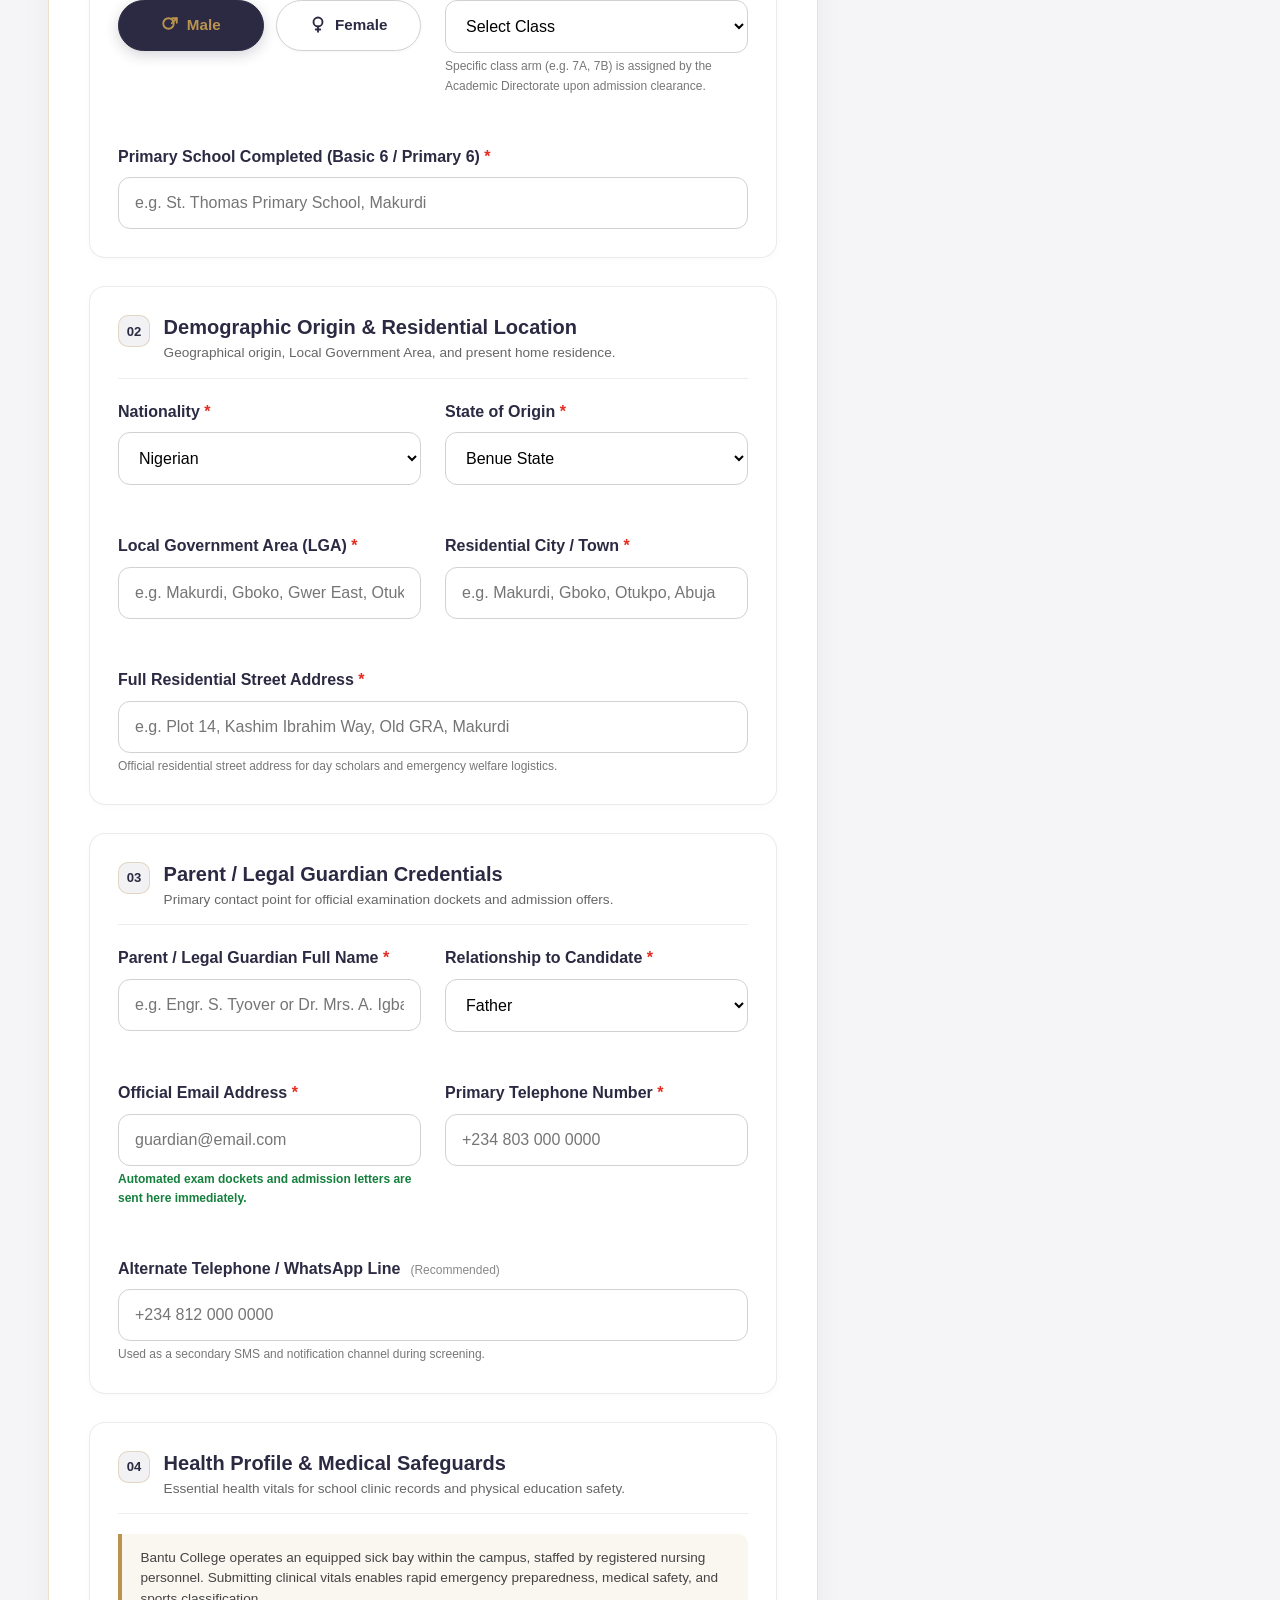
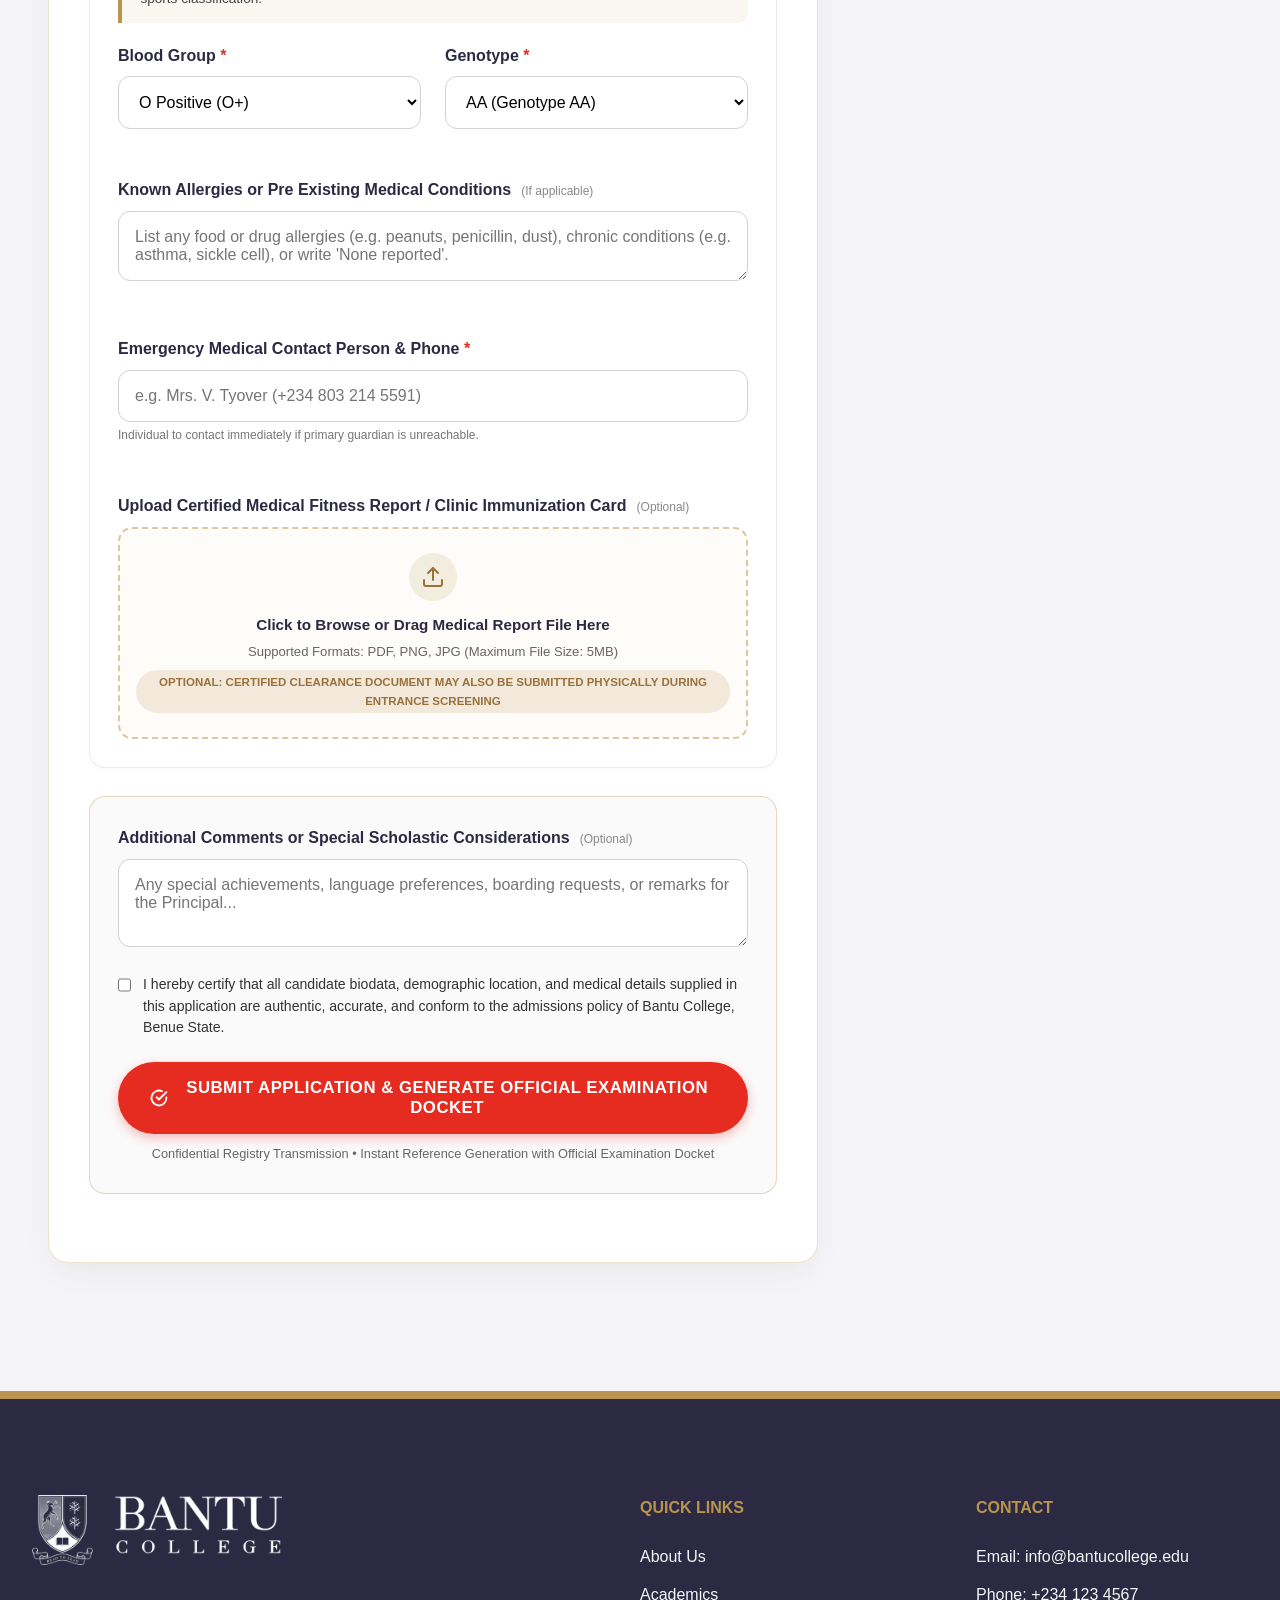
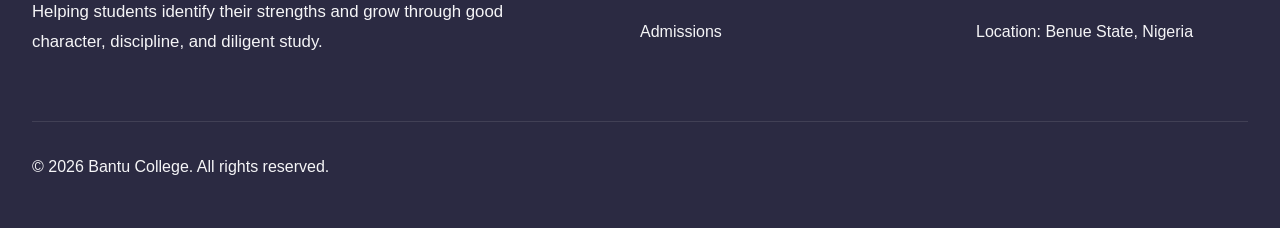
<file: admissions.html>
<!DOCTYPE html>
<html lang="en">
<head>
<meta charset="UTF-8">
<meta name="viewport" content="width=device-width, initial-scale=1.0">
<title>Admissions and Enrollment | Bantu College</title>
<link rel="stylesheet" href="assets/css/style.css?v=11">

<link rel="canonical" href="https://www.bantucollege.com/admissions.html">
<meta name="description" content="Apply for admission to Basic 7 (JSS 1) and Basic 8 (JSS 2) at Bantu College. Review entry guidelines and submit the application form.">
<meta property="og:type" content="website">
<meta property="og:title" content="Admissions and Enrollment | Bantu College">
<meta property="og:description" content="Admissions open for Basic 7 and Basic 8 at our 10 acre school compound in Benue State.">
<meta property="og:image" content="https://www.bantucollege.com/assets/Bantu%20College%20Crest-01a.png">
<meta property="og:url" content="https://www.bantucollege.com/admissions.html">
<meta property="og:site_name" content="Bantu College">
<meta name="twitter:card" content="summary_large_image">
<link rel="icon" type="image/png" href="assets/Bantu%20College%20Crest-02d.png">
<link rel="apple-touch-icon" href="assets/Bantu%20College%20Crest-02d.png">
<script type="application/ld+json">
{
  "@context": "https://schema.org",
  "@type": "EducationalOrganization",
  "name": "Bantu College",
  "description": "Bantu College is a secondary school focused on academic discipline, character formation, and sound foundational learning.",
  "founder": {
    "@type": "Person",
    "name": "Mr. Kwaghtongo Decent Alumun"
  },
  "logo": "https://www.bantucollege.com/assets/Bantu%20College%20Crest-02d.png",
  "url": "https://www.bantucollege.com"
}
</script>
</head>
<body>
<div class="utility-bar">
<div class="container">
<span>Admissions: +234 123 4567</span>
<a href="portal.html" style="color: inherit; text-decoration: none;">Student Portal</a>
</div>
</div>
<header class="site-header">
<div class="container header-inner">
<a href="index.html" class="logo">
<img src="assets/Bantu%20College%20Crest-01a.png" alt="Bantu College">
</a>
<nav class="main-nav">
<ul>
<li><a href="about.html">About</a></li>
<li><a href="academics.html">Academics</a></li>
<li><a href="admissions.html">Admissions</a></li>
</ul>
</nav>
<a href="admissions.html" class="btn-primary">Apply Now</a>
<button class="hamburger" aria-label="Toggle Navigation" aria-expanded="false">
<span class="line"></span><span class="line"></span><span class="line"></span>
</button>
</div>
</header>
<div class="mobile-drawer">
<div class="drawer-header">
<h2 style="color: var(--color-gold); font-family: var(--font-heading); margin-bottom: 0; font-size: 2rem;">Menu</h2>
</div>
<nav class="drawer-nav">
<a href="index.html">Home</a>
<a href="about.html">About Us</a>
<a href="academics.html">Academics</a>
<a href="admissions.html">Admissions</a>
<a href="portal.html">Student Portal</a>
</nav>
<div class="drawer-footer">
<a href="admissions.html" class="btn-primary" style="width: 100%; text-align: center;">Apply Now</a>
</div>
</div>

<section class="banner-break" style="background-image: url('assets/img/school-building.jpg'); min-height: 40vh;">
<div class="banner-content">
<h1 class="huge-heading blur-text" style="color: var(--color-white); margin-bottom: 0;">Admissions</h1>
</div>
</section>

<main class="section-padding">
<div class="container page-with-sidebar">
<div class="main-content">
<p class="oversized-lead">Parents and guardians who wish to enroll their children into Bantu College should review our entry requirements and complete the registration form below.</p>

<!-- Classes and Entry Qualifications -->
<section style="margin: 3rem 0;">
<h2 class="huge-heading" style="font-size: 2.3rem;">Classes and Entry Qualifications</h2>

<div class="classes-badge-container">
<div class="class-pill">
<span>Basic 7 (JSS 1)</span>
</div>
<div class="class-pill">
<span>Basic 8 (JSS 2)</span>
</div>
</div>

<div class="requirement-box">
<h4>Candidate Requirements</h4>
<p>
A prospective student must be at least 11 years of age and must have completed primary education up to Basic 6 (Primary 6) before admission can be confirmed.
</p>
</div>
</section>

<h2 class="huge-heading" style="font-size: 2.3rem; margin-top: 3rem;">Admissions Steps</h2>
<div style="margin-bottom: 4rem;">
<div class="spotlight-card" style="margin-bottom: 2rem; border-left: 4px solid var(--color-red); padding-left: 2rem;">
<span class="stat-huge" style="color: var(--color-slate); font-size: 3.5rem; border-color: transparent; margin-bottom: 0;">01.</span>
<h3 style="font-size: 1.6rem; font-family: var(--font-heading);">Submit Application</h3>
<p style="font-size: 1.05rem; max-width: 600px;">Complete the online form below or pick up physical application documents at the school administrative desk.</p>
</div>
<div class="spotlight-card" style="margin-bottom: 2rem; border-left: 4px solid var(--color-red); padding-left: 2rem;">
<span class="stat-huge" style="color: var(--color-slate); font-size: 3.5rem; border-color: transparent; margin-bottom: 0;">02.</span>
<h3 style="font-size: 1.6rem; font-family: var(--font-heading);">Entrance Examination</h3>
<p style="font-size: 1.05rem; max-width: 600px;">Applicants sit for written papers in Mathematics, English Studies, and General Aptitude appropriate for their chosen class.</p>
</div>
<div class="spotlight-card" style="margin-bottom: 2rem; border-left: 4px solid var(--color-red); padding-left: 2rem;">
<span class="stat-huge" style="color: var(--color-slate); font-size: 3.5rem; border-color: transparent; margin-bottom: 0;">03.</span>
<h3 style="font-size: 1.6rem; font-family: var(--font-heading);">Interview and Verification</h3>
<p style="font-size: 1.05rem; max-width: 600px;">Shortlisted candidates and their parents attend a brief in person interview with Mr. Kwaghtongo D. A. and senior staff members.</p>
</div>
</div>

<h2 class="huge-heading" style="font-size: 2.3rem;">Fees and Common Questions</h2>
<div style="margin-bottom: 4rem;">
<details>
<summary>What is the school tuition fee? <span>+</span></summary>
<div class="details-content">
Tuition covers regular academic instruction, science lab use, and computer room access. For the 2026/2027 academic session, tuition is <strong>&#8358;450,000</strong> per session. Boarding, uniforms, and textbooks are billed separately.
</div>
</details>

<details>
<summary>What is the age requirement for admission? <span>+</span></summary>
<div class="details-content">
Students must have reached at least 11 years of age by their admission date and must present proof of completing Primary 6.
</div>
</details>

<details>
<summary>When do applications close? <span>+</span></summary>
<div class="details-content">
Admission forms are processed as they are received. We advise early registration because spaces in Basic 7 and Basic 8 are strictly limited to keep class sizes manageable.
</div>
</details>
</div>

<div class="admissions-portal-wrap" id="apply">
  
  <div class="admissions-card-elite">
    
    <!-- Official Registry Banner Header -->
    <div class="admissions-header-banner">
      <div style="display: flex; justify-content: space-between; align-items: center; flex-wrap: wrap; gap: 1.25rem;">
        <div style="flex: 1 1 500px;">
          <span class="admissions-header-badge">Office of the Principal & Registry &bull; 2026/2027 Session</span>
          <h2 style="font-family: var(--font-heading); font-size: clamp(1.6rem, 3vw, 2.2rem); color: var(--color-white); margin: 0 0 0.5rem 0;">
            Official Scholar Registration & Intake Form
          </h2>
          <p style="color: #ddd; font-size: 0.95rem; margin: 0; max-width: 650px; line-height: 1.5;">
            Please complete the four verification sections below. Submitted applications automatically schedule the candidate's entrance screening assessment and generate their official examination docket.
          </p>
        </div>
        <div class="admissions-banner-crest-wrap no-print" style="display: flex; align-items: center; justify-content: flex-end;">
          <img src="assets/Bantu%20College%20Crest-01c.png" alt="Bantu College Crest" style="height: 58px; width: auto; max-width: 240px; object-fit: contain; display: block;">
        </div>
      </div>
    </div>

    <div class="admissions-form-body">

      <!-- Interactive Stepper Track -->
      <div class="form-stepper" id="formProgressTrack">
        <div class="stepper-item is-active" id="stepIndicator1">
          <span class="stepper-num">1</span>
          <span>Scholar Biodata</span>
        </div>
        <div class="stepper-item" id="stepIndicator2">
          <span class="stepper-num">2</span>
          <span>Origin & Residence</span>
        </div>
        <div class="stepper-item" id="stepIndicator3">
          <span class="stepper-num">3</span>
          <span>Guardian Contact</span>
        </div>
        <div class="stepper-item" id="stepIndicator4">
          <span class="stepper-num">4</span>
          <span>Health Safeguards</span>
        </div>
      </div>

      <form id="admissionsForm" novalidate>
        
        <!-- SECTION 01: SCHOLAR SCHOLASTIC & BIODATA -->
        <div class="form-section-card" id="formSection1">
          <div class="form-section-title-bar">
            <div class="section-step-indicator">01</div>
            <div>
              <h3>Candidate Scholastic & Personal Biodata</h3>
              <p>Official legal identity as recorded on primary school leaving certificates.</p>
            </div>
          </div>

          <div class="form-grid">
            <div class="form-group">
              <label for="studentName">Scholar Full Legal Name <span style="color: var(--color-red);">*</span></label>
              <input type="text" id="studentName" name="studentName" required placeholder="e.g. Terseer Raymond Audu" autocomplete="name">
              <span style="font-size: 0.75rem; color: #777; margin-top: 4px; display: block;">Surname, First name, and Middle name.</span>
            </div>

            <div class="form-group">
              <label for="dob">Date of Birth <span style="color: var(--color-red);">*</span></label>
              <input type="date" id="dob" name="dob" required>
              <span style="font-size: 0.75rem; color: #777; margin-top: 4px; display: block;">Minimum age benchmark is 11 years for Basic 7 entry.</span>
            </div>

            <div class="form-group">
              <label>Gender / Sex <span style="color: var(--color-red);">*</span></label>
              <div class="gender-radio-group">
                <label class="gender-pill-opt">
                  <input type="radio" name="gender" value="Male" required checked>
                  <span class="gender-pill-btn">
                    <svg width="18" height="18" viewBox="0 0 24 24" fill="none" stroke="currentColor" stroke-width="2.5" stroke-linecap="round" stroke-linejoin="round"><circle cx="10" cy="10" r="7"/><path d="m21 3-6.5 6.5"/><path d="M15 3h6v6"/></svg>
                    Male
                  </span>
                </label>
                <label class="gender-pill-opt">
                  <input type="radio" name="gender" value="Female">
                  <span class="gender-pill-btn">
                    <svg width="18" height="18" viewBox="0 0 24 24" fill="none" stroke="currentColor" stroke-width="2.5" stroke-linecap="round" stroke-linejoin="round"><circle cx="12" cy="8" r="6"/><path d="M12 14v7"/><path d="M9 18h6"/></svg>
                    Female
                  </span>
                </label>
              </div>
            </div>

            <div class="form-group">
              <label for="entryLevel">Class of Admission <span style="color: var(--color-red);">*</span></label>
              <select id="entryLevel" name="entryLevel" required>
                <option value="">Select Class</option>
                <option value="Basic 7">Basic 7 (JSS 1)</option>
                <option value="Basic 8">Basic 8 (JSS 2)</option>
                <option value="Basic 9">Basic 9 (JSS 3)</option>
                <option value="Senior Secondary 1">Senior Secondary 1 (SS 1)</option>
                <option value="Senior Secondary 2">Senior Secondary 2 (SS 2)</option>
                <option value="Senior Secondary 3">Senior Secondary 3 (SS 3)</option>
              </select>
              <span style="font-size: 0.75rem; color: #777; margin-top: 4px; display: block;">Specific class arm (e.g. 7A, 7B) is assigned by the Academic Directorate upon admission clearance.</span>
            </div>

            <div class="form-group full-width" style="margin-bottom: 0;">
              <label for="previousSchool">Primary School Completed (Basic 6 / Primary 6) <span style="color: var(--color-red);">*</span></label>
              <input type="text" id="previousSchool" name="previousSchool" required placeholder="e.g. St. Thomas Primary School, Makurdi">
            </div>
          </div>
        </div>

        <!-- SECTION 02: ORIGIN, LOCATION & RESIDENCE -->
        <div class="form-section-card" id="formSection2">
          <div class="form-section-title-bar">
            <div class="section-step-indicator">02</div>
            <div>
              <h3>Demographic Origin & Residential Location</h3>
              <p>Geographical origin, Local Government Area, and present home residence.</p>
            </div>
          </div>

          <div class="form-grid">
            <div class="form-group">
              <label for="nationality">Nationality <span style="color: var(--color-red);">*</span></label>
              <select id="nationality" name="nationality" required>
                <option value="Nigerian" selected>Nigerian</option>
                <option value="Ghanaian">Ghanaian</option>
                <option value="Cameroonian">Cameroonian</option>
                <option value="Other Nationalities">Other Nationalities</option>
              </select>
            </div>

            <div class="form-group">
              <label for="stateOfOrigin">State of Origin <span style="color: var(--color-red);">*</span></label>
              <select id="stateOfOrigin" name="stateOfOrigin" required>
                <option value="Benue State" selected>Benue State</option>
                <option value="Nasarawa State">Nasarawa State</option>
                <option value="Taraba State">Taraba State</option>
                <option value="Plateau State">Plateau State</option>
                <option value="Kogi State">Kogi State</option>
                <option value="Enugu State">Enugu State</option>
                <option value="Federal Capital Territory (Abuja)">Federal Capital Territory (Abuja)</option>
                <option value="Kaduna State">Kaduna State</option>
                <option value="Lagos State">Lagos State</option>
                <option value="Rivers State">Rivers State</option>
                <option value="Oyo State">Oyo State</option>
                <option value="Cross River State">Cross River State</option>
                <option value="Other States">Other States</option>
              </select>
            </div>

            <div class="form-group">
              <label for="lga">Local Government Area (LGA) <span style="color: var(--color-red);">*</span></label>
              <input type="text" id="lga" name="lga" required placeholder="e.g. Makurdi, Gboko, Gwer East, Otukpo, Vandeikya">
            </div>

            <div class="form-group">
              <label for="city">Residential City / Town <span style="color: var(--color-red);">*</span></label>
              <input type="text" id="city" name="city" required placeholder="e.g. Makurdi, Gboko, Otukpo, Abuja">
            </div>

            <div class="form-group full-width" style="margin-bottom: 0;">
              <label for="address">Full Residential Street Address <span style="color: var(--color-red);">*</span></label>
              <input type="text" id="address" name="address" required placeholder="e.g. Plot 14, Kashim Ibrahim Way, Old GRA, Makurdi">
              <span style="font-size: 0.75rem; color: #777; margin-top: 4px; display: block;">Official residential street address for day scholars and emergency welfare logistics.</span>
            </div>
          </div>
        </div>

        <!-- SECTION 03: PARENT & GUARDIAN CREDENTIALS -->
        <div class="form-section-card" id="formSection3">
          <div class="form-section-title-bar">
            <div class="section-step-indicator">03</div>
            <div>
              <h3>Parent / Legal Guardian Credentials</h3>
              <p>Primary contact point for official examination dockets and admission offers.</p>
            </div>
          </div>

          <div class="form-grid">
            <div class="form-group">
              <label for="guardianName">Parent / Legal Guardian Full Name <span style="color: var(--color-red);">*</span></label>
              <input type="text" id="guardianName" name="guardianName" required placeholder="e.g. Engr. S. Tyover or Dr. Mrs. A. Igbawase">
            </div>

            <div class="form-group">
              <label for="relationship">Relationship to Candidate <span style="color: var(--color-red);">*</span></label>
              <select id="relationship" name="relationship" required>
                <option value="Father" selected>Father</option>
                <option value="Mother">Mother</option>
                <option value="Legal Guardian">Legal Guardian</option>
                <option value="Uncle">Uncle</option>
                <option value="Aunt">Aunt</option>
                <option value="Other Relative">Other Relative</option>
              </select>
            </div>

            <div class="form-group">
              <label for="email">Official Email Address <span style="color: var(--color-red);">*</span></label>
              <input type="email" id="email" name="email" required placeholder="guardian@email.com">
              <span style="font-size: 0.75rem; color: #15803d; font-weight: 600; margin-top: 4px; display: block;">Automated exam dockets and admission letters are sent here immediately.</span>
            </div>

            <div class="form-group">
              <label for="phone">Primary Telephone Number <span style="color: var(--color-red);">*</span></label>
              <input type="tel" id="phone" name="phone" required placeholder="+234 803 000 0000">
            </div>

            <div class="form-group full-width" style="margin-bottom: 0;">
              <label for="altPhone">Alternate Telephone / WhatsApp Line <span class="label-optional">(Recommended)</span></label>
              <input type="tel" id="altPhone" name="altPhone" placeholder="+234 812 000 0000">
              <span style="font-size: 0.75rem; color: #777; margin-top: 4px; display: block;">Used as a secondary SMS and notification channel during screening.</span>
            </div>
          </div>
        </div>

        <!-- SECTION 04: HEALTH PROFILE & MEDICAL SAFEGUARDS -->
        <div class="form-section-card" id="formSection4">
          <div class="form-section-title-bar">
            <div class="section-step-indicator">04</div>
            <div>
              <h3>Health Profile & Medical Safeguards</h3>
              <p>Essential health vitals for school clinic records and physical education safety.</p>
            </div>
          </div>

          <div style="background: rgba(186, 147, 79, 0.08); border-left: 4px solid var(--color-gold); padding: 0.85rem 1.15rem; border-radius: 0 10px 10px 0; margin-bottom: 1.25rem; font-size: 0.85rem; color: #444; line-height: 1.5;">
            Bantu College operates an equipped sick bay within the campus, staffed by registered nursing personnel. Submitting clinical vitals enables rapid emergency preparedness, medical safety, and sports classification.
          </div>

          <div class="form-grid">
            <div class="form-group">
              <label for="bloodGroup">Blood Group <span style="color: var(--color-red);">*</span></label>
              <select id="bloodGroup" name="bloodGroup" required>
                <option value="">Select Blood Group</option>
                <option value="O+" selected>O Positive (O+)</option>
                <option value="O-">O Negative (O-)</option>
                <option value="A+">A Positive (A+)</option>
                <option value="A-">A Negative (A-)</option>
                <option value="B+">B Positive (B+)</option>
                <option value="B-">B Negative (B-)</option>
                <option value="AB+">AB Positive (AB+)</option>
                <option value="AB-">AB Negative (AB-)</option>
                <option value="Pending Clinical Test">Pending Clinical Test (School Sick Bay)</option>
              </select>
            </div>

            <div class="form-group">
              <label for="genotype">Genotype <span style="color: var(--color-red);">*</span></label>
              <select id="genotype" name="genotype" required>
                <option value="">Select Genotype</option>
                <option value="AA" selected>AA (Genotype AA)</option>
                <option value="AS">AS (Sickle Cell Trait)</option>
                <option value="SS">SS (Sickle Cell)</option>
                <option value="AC">AC (Carrier Trait)</option>
                <option value="SC">SC (Disease Variant)</option>
                <option value="CC">CC (Rare)</option>
                <option value="Pending Clinical Assessment">Pending Clinical Assessment (School Sick Bay)</option>
              </select>
            </div>

            <div class="form-group full-width">
              <label for="medicalConditions">Known Allergies or Pre Existing Medical Conditions <span class="label-optional">(If applicable)</span></label>
              <textarea id="medicalConditions" name="medicalConditions" rows="2" placeholder="List any food or drug allergies (e.g. peanuts, penicillin, dust), chronic conditions (e.g. asthma, sickle cell), or write 'None reported'."></textarea>
            </div>

            <div class="form-group full-width">
              <label for="emergencyContact">Emergency Medical Contact Person & Phone <span style="color: var(--color-red);">*</span></label>
              <input type="text" id="emergencyContact" name="emergencyContact" required placeholder="e.g. Mrs. V. Tyover (+234 803 214 5591)">
              <span style="font-size: 0.75rem; color: #777; margin-top: 4px; display: block;">Individual to contact immediately if primary guardian is unreachable.</span>
            </div>

            <!-- Optional Medical Fitness Document Upload Slot -->
            <div class="form-group full-width" style="margin-bottom: 0;">
              <label>Upload Certified Medical Fitness Report / Clinic Immunization Card <span class="label-optional">(Optional)</span></label>
              
              <div class="medical-upload-slot" id="medicalUploadSlot" onclick="document.getElementById('medicalDocFile').click()">
                <input type="file" id="medicalDocFile" accept=".pdf,.png,.jpg,.jpeg" style="display: none;" onchange="handleMedicalFileSelected(this)">
                <div class="upload-icon-circle">
                  <svg width="24" height="24" viewBox="0 0 24 24" fill="none" stroke="currentColor" stroke-width="2" stroke-linecap="round" stroke-linejoin="round">
                    <path d="M21 15v4a2 2 0 0 1-2 2H5a2 2 0 0 1-2-2v-4"/>
                    <polyline points="17 8 12 3 7 8"/>
                    <line x1="12" y1="3" x2="12" y2="15"/>
                  </svg>
                </div>
                <strong style="color: var(--color-slate); font-size: 0.95rem; display: block; margin-bottom: 0.25rem;">
                  Click to Browse or Drag Medical Report File Here
                </strong>
                <p style="color: #666; font-size: 0.82rem; margin: 0 0 0.5rem 0;">
                  Supported Formats: PDF, PNG, JPG (Maximum File Size: 5MB)
                </p>
                <span class="portal-badge portal-badge-gold" style="font-size: 0.72rem; padding: 0.2rem 0.65rem;">
                  Optional: Certified clearance document may also be submitted physically during entrance screening
                </span>
              </div>

              <!-- Attached Document Indicator Chip -->
              <div id="fileAttachedChip" class="file-attached-chip" style="display: none;">
                <div style="display: flex; align-items: center; gap: 0.65rem;">
                  <svg width="20" height="20" viewBox="0 0 24 24" fill="none" stroke="#15803d" stroke-width="2" stroke-linecap="round" stroke-linejoin="round">
                    <path d="M14 2H6a2 2 0 0 0-2 2v16a2 2 0 0 0 2 2h12a2 2 0 0 0 2-2V8z"/>
                    <polyline points="14 2 14 8 20 8"/>
                  </svg>
                  <div>
                    <strong id="attachedFileName" style="color: #15803d; font-size: 0.85rem;">medical_report.pdf</strong>
                    <span id="attachedFileSize" style="color: #555; font-size: 0.75rem; margin-left: 0.35rem;">(1.2 MB)</span>
                  </div>
                </div>
                <button type="button" onclick="removeMedicalFile(event)" style="background: none; border: 1px solid rgba(230, 44, 32, 0.4); color: var(--color-red); font-size: 0.75rem; font-weight: 700; padding: 0.2rem 0.65rem; border-radius: 980px; cursor: pointer;">Remove</button>
              </div>

            </div>

          </div>
        </div>

        <!-- SECTION 05: COMMENTS & AFFIRMATION -->
        <div class="form-section-card" style="background: rgba(43, 42, 66, 0.02); border-color: rgba(186, 147, 79, 0.35);">
          <div class="form-group" style="margin-bottom: 1.25rem;">
            <label for="message">Additional Comments or Special Scholastic Considerations <span class="label-optional">(Optional)</span></label>
            <textarea id="message" name="message" rows="3" placeholder="Any special achievements, language preferences, boarding requests, or remarks for the Principal..."></textarea>
          </div>

          <div style="margin-bottom: 1.5rem;">
            <label style="display: flex; align-items: flex-start; gap: 0.75rem; cursor: pointer; font-size: 0.88rem; color: #333; line-height: 1.5;">
              <input type="checkbox" id="affirmationCheckbox" required style="width: 18px; height: 18px; margin-top: 2px; accent-color: var(--color-slate);">
              <span>
                I hereby certify that all candidate biodata, demographic location, and medical details supplied in this application are authentic, accurate, and conform to the admissions policy of Bantu College, Benue State.
              </span>
            </label>
          </div>

          <div>
            <button type="submit" id="submitAppBtn" class="btn-primary" style="width: 100%; padding: 1rem 2rem; font-size: 1.05rem; letter-spacing: 0.5px; display: flex; align-items: center; justify-content: center; gap: 0.65rem;">
              <svg width="20" height="20" viewBox="0 0 24 24" fill="none" stroke="currentColor" stroke-width="2.5" stroke-linecap="round" stroke-linejoin="round">
                <path d="M22 11.08V12a10 10 0 1 1-5.93-9.14"/>
                <polyline points="22 4 12 14.01 9 11.01"/>
              </svg>
              Submit Application & Generate Official Examination Docket
            </button>
            <p style="text-align: center; font-size: 0.8rem; color: #666; margin: 0.65rem 0 0 0;">
              Confidential Registry Transmission &bull; Instant Reference Generation with Official Examination Docket
            </p>
          </div>
        </div>

      </form>

    </div>

  </div>

</div>

</div>

<aside class="quick-links-sidebar">
<h3>Admissions Portal</h3>
<ul>
<li><a href="#apply">Submit Application</a></li>
<li><a href="academics.html#classes">Classes (Basic 7 and 8)</a></li>
<li><a href="academics.html#subjects">15 Subjects List</a></li>
<li><a href="about.html#campus">10 Acre Campus</a></li>
<li><a href="assets/Bantu_College_Prospectus.pdf" target="_blank">Download Prospectus</a></li>
</ul>
<div style="margin-top: 3rem;">
<a href="#apply" class="btn-primary" style="display: block; text-align: center; background: var(--color-white); color: var(--color-red); border: none;">Start Application</a>
</div>
</aside>
</div>
</main>

<footer class="site-footer">
<div class="container">
<div class="footer-grid">
<div>
<img src="assets/Bantu%20College%20Crest-01c.png" alt="Bantu College" class="footer-logo">
<p style="font-size: 1.05rem; line-height: 1.8;">Helping students identify their strengths and grow through good character, discipline, and diligent study.</p>
</div>
<div class="footer-col">
<h4>Quick Links</h4>
<ul>
<li><a href="about.html">About Us</a></li>
<li><a href="academics.html">Academics</a></li>
<li><a href="admissions.html">Admissions</a></li>
</ul>
</div>
<div class="footer-col">
<h4>Contact</h4>
<ul>
<li>Email: info@bantucollege.edu</li>
<li>Phone: +234 123 4567</li>
<li>Location: Benue State, Nigeria</li>
</ul>
</div>
</div>
<p style="border-top: 1px solid rgba(255,255,255,0.1); padding-top: 2rem;">&copy; 2026 Bantu College. All rights reserved.</p>
</div>
</footer>
<script src="assets/js/bantu-db.js?v=11"></script>
<script src="assets/js/bc-ui.js?v=1"></script>
<script src="assets/js/main.js?v=5" defer></script>
<script>
let uploadedMedicalFile = {
  name: null,
  size: null,
  data: null
};

function handleMedicalFileSelected(input) {
  if (input.files && input.files[0]) {
    const file = input.files[0];
    if (file.size > 5 * 1024 * 1024) {
      bcError("File size exceeds 5MB limit. Please attach a smaller file.");
      input.value = "";
      return;
    }
    const sizeInKb = (file.size / 1024).toFixed(0);
    const sizeStr = sizeInKb > 1024 ? (sizeInKb / 1024).toFixed(1) + " MB" : sizeInKb + " KB";
    uploadedMedicalFile.name = file.name;
    uploadedMedicalFile.size = sizeStr;

    const reader = new FileReader();
    reader.onload = function(e) {
      uploadedMedicalFile.data = e.target.result;
    };
    reader.readAsDataURL(file);

    document.getElementById("attachedFileName").textContent = file.name;
    document.getElementById("attachedFileSize").textContent = "(" + sizeStr + ")";
    document.getElementById("fileAttachedChip").style.display = "flex";
    document.getElementById("medicalUploadSlot").style.borderColor = "#15803d";
    updateFormProgress();
  }
}

function removeMedicalFile(e) {
  if (e) e.stopPropagation();
  uploadedMedicalFile = { name: null, size: null, data: null };
  const input = document.getElementById("medicalDocFile");
  if (input) input.value = "";
  document.getElementById("fileAttachedChip").style.display = "none";
  document.getElementById("medicalUploadSlot").style.borderColor = "rgba(186, 147, 79, 0.5)";
  updateFormProgress();
}

function updateFormProgress() {
  const s1Filled = document.getElementById("studentName").value.trim() && document.getElementById("dob").value && document.getElementById("entryLevel").value && document.getElementById("previousSchool").value.trim();
  const s2Filled = document.getElementById("lga").value.trim() && document.getElementById("city").value.trim() && document.getElementById("address").value.trim();
  const s3Filled = document.getElementById("guardianName").value.trim() && document.getElementById("email").value.trim() && document.getElementById("phone").value.trim();
  const s4Filled = document.getElementById("emergencyContact").value.trim();

  const ind1 = document.getElementById("stepIndicator1");
  const ind2 = document.getElementById("stepIndicator2");
  const ind3 = document.getElementById("stepIndicator3");
  const ind4 = document.getElementById("stepIndicator4");

  if (ind1) {
    if (s1Filled) { ind1.classList.add("is-complete"); } else { ind1.classList.remove("is-complete"); }
  }
  if (ind2) {
    if (s2Filled) { ind2.classList.add("is-complete"); } else { ind2.classList.remove("is-complete"); }
  }
  if (ind3) {
    if (s3Filled) { ind3.classList.add("is-complete"); } else { ind3.classList.remove("is-complete"); }
  }
  if (ind4) {
    if (s4Filled) { ind4.classList.add("is-complete"); } else { ind4.classList.remove("is-complete"); }
  }
}

document.addEventListener("DOMContentLoaded", function() {
  const form = document.getElementById("admissionsForm");
  
  // Attach live progress update listeners
  if (form) {
    form.querySelectorAll("input, select, textarea").forEach(elem => {
      elem.addEventListener("input", updateFormProgress);
      elem.addEventListener("change", updateFormProgress);
    });

    // Drag and drop handler for medical upload
    const uploadSlot = document.getElementById("medicalUploadSlot");
    if (uploadSlot) {
      ['dragenter', 'dragover'].forEach(eventName => {
        uploadSlot.addEventListener(eventName, function(e) {
          e.preventDefault();
          e.stopPropagation();
          uploadSlot.classList.add('dragover');
        }, false);
      });
      ['dragleave', 'drop'].forEach(eventName => {
        uploadSlot.addEventListener(eventName, function(e) {
          e.preventDefault();
          e.stopPropagation();
          uploadSlot.classList.remove('dragover');
        }, false);
      });
      uploadSlot.addEventListener('drop', function(e) {
        const dt = e.dataTransfer;
        const files = dt.files;
        if (files && files[0]) {
          const fileInput = document.getElementById("medicalDocFile");
          fileInput.files = files;
          handleMedicalFileSelected(fileInput);
        }
      }, false);
    }

    form.addEventListener("submit", function(e) {
      e.preventDefault();
      
      const affirmation = document.getElementById("affirmationCheckbox");
      if (!affirmation || !affirmation.checked) {
        bcError("Please confirm the affirmation checkbox certifying candidate accuracy.");
        if (affirmation) affirmation.focus();
        return;
      }

      // Check required fields validity
      if (!form.checkValidity()) {
        form.reportValidity();
        return;
      }

      const submitBtn = document.getElementById("submitAppBtn");
      submitBtn.disabled = true;
      submitBtn.innerHTML = `
        <svg width="20" height="20" viewBox="0 0 24 24" fill="none" stroke="currentColor" stroke-width="2.5" stroke-linecap="round" stroke-linejoin="round" style="animation: spin 1s linear infinite;">
          <circle cx="12" cy="12" r="10"/><path d="M12 2a10 10 0 0 1 10 10"/>
        </svg>
        Registering Application with Bantu Registry...
      `;

      const genderSelected = form.querySelector('input[name="gender"]:checked');

      const formData = {
        studentName: document.getElementById("studentName").value.trim(),
        dob: document.getElementById("dob").value,
        gender: genderSelected ? genderSelected.value : "Male",
        entryLevel: document.getElementById("entryLevel").value,
        previousSchool: document.getElementById("previousSchool").value.trim(),
        nationality: document.getElementById("nationality").value,
        stateOfOrigin: document.getElementById("stateOfOrigin").value,
        lga: document.getElementById("lga").value.trim(),
        address: document.getElementById("address").value.trim(),
        city: document.getElementById("city").value.trim(),
        guardianName: document.getElementById("guardianName").value.trim(),
        relationship: document.getElementById("relationship").value,
        email: document.getElementById("email").value.trim(),
        phone: document.getElementById("phone").value.trim(),
        altPhone: document.getElementById("altPhone").value.trim(),
        bloodGroup: document.getElementById("bloodGroup").value,
        genotype: document.getElementById("genotype").value,
        medicalConditions: document.getElementById("medicalConditions").value.trim() || "None reported.",
        emergencyContact: document.getElementById("emergencyContact").value.trim(),
        medicalDocName: uploadedMedicalFile.name,
        medicalDocSize: uploadedMedicalFile.size,
        medicalDocData: uploadedMedicalFile.data,
        message: document.getElementById("message").value.trim()
      };

      const result = submitAdmissionApplication(formData);
      if (result.success) {
        sessionStorage.setItem("bantu_last_application", JSON.stringify(result.application));
        window.location.href = "success.html?ref=" + encodeURIComponent(result.reference);
      } else {
        bcError("Registration could not be completed. Please review input fields.");
        submitBtn.disabled = false;
        submitBtn.innerHTML = "Submit Application & Generate Official Examination Docket";
      }
    });
  }
});
</script>
</body>
</html>
</file>
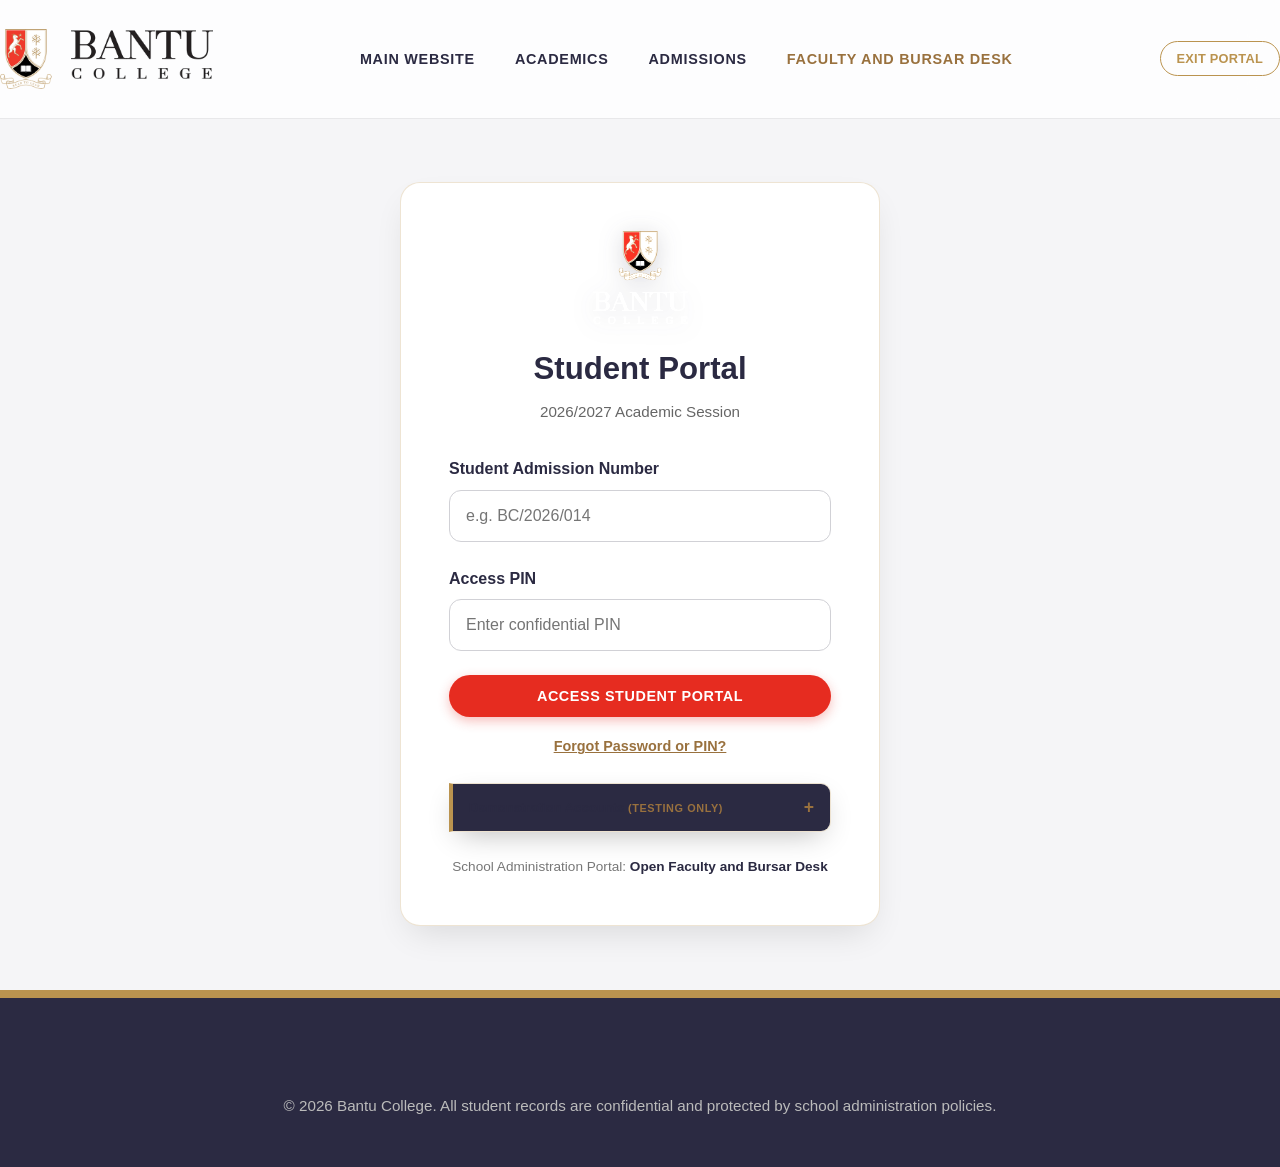
<file: portal.html>
<!DOCTYPE html>
<html lang="en">
<head>
<meta charset="UTF-8">
<meta name="viewport" content="width=device-width, initial-scale=1.0">
<meta name="robots" content="noindex, nofollow">
<title>Student Portal | Bantu College</title>
<link rel="stylesheet" href="assets/css/style.css?v=11">

<meta name="description" content="Official student portal for Bantu College. Check termly results, fee ledgers, sundry expenses, and disciplinary records.">
<meta property="og:type" content="website">
<meta property="og:title" content="Student Portal | Bantu College">
<meta property="og:description" content="Access student academic results, tuition records, and conduct evaluations.">
<meta property="og:image" content="https://www.bantucollege.com/assets/Bantu%20College%20Crest-01a.png">
<meta property="og:url" content="https://www.bantucollege.com/portal.html">
<meta property="og:site_name" content="Bantu College">
<meta name="twitter:card" content="summary_large_image">
<link rel="icon" type="image/png" href="assets/Bantu%20College%20Crest-02d.png">
</head>
<body>

<header class="site-header no-print">
<div class="container header-inner">
<a href="index.html" class="logo">
<img src="assets/Bantu%20College%20Crest-01a.png" alt="Bantu College">
</a>
<nav class="main-nav">
<ul>
<li><a href="index.html">Main Website</a></li>
<li><a href="academics.html">Academics</a></li>
<li><a href="admissions.html">Admissions</a></li>
<li><a href="admin-portal.html" style="color: var(--color-gold-dark); font-weight: 700;">Faculty and Bursar Desk</a></li>
</ul>
</nav>
<a href="index.html" class="btn-outline btn-sm">Exit Portal</a>
<button class="hamburger" aria-label="Toggle Navigation" aria-expanded="false">
<span class="line"></span><span class="line"></span><span class="line"></span>
</button>
</div>
</header>
<div class="mobile-drawer no-print">
<div class="drawer-header">
<h2 style="color: var(--color-gold); font-family: var(--font-heading); margin-bottom: 0; font-size: 2rem;">Menu</h2>
</div>
<nav class="drawer-nav">
<a href="index.html">Home</a>
<a href="academics.html">Academics</a>
<a href="admissions.html">Admissions</a>
<a href="admin-portal.html">Faculty &amp; Bursar Desk</a>
</nav>
<div class="drawer-footer">
<a href="index.html" class="btn-outline" style="width: 100%; text-align: center;">Exit Portal</a>
</div>
</div>

<main class="portal-wrapper">
<div class="container">

<!-- Authentication Section -->
<div id="authSection" class="no-print">
  <div class="portal-auth-card">
    <div class="portal-auth-header">
      <img src="assets/Bantu%20College%20Crest-02d.png" alt="Bantu College Crest" style="width: 95px; margin: 0 auto 1.25rem; display: block; filter: drop-shadow(0 4px 12px rgba(43, 42, 66, 0.18)) contrast(1.1);">
      <h1 style="font-family: var(--font-heading); font-size: 1.95rem; font-weight: 800; color: var(--color-slate); margin-bottom: 0.35rem;">Student Portal</h1>
      <p style="color: #666; font-size: 0.95rem;">2026/2027 Academic Session</p>
    </div>

    <form id="portalLoginForm">
      <div class="form-group">
        <label for="admissionNumber">Student Admission Number</label>
        <input type="text" id="admissionNumber" name="admissionNumber" required placeholder="e.g. BC/2026/014" autocomplete="off">
      </div>
      <div class="form-group">
        <label for="accessPin">Access PIN</label>
        <input type="password" id="accessPin" name="accessPin" required placeholder="Enter confidential PIN" autocomplete="off">
      </div>
      <div id="loginErrorMsg" style="display: none; color: var(--color-red); font-size: 0.9rem; margin-bottom: 1rem; font-weight: 600;"></div>
      <button type="submit" class="btn-primary btn-block" style="min-height: 42px; font-size: 0.9rem;">Access Student Portal</button>
    </form>

    <div style="text-align: center; margin-top: 1rem;">
      <button id="openForgotModalBtn" type="button" style="background: none; border: none; color: var(--color-gold-dark); font-weight: 700; font-size: 0.9rem; cursor: pointer; text-decoration: underline;">
        Forgot Password or PIN?
      </button>
    </div>

    <details class="demo-disclosure">
      <summary>
        <span>Demonstration Accounts<span class="demo-disclosure-hint">&nbsp;(testing only)</span></span>
      </summary>
      <div class="demo-disclosure-body">
        <div class="demo-chips-scroll">
          <button type="button" class="demo-chip" onclick="quickFillStudentLogin('BC/2026/014', '1234')">Terseer (B7A)</button>
          <button type="button" class="demo-chip" onclick="quickFillStudentLogin('BC/2026/021', '5678')">Dooshima (B8A)</button>
          <button type="button" class="demo-chip" onclick="quickFillStudentLogin('BC/2026/015', '2468')">Kator (B7A)</button>
          <button type="button" class="demo-chip" onclick="quickFillStudentLogin('BC/2026/017', '1357')">Bemgba (B7B)</button>
          <button type="button" class="demo-chip" onclick="quickFillStudentLogin('BC/2026/026', '1234')">Msughter (B7A)</button>
        </div>
        <select id="demoAccountSelect" class="demo-quick-select" onchange="if(this.value){ const p=this.value.split('|'); quickFillStudentLogin(p[0], p[1]); }">
          <option value="">-- Or Choose From Student List --</option>
          <option value="BC/2026/014|1234">1. Terseer Audu &bull; Basic 7A (Cleared Fees)</option>
          <option value="BC/2026/021|5678">2. Dooshima Iorfa &bull; Basic 8A (&#8358;150k Balance)</option>
          <option value="BC/2026/015|2468">3. Kator Chia &bull; Basic 7A (&#8358;150k Balance)</option>
          <option value="BC/2026/017|1357">4. Bemgba Agber &bull; Basic 7B (&#8358;300k Balance)</option>
          <option value="BC/2026/026|1234">5. Msughter Tyover &bull; Basic 7A (New Scholar)</option>
        </select>
        <p style="font-size: 0.72rem; color: #777; margin-top: 0.6rem;">Evaluation credentials only. Live student PINs are issued by the school registry and are never displayed.</p>
      </div>
    </details>

    <p style="text-align: center; margin-top: 1.5rem; font-size: 0.85rem; color: #777;">
      School Administration Portal: <a href="admin-portal.html" style="color: var(--color-slate); font-weight: 700;">Open Faculty and Bursar Desk</a>
    </p>
  </div>
</div>

<!-- Forgot Password Modal -->
<div id="forgotPasswordModal" class="portal-modal-overlay no-print">
  <div class="portal-modal-card">
    <h3 style="font-family: var(--font-heading); color: var(--color-slate); font-size: 1.4rem; margin-bottom: 0.5rem;">Reset Student Access PIN</h3>
    <p style="font-size: 0.95rem; color: #555; line-height: 1.5; margin-bottom: 1.5rem;">
      Enter your Student Admission Number below. A secure password reset link and temporary authentication token will be dispatched directly to your registered school email address.
    </p>
    
    <form id="forgotPasswordForm">
      <div class="form-group">
        <label for="resetAdmissionNo">Student Admission Number</label>
        <input type="text" id="resetAdmissionNo" required placeholder="e.g. BC/2026/014">
      </div>
      <div id="resetSuccessMsg" style="display: none; background: rgba(34, 197, 94, 0.12); color: #15803d; padding: 1rem; border-radius: 10px; margin-bottom: 1rem; font-size: 0.9rem; line-height: 1.5;"></div>
      <div style="display: flex; gap: 0.75rem; justify-content: flex-end; margin-top: 1.25rem;">
        <button type="button" id="closeForgotModalBtn" class="btn-outline btn-sm">Cancel</button>
        <button type="submit" class="btn-primary btn-sm">Send Reset Link</button>
      </div>
    </form>
  </div>
</div>

<!-- Post Login Destination Selection Dialog -->
<div id="destinationModal" class="portal-modal-overlay no-print">
  <div class="portal-modal-card" style="max-width: 620px;">
    <div style="text-align: center; margin-bottom: 1.5rem;">
      <span style="font-size: 0.85rem; font-weight: 700; text-transform: uppercase; color: var(--color-gold-dark); letter-spacing: 1px;">Access Navigation</span>
      <h3 style="font-family: var(--font-heading); color: var(--color-slate); font-size: 1.6rem; margin: 0.35rem 0;" id="destModalGreeting">Welcome, Scholar</h3>
      <p style="font-size: 0.95rem; color: #666; margin: 0;">Please select the section you wish to view right now:</p>
    </div>

    <div class="destination-grid">
      <div class="destination-card" onclick="selectDestination('tabResults')">
        <div>
          <h4>Academic Report</h4>
          <p>View your 15 subject terminal scores, position, and teacher remarks.</p>
        </div>
        <span style="color: var(--color-gold-dark); font-size: 0.85rem; font-weight: 700; margin-top: 1rem; display: block;">Open Results Sheet</span>
      </div>

      <div class="destination-card" onclick="selectDestination('tabFees')">
        <div>
          <h4>School Fees Ledger</h4>
          <p>Check paid tuition, bank receipt references, and make atomic fee payments.</p>
        </div>
        <span style="color: var(--color-gold-dark); font-size: 0.85rem; font-weight: 700; margin-top: 1rem; display: block;">Open Fees Ledger</span>
      </div>

      <div class="destination-card" onclick="selectDestination('tabSundry')">
        <div>
          <h4>Sundry Expenses</h4>
          <p>Itemized charges for uniforms, practical manuals, and kits.</p>
        </div>
        <span style="color: var(--color-gold-dark); font-size: 0.85rem; font-weight: 700; margin-top: 1rem; display: block;">Open Sundry Statement</span>
      </div>

      <div class="destination-card" onclick="selectDestination('tabDiscipline')">
        <div>
          <h4>Conduct and Discipline</h4>
          <p>Punctuality, neatness, attendance, and official behavioral log.</p>
        </div>
        <span style="color: var(--color-gold-dark); font-size: 0.85rem; font-weight: 700; margin-top: 1rem; display: block;">Open Conduct Log</span>
      </div>
    </div>
  </div>
</div>

<!-- Atomic Online Payment Modal -->
<div id="atomicPaymentModal" class="portal-modal-overlay no-print">
  <div class="portal-modal-card" style="max-width: 540px;">
    <div style="display: flex; justify-content: space-between; align-items: center; border-bottom: 1px solid rgba(0,0,0,0.1); padding-bottom: 1rem; margin-bottom: 1.25rem;">
      <h3 style="font-family: var(--font-heading); color: var(--color-slate); font-size: 1.35rem; margin: 0;">Atomic Online Tuition Payment</h3>
      <button type="button" onclick="closePaymentModal()" style="background: none; border: none; font-size: 1.4rem; cursor: pointer; color: #777;">&times;</button>
    </div>

    <!-- Outstanding Balance Information Box -->
    <div style="background: rgba(43, 42, 66, 0.04); border-radius: 12px; padding: 1rem 1.25rem; margin-bottom: 1.25rem;">
      <div style="display: flex; justify-content: space-between; align-items: center; margin-bottom: 0.5rem;">
        <span style="font-size: 0.85rem; color: #666; font-weight: 700; text-transform: uppercase;">Outstanding Balance</span>
        <strong id="modalOutstandingBalanceDisplay" style="font-size: 1.3rem; color: var(--color-red);">&#8358;150,000.00</strong>
      </div>
      <div style="display: flex; gap: 0.4rem; flex-wrap: wrap;">
        <button type="button" class="btn-outline btn-xs" onclick="setPaymentAmountPreset('full')">Pay Full Balance</button>
        <button type="button" class="btn-outline btn-xs" onclick="setPaymentAmountPreset(50000)">&#8358;50,000</button>
        <button type="button" class="btn-outline btn-xs" onclick="setPaymentAmountPreset(100000)">&#8358;100,000</button>
      </div>
    </div>

    <form id="atomicPaymentForm">
      <div class="form-group">
        <label for="payStudentNameDisplay">Student Full Name</label>
        <input type="text" id="payStudentNameDisplay" readonly style="background: #f5f5f7; font-weight: 600;">
      </div>
      <div class="form-group">
        <label for="payAmountInput">Payment Amount (Naira)</label>
        <input type="number" id="payAmountInput" required min="1000" step="1000" style="font-size: 1.2rem; font-weight: 800; color: var(--color-slate);">
      </div>
      <div class="form-group">
        <label for="payChannelSelect">Payment Channel</label>
        <select id="payChannelSelect">
          <option value="Paystack Debit Card">Paystack Debit Card (Mastercard / Visa / Verve)</option>
          <option value="Direct Bank Transfer">Instant Bank Transfer (NIP Reference)</option>
          <option value="USSD Quick Pay">USSD Banking Code</option>
        </select>
      </div>
      <div class="form-group">
        <label for="payNarrativeInput">Payment Description</label>
        <input type="text" id="payNarrativeInput" value="Third Term Tuition Balance Clearance">
      </div>

      <div id="paymentProcessingNotice" style="display: none; background: rgba(186, 147, 79, 0.15); color: var(--color-gold-dark); padding: 1rem; border-radius: 10px; margin-bottom: 1rem; font-size: 0.9rem; font-weight: 700; text-align: center;">
        Authorizing atomic transaction with bank gateway... Reconciling student ledger.
      </div>

      <div style="display: flex; gap: 0.75rem; justify-content: flex-end; margin-top: 1.25rem;">
        <button type="button" onclick="closePaymentModal()" class="btn-outline btn-sm">Cancel</button>
        <button type="submit" id="submitPaymentBtn" class="btn-primary btn-sm">Authorize Payment</button>
      </div>
    </form>
  </div>
</div>

<!-- Official Electronic Bursary Receipt Modal -->
<div id="bursaryReceiptModal" class="portal-modal-overlay">
  <div class="portal-modal-card receipt-modal-card">
    
    <div class="no-print" style="display: flex; justify-content: flex-end; margin-bottom: 0.5rem;">
      <button type="button" onclick="closeReceiptModal()" style="background: none; border: none; font-size: 1.5rem; cursor: pointer; color: #666;">&times;</button>
    </div>

    <!-- Printable Receipt Content -->
    <div id="bursaryReceiptContent" class="receipt-printable-box">
      <!-- Receipt Header -->
      <div style="text-align: center; border-bottom: 2px solid var(--color-slate); padding-bottom: 0.75rem; margin-bottom: 1rem;">
        <img src="assets/Bantu%20College%20Crest-01a.png" alt="Bantu College" style="max-height: 52px; margin: 0 auto 0.35rem;">
        <h2 style="font-family: var(--font-heading); font-size: 1.35rem; color: var(--color-slate); margin: 0; text-transform: uppercase;">Bantu College, Benue State</h2>
        <p style="font-size: 0.85rem; color: #555; margin: 0.15rem 0;">Bursary and Financial Services Directorate | Motto: Read to Lead</p>
        <span style="display: inline-block; background: var(--color-slate); color: var(--color-gold); font-size: 0.8rem; font-weight: 700; padding: 0.25rem 0.85rem; border-radius: 4px; margin-top: 0.35rem; letter-spacing: 1px; text-transform: uppercase;">Official Electronic Payment Receipt</span>
      </div>

      <!-- Receipt Meta Grid -->
      <div style="display: grid; grid-template-columns: 1fr 1fr; gap: 0.5rem 1rem; font-size: 0.85rem; margin-bottom: 1rem; background: rgba(0,0,0,0.02); padding: 0.75rem 1rem; border-radius: 8px;">
        <div>Receipt Number: <strong style="font-family: monospace;" id="rcptRef">BNT/27/TX0000</strong></div>
        <div>Date and Time: <strong id="rcptDateTime">29 Oct 2026</strong></div>
        <div>Scholar Name: <strong id="rcptStudentName">Student Name</strong></div>
        <div>Admission Number: <strong id="rcptStudentId">BC/2026/000</strong></div>
        <div>Academic Class: <strong id="rcptClass">Basic 7</strong></div>
        <div>Payment Channel: <strong id="rcptChannel">Paystack Gateway</strong></div>
      </div>

      <!-- Financial Transaction Summary -->
      <div style="border: 1px solid rgba(0,0,0,0.12); border-radius: 8px; overflow: hidden; margin-bottom: 1rem;">
        <table style="width: 100%; border-collapse: collapse; font-size: 0.85rem;">
          <thead style="background: rgba(43, 42, 66, 0.06);">
            <tr>
              <th style="padding: 0.5rem 0.75rem; text-align: left; border-bottom: 1px solid rgba(0,0,0,0.1);">Transaction Narrative</th>
              <th style="padding: 0.5rem 0.75rem; text-align: right; border-bottom: 1px solid rgba(0,0,0,0.1);">Amount (NGN)</th>
            </tr>
          </thead>
          <tbody>
            <tr>
              <td style="padding: 0.6rem 0.75rem; border-bottom: 1px solid rgba(0,0,0,0.06);" id="rcptNarrative">Third Term Tuition Fee Clearance</td>
              <td style="padding: 0.6rem 0.75rem; text-align: right; font-weight: 800; border-bottom: 1px solid rgba(0,0,0,0.06); color: #15803d;" id="rcptAmount">&#8358;150,000.00</td>
            </tr>
          </tbody>
        </table>
        
        <div style="padding: 0.6rem 0.75rem; background: rgba(0,0,0,0.02); font-size: 0.85rem; border-bottom: 1px solid rgba(0,0,0,0.06);">
          <strong>Amount in Words:</strong> <span id="rcptAmountWords" style="font-style: italic;">One Hundred and Fifty Thousand Naira Only</span>
        </div>

        <div style="padding: 0.6rem 0.75rem; display: grid; grid-template-columns: 1fr 1fr; gap: 0.5rem; font-size: 0.85rem;">
          <div>Total Session Tuition: <strong id="rcptTotalBilled">&#8358;450,000.00</strong></div>
          <div>Total Paid to Date: <strong id="rcptTotalPaid" style="color: #15803d;">&#8358;450,000.00</strong></div>
          <div>Remaining Balance: <strong id="rcptBalance">&#8358;0.00</strong></div>
          <div>Ledger Status: <strong id="rcptStatus" style="color: #15803d;">Cleared</strong></div>
        </div>
      </div>

      <!-- Stamp and Signatures -->
      <div style="display: flex; justify-content: space-between; align-items: center; margin-top: 1rem; padding-top: 0.75rem; border-top: 1px dashed rgba(0,0,0,0.15);">
        <div class="bursary-digital-stamp">
          Bantu College Bursary<br>
          <span style="font-size: 0.7rem; color: #15803d;">Atomically Verified</span>
        </div>
        <div style="text-align: right; font-size: 0.8rem; color: #555;">
          <p style="margin: 0; font-weight: 700; color: var(--color-slate);">Office of the Bursar</p>
          <p style="margin: 0.15rem 0 0;">Bantu College Financial Services</p>
          <p style="margin: 0.15rem 0 0; font-size: 0.75rem; color: #888;">Valid without physical seal when verified online</p>
        </div>
      </div>
    </div>

    <!-- Actions -->
    <div class="no-print" style="display: flex; justify-content: flex-end; gap: 0.75rem; margin-top: 1.5rem;">
      <button type="button" onclick="closeReceiptModal()" class="btn-outline btn-sm">Close</button>
      <button type="button" onclick="printReceiptDirectly()" class="btn-primary btn-sm">Print Receipt (PDF)</button>
    </div>

  </div>
</div>


<!-- Dashboard Section (Hidden by Default) -->
<div id="dashboardSection" style="display: none;">

  <!-- Student Profile Bar -->
  <div class="portal-profile-header no-print">
    <div class="portal-profile-info">
      <div class="portal-avatar" id="studentAvatarInitials">TA</div>
      <div>
        <h2 style="font-family: var(--font-heading); font-size: 1.6rem; color: var(--color-white); margin: 0;" id="studentFullName">Terseer Audu</h2>
        <p style="color: #ccc; margin: 0.25rem 0 0; font-size: 0.95rem;">
          Admission Number: <strong style="color: var(--color-gold);" id="studentDisplayId">BC/2026/014</strong> | Class: <strong style="color: var(--color-gold);" id="studentDisplayClass">Basic 7 (JSS 1)</strong>
        </p>
      </div>
    </div>
    <div class="portal-profile-actions">
      <button onclick="triggerPrintCurrentTab()" class="btn-outline btn-sm" style="color: var(--color-white); border-color: rgba(255,255,255,0.4);">
        <svg width="14" height="14" viewBox="0 0 24 24" fill="none" stroke="currentColor" stroke-width="2"><polyline points="6 9 6 2 18 2 18 9"/><path d="M6 18H4a2 2 0 0 1-2-2v-5a2 2 0 0 1 2-2h16a2 2 0 0 1 2 2v5a2 2 0 0 1-2 2h-2"/><rect x="6" y="14" width="12" height="8"/></svg>
        Print PDF
      </button>
      <button id="logoutBtn" class="btn-primary btn-sm" style="background: var(--color-red);">Sign Out</button>
    </div>
  </div>

  <!-- Summary KPI Cards -->
  <div class="portal-kpi-grid no-print">
    <div class="portal-kpi-card">
      <div class="portal-kpi-label">Academic Average</div>
      <div class="portal-kpi-val" id="kpiAverage">78.47%</div>
      <div style="font-size: 0.85rem; color: #666; margin-top: 0.25rem;">Overall Grade: <strong id="kpiGrade">B2 (Very Good)</strong></div>
    </div>
    <div class="portal-kpi-card">
      <div class="portal-kpi-label">Tuition Fee Status</div>
      <div class="portal-kpi-val" id="kpiFeeStatus">Cleared</div>
      <div style="font-size: 0.85rem; color: #666; margin-top: 0.25rem;">Balance: <strong id="kpiBalance">&#8358;0.00</strong></div>
    </div>
    <div class="portal-kpi-card">
      <div class="portal-kpi-label">Attendance Record</div>
      <div class="portal-kpi-val" id="kpiAttendance">96.00%</div>
      <div style="font-size: 0.85rem; color: #666; margin-top: 0.25rem;">62 of 64 School Days</div>
    </div>
    <div class="portal-kpi-card">
      <div class="portal-kpi-label">Conduct Assessment</div>
      <div class="portal-kpi-val" style="color: var(--color-gold-dark);" id="kpiConduct">Exemplary</div>
      <div style="font-size: 0.85rem; color: #666; margin-top: 0.25rem;">Clean Discipline Record</div>
    </div>
  </div>

  <!-- Tab Navigation -->
  <div class="portal-tab-bar no-print">
    <button class="portal-tab-btn is-active" data-tab="tabResults">Academic Results</button>
    <button class="portal-tab-btn" data-tab="tabFees">School Fees Ledger</button>
    <button class="portal-tab-btn" data-tab="tabSundry">Sundry Expenses</button>
    <button class="portal-tab-btn" data-tab="tabDiscipline">Conduct and Disciplinary Log</button>
  </div>

  <!-- Tab 1: Academic Results -->
  <div id="tabResults" class="portal-tab-pane is-active printable-area">
    <div style="background: #ffffff; padding: clamp(1.2rem, 3.5vw, 2.25rem); border-radius: 18px; border: 1px solid rgba(0,0,0,0.08); box-shadow: 0 6px 20px -8px rgba(0,0,0,0.06); margin-bottom: 2rem;">
      
      <!-- Official Printable Header (Calibrated for A4 Single Page) -->
      <div class="print-compact-header" style="text-align: center; border-bottom: 2px solid var(--color-slate); padding-bottom: 0.75rem; margin-bottom: 0.75rem;">
        <img src="assets/Bantu%20College%20Crest-01a.png" alt="Bantu College" style="max-height: 48px; margin-bottom: 0.25rem;">
        <h3 style="font-family: var(--font-heading); font-size: 1.35rem; color: var(--color-slate); margin: 0;">Bantu College, Benue State</h3>
        <p style="font-size: 0.85rem; color: #555; margin: 0.15rem 0;">Motto: Read to Lead</p>
        <h4 style="font-size: 1.05rem; color: var(--color-red); margin-top: 0.35rem; text-transform: uppercase;">Official Termly Academic Report Sheet</h4>
        <p style="font-size: 0.85rem; color: #444; margin: 0.15rem 0;">
          First Term, 2026/2027 Academic Session | Class: <span id="reportHeaderClass">Basic 7 (JSS 1)</span>
        </p>
      </div>

      <div class="print-biodata-grid" style="display: grid; grid-template-columns: repeat(auto-fit, minmax(180px, 1fr)); gap: 0.75rem; margin-bottom: 0.75rem; font-size: 0.85rem;">
        <div>Student Name: <strong id="reportStudentName">Terseer Audu</strong></div>
        <div>Admission Number: <strong id="reportStudentId">BC/2026/014</strong></div>
        <div>Class Position: <strong id="reportPosition">3rd of 42</strong></div>
        <div>Term Average: <strong id="reportAverageVal">78.47%</strong></div>
      </div>

      <!-- Grading Scale Reference Table -->
      <div class="no-print" style="background: rgba(0,0,0,0.02); padding: 0.75rem 1rem; border-radius: 8px; margin-bottom: 1rem; font-size: 0.85rem; display: flex; flex-wrap: wrap; gap: 1.25rem; color: #555;">
        <span><strong>Official Grading System:</strong></span>
        <span>A (80 to 100): Excellent</span>
        <span>B2 (75 to 79.99): Very Good</span>
        <span>B3 (70 to 74.99): Good</span>
        <span>C (60 to 69.99): Credit</span>
        <span>F (0 to 59.99): Fail</span>
      </div>

      <div class="mobile-table-hint no-print">
        <svg width="16" height="16" viewBox="0 0 24 24" fill="none" stroke="currentColor" stroke-width="2.5" stroke-linecap="round" stroke-linejoin="round"><polyline points="13 17 18 12 13 7"/><polyline points="6 17 11 12 6 7"/></svg>
        <span>Swipe horizontally &rarr; to inspect Continuous Assessment, Exam, Total, Grade, and Remarks</span>
      </div>

      <div class="table-responsive" id="resultsTableContainer">
        <table class="portal-data-table">
          <thead>
            <tr>
              <th class="sticky-col">Subject</th>
              <th style="text-align: center;">Continuous Assessment (40)</th>
              <th style="text-align: center;">Exam (60)</th>
              <th style="text-align: center;">Total (100)</th>
              <th style="text-align: center;">Grade</th>
              <th>Teacher Remark</th>
            </tr>
          </thead>
          <tbody id="resultsTableBody">
            <!-- Injected dynamically from Unified Database -->
          </tbody>
        </table>
      </div>

      <!-- Remarks and Endorsements -->
      <div class="print-remarks-box" style="display: grid; grid-template-columns: repeat(auto-fit, minmax(240px, 1fr)); gap: 0.75rem; margin-top: 0.75rem; padding-top: 0.75rem; border-top: 1px solid rgba(0,0,0,0.1);">
        <div style="background: rgba(0,0,0,0.02); padding: 0.75rem; border-radius: 10px;">
          <strong style="color: var(--color-slate); font-size: 0.8rem; text-transform: uppercase; display: block; margin-bottom: 0.2rem;">Form Teacher Remark</strong>
          <p style="font-size: 0.85rem; color: #333; margin: 0; line-height: 1.3;" id="formTeacherRemark">
            An exceptionally dedicated and attentive student who shows keen enthusiasm across Mathematics and Information Technology.
          </p>
        </div>
        <div style="background: rgba(0,0,0,0.02); padding: 0.75rem; border-radius: 10px;">
          <strong style="color: var(--color-slate); font-size: 0.8rem; text-transform: uppercase; display: block; margin-bottom: 0.2rem;">Principal Official Endorsement</strong>
          <p style="font-size: 0.85rem; color: #333; margin: 0 0 0.35rem 0; line-height: 1.3;" id="principalRemark">
            Commendable academic effort. Maintain this focus and moral discipline in the upcoming term.
          </p>
          <span style="font-size: 0.8rem; font-weight: 700; color: var(--color-gold-dark);">Mr. Kwaghtongo D. A., Principal</span>
        </div>
      </div>

      <div style="text-align: right; margin-top: 1.25rem;" class="no-print">
        <button onclick="triggerPrintCurrentTab()" class="btn-primary btn-sm">
          <svg width="14" height="14" viewBox="0 0 24 24" fill="none" stroke="currentColor" stroke-width="2"><polyline points="6 9 6 2 18 2 18 9"/><path d="M6 18H4a2 2 0 0 1-2-2v-5a2 2 0 0 1 2-2h16a2 2 0 0 1 2 2v5a2 2 0 0 1-2 2h-2"/><rect x="6" y="14" width="12" height="8"/></svg>
          Print Report (PDF)
        </button>
      </div>

    </div>
  </div>

  <!-- Tab 2: School Fees Ledger -->
  <div id="tabFees" class="portal-tab-pane printable-area">
    <div style="background: #ffffff; padding: clamp(1.5rem, 4vw, 2.5rem); border-radius: 18px; border: 1px solid rgba(0,0,0,0.08); box-shadow: 0 6px 20px -8px rgba(0,0,0,0.06); margin-bottom: 2rem;">
      
      <div style="display: flex; justify-content: space-between; align-items: center; flex-wrap: wrap; gap: 1rem; margin-bottom: 1.5rem;">
        <div>
          <h3 style="font-family: var(--font-heading); font-size: 1.5rem; color: var(--color-slate); margin: 0;">School Fees Statement</h3>
          <p style="color: #666; font-size: 0.95rem; margin-top: 0.25rem;">2026/2027 Session Fee Statement | Bantu College Bursary</p>
        </div>
        <div class="portal-profile-actions" style="display: flex; gap: 0.75rem; align-items: center; flex-wrap: wrap;">
          <div id="feesLedgerBadgeBox" style="background: rgba(34, 197, 94, 0.12); padding: 0.6rem 1.2rem; border-radius: 10px; border: 1px solid rgba(34, 197, 94, 0.3);">
            <span style="font-size: 0.85rem; color: #15803d; font-weight: 700; text-transform: uppercase;" id="feesLedgerBadgeText">Ledger Status: Verified and Cleared</span>
          </div>
          <button id="openPaymentModalBtn" class="btn-primary no-print" onclick="openPaymentModal()" style="display: none; padding: 0.6rem 1.2rem; font-size: 0.85rem;">Pay Outstanding Fees Online</button>
        </div>
      </div>

      <div class="mobile-table-hint no-print">
        <svg width="16" height="16" viewBox="0 0 24 24" fill="none" stroke="currentColor" stroke-width="2.5" stroke-linecap="round" stroke-linejoin="round"><polyline points="13 17 18 12 13 7"/><polyline points="6 17 11 12 6 7"/></svg>
        <span>Swipe horizontally &rarr; to inspect Session Billed, Amount Paid, Balance After, Reference, and Receipts</span>
      </div>

      <div class="table-responsive" id="feesTableContainer">
        <table class="portal-data-table">
          <thead>
            <tr>
              <th>Date</th>
              <th class="sticky-col">Description</th>
              <th>Session Billed</th>
              <th>Amount Paid</th>
              <th>Balance After</th>
              <th>Receipt Reference</th>
              <th>Status</th>
              <th style="text-align: center;">Official Receipt</th>
            </tr>
          </thead>
          <tbody id="feesTableBody">
            <!-- Injected dynamically -->
          </tbody>
        </table>
      </div>

      <div style="background: rgba(43, 42, 66, 0.03); border-radius: 14px; padding: 1.25rem 1.5rem; display: flex; justify-content: space-between; align-items: center; flex-wrap: wrap; gap: 1rem;">
        <div>
          <span style="font-size: 0.9rem; color: #666; display: block;">Session Tuition Billed: <strong id="feesTotalBilledDisplay">&#8358;450,000.00</strong></span>
          <span style="font-size: 0.9rem; color: #666; display: block;">Total Paid to Date: <strong style="color: #15803d;" id="feesTotalPaidDisplay">&#8358;450,000.00</strong></span>
        </div>
        <div style="text-align: right;">
          <span style="font-size: 0.85rem; color: #666; text-transform: uppercase; font-weight: 700;">Outstanding Balance</span>
          <h3 style="font-size: 1.8rem; color: #15803d; margin: 0;" id="feesTotalBalance">&#8358;0.00</h3>
        </div>
      </div>

      <div style="text-align: right; margin-top: 1.25rem;" class="no-print">
        <button onclick="triggerPrintCurrentTab()" class="btn-primary btn-sm">
          <svg width="14" height="14" viewBox="0 0 24 24" fill="none" stroke="currentColor" stroke-width="2"><polyline points="6 9 6 2 18 2 18 9"/><path d="M6 18H4a2 2 0 0 1-2-2v-5a2 2 0 0 1 2-2h16a2 2 0 0 1 2 2v5a2 2 0 0 1-2 2h-2"/><rect x="6" y="14" width="12" height="8"/></svg>
          Print Fee Statement (PDF)
        </button>
      </div>

    </div>
  </div>


  <!-- Tab 3: Sundry Expenses -->
  <div id="tabSundry" class="portal-tab-pane printable-area">
    <div class="portal-tab-card">
      
      <div style="margin-bottom: 1.5rem;">
        <h3 style="font-family: var(--font-heading); font-size: 1.5rem; color: var(--color-slate); margin: 0;">Sundry and Material Charges</h3>
        <p style="color: #666; font-size: 0.95rem; margin-top: 0.25rem;">Non tuition supplies, laboratory workbooks, uniforms, and practical kits.</p>
      </div>

      <div class="mobile-table-hint no-print">
        <svg width="16" height="16" viewBox="0 0 24 24" fill="none" stroke="currentColor" stroke-width="2.5" stroke-linecap="round" stroke-linejoin="round"><polyline points="13 17 18 12 13 7"/><polyline points="6 17 11 12 6 7"/></svg>
        <span>Swipe horizontally &rarr; to inspect items, category, and clearance status</span>
      </div>

      <div class="table-responsive">
        <table class="portal-data-table">
          <thead>
            <tr>
              <th>Item Description</th>
              <th>Category</th>
              <th>Amount</th>
              <th>Payment Date</th>
              <th>Status</th>
            </tr>
          </thead>
          <tbody id="sundryTableBody">
            <!-- Injected dynamically -->
          </tbody>
        </table>
      </div>

      <div style="text-align: right; margin-top: 1.25rem;" class="no-print">
        <button onclick="triggerPrintCurrentTab()" class="btn-primary btn-sm">
          <svg width="14" height="14" viewBox="0 0 24 24" fill="none" stroke="currentColor" stroke-width="2"><polyline points="6 9 6 2 18 2 18 9"/><path d="M6 18H4a2 2 0 0 1-2-2v-5a2 2 0 0 1 2-2h16a2 2 0 0 1 2 2v5a2 2 0 0 1-2 2h-2"/><rect x="6" y="14" width="12" height="8"/></svg>
          Print Sundry Statement (PDF)
        </button>
      </div>

    </div>
  </div>

  <!-- Tab 4: Conduct and Disciplinary Log -->
  <div id="tabDiscipline" class="portal-tab-pane printable-area">
    <div class="portal-tab-card">
      
      <div style="margin-bottom: 1.5rem;">
        <h3 style="font-family: var(--font-heading); font-size: 1.5rem; color: var(--color-slate); margin: 0;">Conduct and Behavioral Evaluation</h3>
        <p style="color: #666; font-size: 0.95rem; margin-top: 0.25rem;">Official termly behavioral assessment recorded by class teachers and administration.</p>
      </div>

      <div class="discipline-grid" style="display: grid; grid-template-columns: repeat(auto-fit, minmax(220px, 1fr)); gap: 1rem; margin-bottom: 2rem;">
        <div style="padding: 1.25rem; background: rgba(0,0,0,0.02); border-radius: 12px; border: 1px solid rgba(0,0,0,0.06);">
          <span style="font-size: 0.85rem; color: #666; text-transform: uppercase; font-weight: 700; display: block;">Punctuality</span>
          <strong style="font-size: 1.1rem; color: var(--color-slate);" id="conductPunctuality">Excellent</strong>
        </div>
        <div style="padding: 1.25rem; background: rgba(0,0,0,0.02); border-radius: 12px; border: 1px solid rgba(0,0,0,0.06);">
          <span style="font-size: 0.85rem; color: #666; text-transform: uppercase; font-weight: 700; display: block;">Neatness and Attire</span>
          <strong style="font-size: 1.1rem; color: var(--color-slate);" id="conductNeatness">Very Good</strong>
        </div>
        <div style="padding: 1.25rem; background: rgba(0,0,0,0.02); border-radius: 12px; border: 1px solid rgba(0,0,0,0.06);">
          <span style="font-size: 0.85rem; color: #666; text-transform: uppercase; font-weight: 700; display: block;">Peer Relationships</span>
          <strong style="font-size: 1.1rem; color: var(--color-slate);" id="conductPeers">Respectful and Cooperative</strong>
        </div>
        <div style="padding: 1.25rem; background: rgba(0,0,0,0.02); border-radius: 12px; border: 1px solid rgba(0,0,0,0.06);">
          <span style="font-size: 0.85rem; color: #666; text-transform: uppercase; font-weight: 700; display: block;">Leadership Trait</span>
          <strong style="font-size: 1.1rem; color: var(--color-slate);" id="conductLeadership">High Initiative</strong>
        </div>
      </div>

      <h4 style="font-family: var(--font-heading); color: var(--color-slate); font-size: 1.2rem; margin-bottom: 1rem;">Official Disciplinary Records</h4>
      <div id="disciplinaryIncidentBox" style="background: rgba(34, 197, 94, 0.08); border-left: 4px solid #15803d; padding: 1.25rem 1.5rem; border-radius: 0 12px 12px 0;">
        <strong style="color: #15803d; display: block; margin-bottom: 0.25rem;">Clean Record Maintained</strong>
        <p style="margin: 0; color: #333; font-size: 0.95rem;" id="disciplinaryIncidentText">
          No negative disciplinary infractions or official reprimands have been recorded for this scholar during the current session.
        </p>
      </div>

      <div style="text-align: right; margin-top: 1.25rem;" class="no-print">
        <button onclick="triggerPrintCurrentTab()" class="btn-primary btn-sm">
          <svg width="14" height="14" viewBox="0 0 24 24" fill="none" stroke="currentColor" stroke-width="2"><polyline points="6 9 6 2 18 2 18 9"/><path d="M6 18H4a2 2 0 0 1-2-2v-5a2 2 0 0 1 2-2h16a2 2 0 0 1 2 2v5a2 2 0 0 1-2 2h-2"/><rect x="6" y="14" width="12" height="8"/></svg>
          Print Conduct Evaluation (PDF)
        </button>
      </div>

    </div>
  </div>

</div>

</div>
</main>

<footer class="site-footer no-print">
<div class="container">
<p style="text-align: center; font-size: 0.95rem; color: #bbb;">
&copy; 2026 Bantu College. All student records are confidential and protected by school administration policies.
</p>
</div>
</footer>

<script src="assets/js/bantu-db.js?v=11"></script>
<script src="assets/js/bc-ui.js?v=1"></script>
<script>
let activeLoggedInStudentId = null;

// Authentication Handler
document.getElementById("portalLoginForm").addEventListener("submit", function(e) {
  e.preventDefault();
  const idInput = document.getElementById("admissionNumber").value.trim().toUpperCase();
  const pinInput = document.getElementById("accessPin").value.trim();
  const errorMsg = document.getElementById("loginErrorMsg");

  const db = getBantuDatabase();
  const student = db.students[idInput];

  if (student && student.pin === pinInput) {
    errorMsg.style.display = "none";
    activeLoggedInStudentId = idInput;
    
    // Prepare Dashboard Data
    refreshStudentDashboard();
    
    // Show Destination Selection Dialog
    document.getElementById("authSection").style.display = "none";
    document.getElementById("destModalGreeting").textContent = "Welcome, " + student.name;
    document.getElementById("destinationModal").classList.add("is-active");
  } else {
    errorMsg.textContent = "Invalid Admission Number or PIN. Please check credentials or contact the office.";
    errorMsg.style.display = "block";
  }
});

// Destination Selection
function selectDestination(tabId) {
  document.getElementById("destinationModal").classList.remove("is-active");
  document.getElementById("dashboardSection").style.display = "block";
  
  tabBtns.forEach(b => b.classList.remove("is-active"));
  tabPanes.forEach(p => p.classList.remove("is-active"));
  
  const targetBtn = document.querySelector(`.portal-tab-btn[data-tab="${tabId}"]`);
  if (targetBtn) targetBtn.classList.add("is-active");
  const targetPane = document.getElementById(tabId);
  if (targetPane) targetPane.classList.add("is-active");

  window.scrollTo({ top: 0, behavior: 'smooth' });
}

// Refresh Student Dashboard from Unified Storage
function refreshStudentDashboard() {
  if (!activeLoggedInStudentId) return;
  const db = getBantuDatabase();
  const data = db.students[activeLoggedInStudentId];
  if (!data) return;

  // Profile Header
  document.getElementById("studentAvatarInitials").textContent = data.initials;
  document.getElementById("studentFullName").textContent = data.name;
  document.getElementById("studentDisplayId").textContent = activeLoggedInStudentId;
  document.getElementById("studentDisplayClass").textContent = data.class;

  // Calculate Scores, Total, and Average to 2 Decimal Places
  let grandTotal = 0;
  const processedResults = data.rawScores.map(item => {
    const total = item.ca + item.exam;
    grandTotal += total;
    const evaluation = calculateGradeAndRemark(total);
    return {
      subject: item.subject,
      ca: item.ca,
      exam: item.exam,
      total: total,
      grade: evaluation.grade,
      remark: evaluation.remark,
      badgeClass: evaluation.badgeClass
    };
  });

  const subjectCount = processedResults.length;
  const computedAverage = (grandTotal / subjectCount).toFixed(2);
  const overallEval = calculateGradeAndRemark(computedAverage);

  // KPIs
  document.getElementById("kpiAverage").textContent = computedAverage + "%";
  document.getElementById("kpiGrade").textContent = overallEval.grade + " (" + overallEval.remark + ")";
  
  const isCleared = data.balance === 0;
  const kpiFeeEl = document.getElementById("kpiFeeStatus");
  kpiFeeEl.textContent = isCleared ? "Cleared" : "Balance Due";
  kpiFeeEl.style.color = isCleared ? "#15803d" : "var(--color-red)";
  
  const kpiBalEl = document.getElementById("kpiBalance");
  kpiBalEl.innerHTML = "&#8358;" + data.balance.toLocaleString() + ".00";
  kpiBalEl.style.color = isCleared ? "#15803d" : "var(--color-red)";

  document.getElementById("kpiAttendance").textContent = data.attendance;
  document.getElementById("kpiConduct").textContent = data.conduct;

  // Report Header Details
  document.getElementById("reportHeaderClass").textContent = data.class;
  document.getElementById("reportStudentName").textContent = data.name;
  document.getElementById("reportStudentId").textContent = activeLoggedInStudentId;
  document.getElementById("reportPosition").textContent = data.position;
  document.getElementById("reportAverageVal").textContent = computedAverage + "% (" + overallEval.grade + ")";
  document.getElementById("formTeacherRemark").textContent = data.formTeacherRemark;
  document.getElementById("principalRemark").textContent = data.principalRemark;

  // Populate 15 Subjects Table
  const resultsTbody = document.getElementById("resultsTableBody");
  resultsTbody.innerHTML = "";

  processedResults.forEach(item => {
    const row = document.createElement("tr");
    row.innerHTML = `
      <td class="sticky-col"><strong>${item.subject}</strong></td>
      <td style="text-align: center;">${item.ca.toFixed(2)}</td>
      <td style="text-align: center;">${item.exam.toFixed(2)}</td>
      <td style="text-align: center; font-weight: 700;">${item.total.toFixed(2)}</td>
      <td style="text-align: center;"><span class="portal-badge ${item.badgeClass}">${item.grade}</span></td>
      <td>${item.remark}</td>
    `;
    resultsTbody.appendChild(row);
  });

  // Populate Fees Table
  const feesTbody = document.getElementById("feesTableBody");
  feesTbody.innerHTML = "";

  data.fees.forEach(f => {
    const row = document.createElement("tr");
    const balanceAfter = (typeof f.balance === "number")
      ? f.balance
      : Math.max(0, f.billed - f.paid);
    row.innerHTML = `
      <td>${f.date}</td>
      <td class="sticky-col"><strong>${f.desc}</strong></td>
      <td title="Your full tuition for this session. It repeats on each row so you can see the total you are paying against.">&#8358;${f.billed.toLocaleString()}.00</td>
      <td style="color: #15803d; font-weight: 700;">&#8358;${f.paid.toLocaleString()}.00</td>
      <td style="font-weight: 700; color: ${balanceAfter === 0 ? '#15803d' : 'var(--color-red)'};">&#8358;${balanceAfter.toLocaleString()}.00</td>
      <td><span style="font-family: monospace; font-size: 0.85rem; color: #555;">${f.ref}</span></td>
      <td><span class="portal-badge ${f.status === 'Verified' ? 'portal-badge-green' : 'portal-badge-gold'}">${f.status}</span></td>
      <td style="text-align: center;">
        <button type="button" class="btn-outline btn-xs" onclick="viewReceiptByRef('${f.ref}')">View Receipt</button>
      </td>
    `;
    feesTbody.appendChild(row);
  });

  // Total Billed, Paid, Balance
  document.getElementById("feesTotalBilledDisplay").innerHTML = "&#8358;" + data.totalTuitionBilled.toLocaleString() + ".00";
  document.getElementById("feesTotalPaidDisplay").innerHTML = "&#8358;" + data.totalTuitionPaid.toLocaleString() + ".00";
  
  const feesBalanceEl = document.getElementById("feesTotalBalance");
  feesBalanceEl.innerHTML = "&#8358;" + data.balance.toLocaleString() + ".00";
  feesBalanceEl.style.color = isCleared ? "#15803d" : "var(--color-red)";

  const badgeBox = document.getElementById("feesLedgerBadgeBox");
  const badgeText = document.getElementById("feesLedgerBadgeText");
  const payBtn = document.getElementById("openPaymentModalBtn");

  if (isCleared) {
    badgeBox.style.background = "rgba(34, 197, 94, 0.12)";
    badgeBox.style.borderColor = "rgba(34, 197, 94, 0.3)";
    badgeText.style.color = "#15803d";
    badgeText.textContent = "Ledger Status: Verified and Cleared";
    payBtn.style.display = "none";
  } else {
    badgeBox.style.background = "rgba(230, 44, 32, 0.12)";
    badgeBox.style.borderColor = "rgba(230, 44, 32, 0.3)";
    badgeText.style.color = "var(--color-red)";
    badgeText.textContent = "Ledger Status: Outstanding Balance Due";
    payBtn.style.display = "inline-block";
  }

  // Populate Sundry Table
  const sundryTbody = document.getElementById("sundryTableBody");
  sundryTbody.innerHTML = "";
  data.sundry.forEach(s => {
    const row = document.createElement("tr");
    row.innerHTML = `
      <td><strong>${s.desc}</strong></td>
      <td>${s.category}</td>
      <td style="font-weight: 700;">&#8358;${s.amount.toLocaleString()}.00</td>
      <td>${s.date}</td>
      <td><span class="portal-badge portal-badge-green">${s.status}</span></td>
    `;
    sundryTbody.appendChild(row);
  });

  // Conduct Details
  document.getElementById("conductPunctuality").textContent = data.punctuality;
  document.getElementById("conductNeatness").textContent = data.neatness;
  document.getElementById("conductPeers").textContent = data.peers;
  document.getElementById("conductLeadership").textContent = data.leadership;
  document.getElementById("disciplinaryIncidentText").textContent = data.incidentText;
}

// Sign Out Handler
document.getElementById("logoutBtn").addEventListener("click", function() {
  document.getElementById("dashboardSection").style.display = "none";
  document.getElementById("destinationModal").classList.remove("is-active");
  document.getElementById("authSection").style.display = "block";
  document.getElementById("portalLoginForm").reset();
  activeLoggedInStudentId = null;
});

// Tab Switcher Handler
const tabBtns = document.querySelectorAll(".portal-tab-btn");
const tabPanes = document.querySelectorAll(".portal-tab-pane");

tabBtns.forEach(btn => {
  btn.addEventListener("click", function() {
    tabBtns.forEach(b => b.classList.remove("is-active"));
    tabPanes.forEach(p => p.classList.remove("is-active"));

    this.classList.add("is-active");
    const target = this.getAttribute("data-tab");
    document.getElementById(target).classList.add("is-active");
  });
});

// Print Current Tab Isolating Active Document
function triggerPrintCurrentTab() {
  window.print();
}

function quickFillStudentLogin(admNo, pin) {
  const admInput = document.getElementById("admissionNumber");
  const pinInput = document.getElementById("accessPin");
  if (admInput) admInput.value = admNo;
  if (pinInput) pinInput.value = pin;
  const submitBtn = document.querySelector("#portalLoginForm button[type='submit']");
  if (submitBtn) {
    submitBtn.classList.add("btn-pulse");
    setTimeout(() => submitBtn.classList.remove("btn-pulse"), 400);
  }
}

// Atomic Online Payment Functions
function openPaymentModal() {
  if (!activeLoggedInStudentId) return;
  const db = getBantuDatabase();
  const student = db.students[activeLoggedInStudentId];
  if (!student) return;

  document.getElementById("payStudentNameDisplay").value = student.name + " (" + activeLoggedInStudentId + ")";
  document.getElementById("modalOutstandingBalanceDisplay").innerHTML = "&#8358;" + student.balance.toLocaleString() + ".00";
  document.getElementById("payAmountInput").value = student.balance > 0 ? student.balance : 150000;
  document.getElementById("paymentProcessingNotice").style.display = "none";
  document.getElementById("submitPaymentBtn").disabled = false;
  document.getElementById("atomicPaymentModal").classList.add("is-active");
}

function closePaymentModal() {
  document.getElementById("atomicPaymentModal").classList.remove("is-active");
}

function setPaymentAmountPreset(preset) {
  if (!activeLoggedInStudentId) return;
  const db = getBantuDatabase();
  const student = db.students[activeLoggedInStudentId];
  if (!student) return;
  const input = document.getElementById("payAmountInput");
  if (preset === 'full') {
    input.value = student.balance;
  } else {
    input.value = Math.min(preset, student.balance > 0 ? student.balance : preset);
  }
}

document.getElementById("atomicPaymentForm").addEventListener("submit", function(e) {
  e.preventDefault();
  const amount = parseFloat(document.getElementById("payAmountInput").value);
  const channel = document.getElementById("payChannelSelect").value;
  const narrative = document.getElementById("payNarrativeInput").value;
  const notice = document.getElementById("paymentProcessingNotice");
  const submitBtn = document.getElementById("submitPaymentBtn");

  notice.style.display = "block";
  submitBtn.disabled = true;

  // Simulate atomic transaction handshake (ACID commit)
  setTimeout(() => {
    const result = processAtomicFeePayment(activeLoggedInStudentId, amount, channel, narrative);
    notice.style.display = "none";
    submitBtn.disabled = false;

    if (result.success) {
      closePaymentModal();
      refreshStudentDashboard();
      displayReceiptModal(result);
    } else {
      bcError("Payment failed: " + result.message);
    }
  }, 1200);
});

// Electronic Bursary Receipt Functions
function displayReceiptModal(data) {
  document.getElementById("rcptRef").textContent = data.reference;
  document.getElementById("rcptDateTime").textContent = data.date + (data.time ? " " + data.time : "");
  document.getElementById("rcptStudentName").textContent = data.studentName;
  document.getElementById("rcptStudentId").textContent = data.studentId;
  document.getElementById("rcptClass").textContent = data.studentClass;
  document.getElementById("rcptChannel").textContent = data.channel;
  document.getElementById("rcptNarrative").textContent = data.narrative;
  document.getElementById("rcptAmount").innerHTML = "&#8358;" + data.amountPaid.toLocaleString() + ".00";
  document.getElementById("rcptAmountWords").textContent = data.amountInWords;
  
  const db = getBantuDatabase();
  const student = db.students[data.studentId];
  if (student) {
    document.getElementById("rcptTotalBilled").innerHTML = "&#8358;" + student.totalTuitionBilled.toLocaleString() + ".00";
    document.getElementById("rcptTotalPaid").innerHTML = "&#8358;" + student.totalTuitionPaid.toLocaleString() + ".00";
    document.getElementById("rcptBalance").innerHTML = "&#8358;" + student.balance.toLocaleString() + ".00";
    document.getElementById("rcptStatus").textContent = student.feeStatus;
    document.getElementById("rcptStatus").style.color = student.balance === 0 ? "#15803d" : "var(--color-red)";
  }

  document.getElementById("bursaryReceiptModal").classList.add("is-active");
}

function closeReceiptModal() {
  document.getElementById("bursaryReceiptModal").classList.remove("is-active");
}

function viewReceiptByRef(reference) {
  if (!activeLoggedInStudentId) return;
  const receipt = getBantuReceiptByRef(activeLoggedInStudentId, reference);
  if (receipt) {
    displayReceiptModal(receipt);
  } else {
    bcError("Receipt not found for reference: " + reference);
  }
}

function printReceiptDirectly() {
  const receiptBox = document.getElementById("bursaryReceiptContent");
  const printWindow = window.open("", "_blank", "width=850,height=800");
  const baseUrl = window.location.origin + window.location.pathname.substring(0, window.location.pathname.lastIndexOf('/') + 1);
  printWindow.document.write(`
    <!DOCTYPE html>
    <html lang="en">
    <head>
      <meta charset="UTF-8">
      <base href="${baseUrl}">
      <title>Bantu College | Official Electronic Payment Receipt</title>
      <style>
        :root {
          --color-slate: #2B2A42;
          --color-gold: #BA934F;
          --color-gold-dark: #8F6B28;
          --color-red: #8B0000;
          --color-white: #ffffff;
        }
        * {
          box-sizing: border-box;
          -webkit-print-color-adjust: exact !important;
          print-color-adjust: exact !important;
        }
        html, body {
          background: #ffffff !important;
          color: #111111 !important;
          margin: 0 !important;
          padding: 0 !important;
          font-family: 'SF Pro Display', -apple-system, BlinkMacSystemFont, "Segoe UI", Roboto, Helvetica, Arial, sans-serif;
          font-size: 13px;
          line-height: 1.42;
        }
        body * {
          visibility: visible !important;
        }
        .receipt-printable-box {
          max-width: 640px;
          margin: 0 auto;
          background: #ffffff;
          padding: 24px;
          border: 1px solid rgba(0, 0, 0, 0.12);
          border-radius: 12px;
        }
        .bursary-digital-stamp {
          display: inline-block;
          border: 2px dashed #15803d;
          color: #15803d;
          border-radius: 8px;
          padding: 0.35rem 0.7rem;
          font-weight: 700;
          text-transform: uppercase;
          letter-spacing: 0.5px;
          transform: rotate(-2deg);
          background: rgba(34, 197, 94, 0.06);
          line-height: 1.2;
          text-align: center;
        }
        @page {
          size: A4 portrait;
          margin: 10mm 14mm 10mm 14mm;
        }
        @media print {
          html, body {
            padding: 0 !important;
            margin: 0 !important;
            background: #ffffff !important;
          }
          .receipt-printable-box {
            border: none !important;
            padding: 0 !important;
            max-width: 100% !important;
            width: 100% !important;
            box-shadow: none !important;
            page-break-inside: avoid !important;
            break-inside: avoid !important;
          }
          .no-print {
            display: none !important;
          }
        }
      </style>
    </head>
    <body>
      <div class="receipt-printable-box">
        ${receiptBox.innerHTML}
      </div>
      <script>
        function executePrint() {
          window.focus();
          window.print();
        }
        const img = document.querySelector("img");
        if (img && !img.complete) {
          img.onload = () => setTimeout(executePrint, 150);
          img.onerror = () => setTimeout(executePrint, 150);
          setTimeout(executePrint, 800);
        } else {
          setTimeout(executePrint, 250);
        }
      <\/script>
    </body>
    </html>
  `);
  printWindow.document.close();
}

// Forgot Password Modal Handlers
const forgotModal = document.getElementById("forgotPasswordModal");
document.getElementById("openForgotModalBtn").addEventListener("click", function() {
  forgotModal.classList.add("is-active");
  document.getElementById("resetSuccessMsg").style.display = "none";
  document.getElementById("forgotPasswordForm").reset();
});

document.getElementById("closeForgotModalBtn").addEventListener("click", function() {
  forgotModal.classList.remove("is-active");
});

document.getElementById("forgotPasswordForm").addEventListener("submit", function(e) {
  e.preventDefault();
  const resetId = document.getElementById("resetAdmissionNo").value.trim().toUpperCase();
  const successBox = document.getElementById("resetSuccessMsg");
  
  const db = getBantuDatabase();
  let targetEmail = "student registered school email";
  if (db.students[resetId] && db.students[resetId].email) {
    targetEmail = db.students[resetId].email;
  }
  
  successBox.innerHTML = `<strong>Password Reset Link Sent:</strong><br>An official password reset token and verification instructions have been dispatched to <u>${targetEmail}</u>. Please access your inbox to set a new security PIN.`;
  successBox.style.display = "block";
  
  setTimeout(() => {
    forgotModal.classList.remove("is-active");
  }, 4000);
});

// Cross Tab Real Time Synchronization Listener
window.addEventListener("bantu_db_updated", function() {
  refreshStudentDashboard();
});
window.addEventListener("storage", function(e) {
  if (e.key === BANTU_STORAGE_KEY) {
    refreshStudentDashboard();
  }
});
</script>

</body>
</html>
</file>
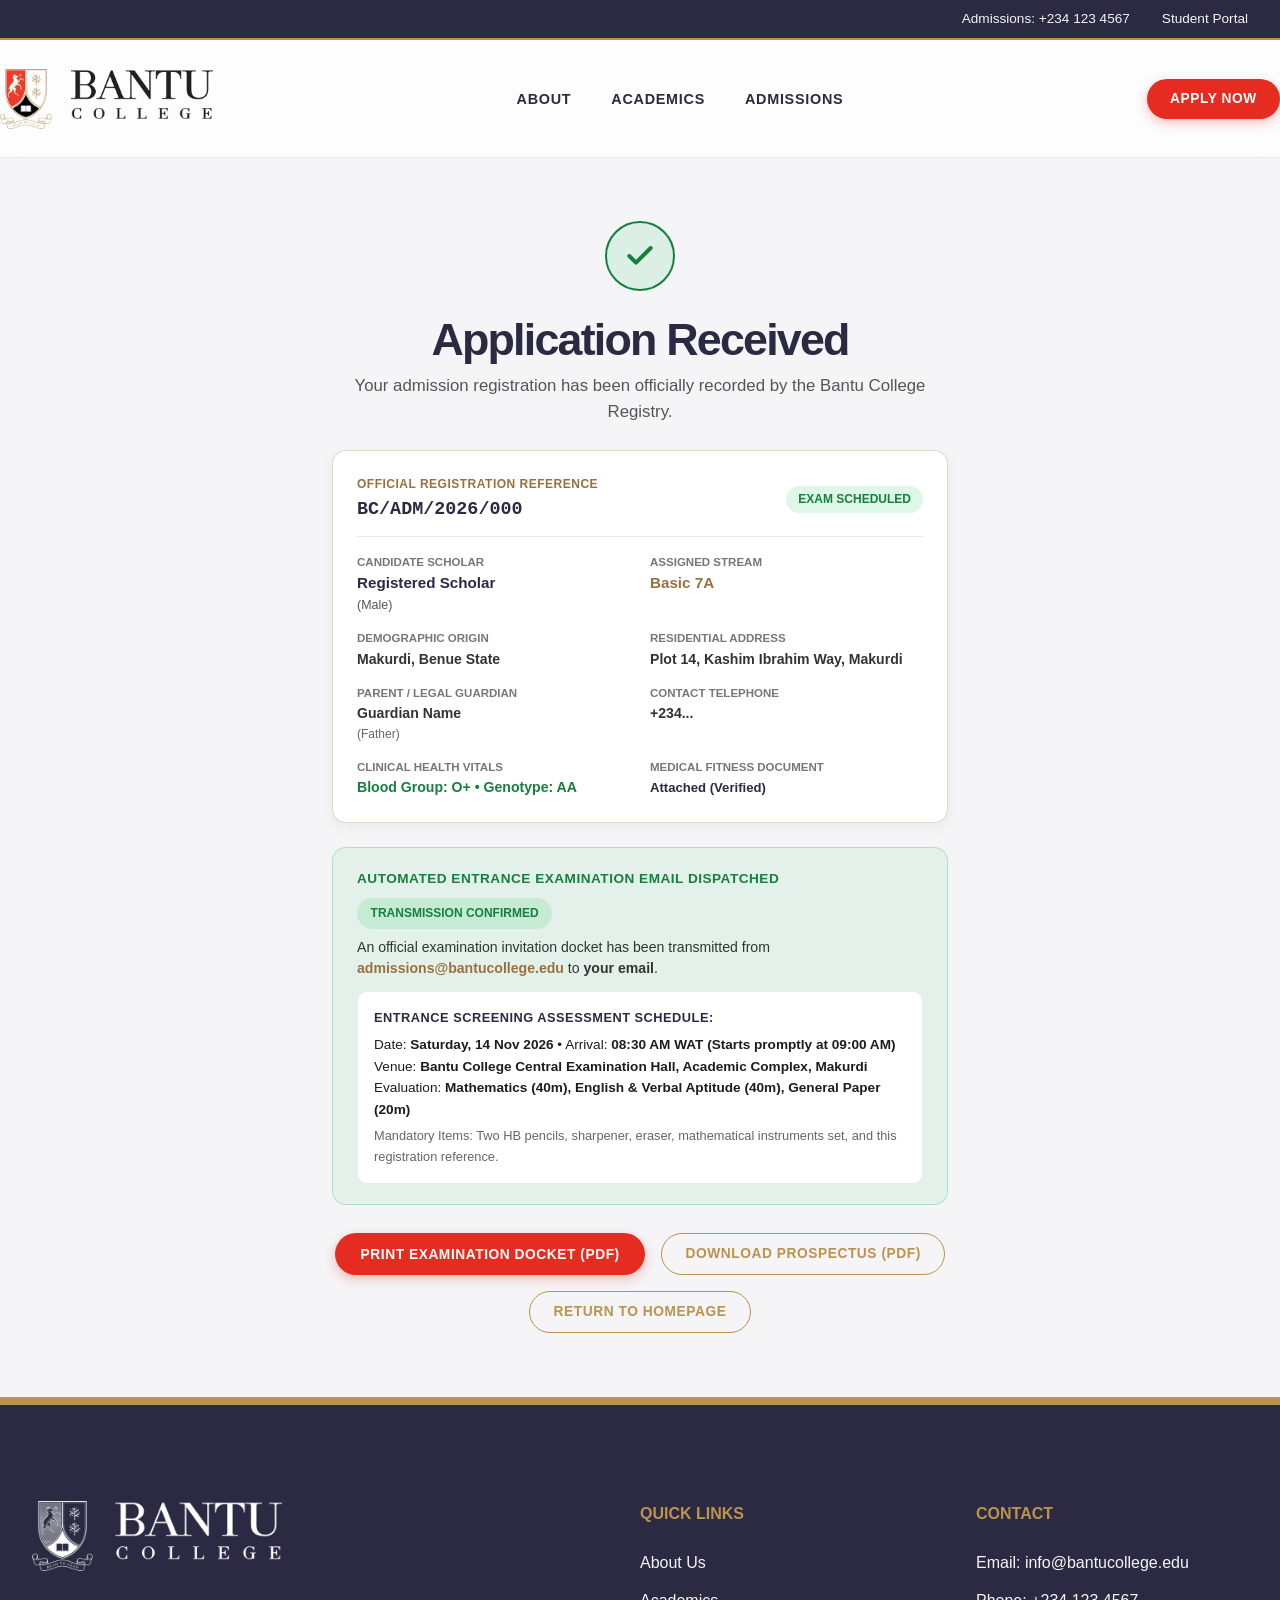
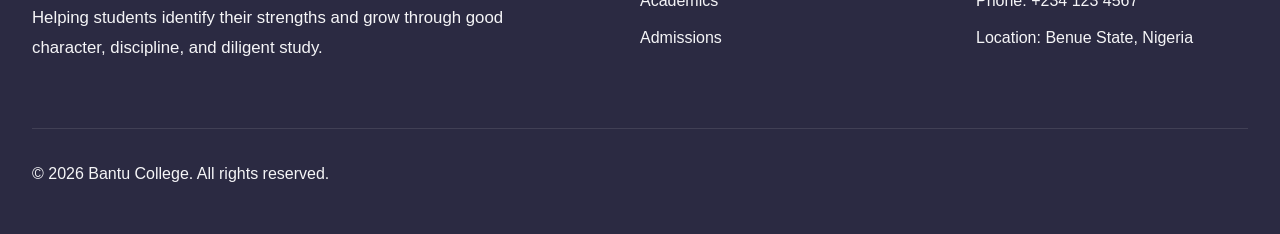
<file: success.html>
<!DOCTYPE html>
<html lang="en">
<head>
<meta charset="UTF-8">
<meta name="viewport" content="width=device-width, initial-scale=1.0">
<meta name="robots" content="noindex, follow">
<link rel="canonical" href="https://www.bantucollege.com/success.html">
<title>Application Received | Bantu College</title>
<link rel="stylesheet" href="assets/css/style.css?v=11">

<meta name="description" content="Your admission form for Bantu College has been submitted successfully.">
<meta property="og:type" content="website">
<meta property="og:title" content="Application Received | Bantu College">
<meta property="og:description" content="Your admission form for Bantu College has been submitted successfully.">
<meta property="og:image" content="https://www.bantucollege.com/assets/Bantu%20College%20Crest-01a.png">
<meta property="og:url" content="https://www.bantucollege.com/success.html">
<meta property="og:site_name" content="Bantu College">
<meta name="twitter:card" content="summary_large_image">
<link rel="icon" type="image/png" href="assets/Bantu%20College%20Crest-02d.png">
<script type="application/ld+json">
{
  "@context": "https://schema.org",
  "@type": "EducationalOrganization",
  "name": "Bantu College",
  "description": "Bantu College is a secondary school focused on academic discipline, character formation, and sound foundational learning.",
  "founder": {
    "@type": "Person",
    "name": "Mr. Kwaghtongo Decent Alumun"
  },
  "logo": "https://www.bantucollege.com/assets/Bantu%20College%20Crest-02d.png",
  "url": "https://www.bantucollege.com"
}
</script>
</head>
<body>
<div class="utility-bar">
<div class="container">
<span>Admissions: +234 123 4567</span>
<a href="portal.html" style="color: inherit; text-decoration: none;">Student Portal</a>
</div>
</div>
<header class="site-header">
<div class="container header-inner">
<a href="index.html" class="logo">
<img src="assets/Bantu%20College%20Crest-01a.png" alt="Bantu College">
</a>
<nav class="main-nav">
<ul>
<li><a href="about.html">About</a></li>
<li><a href="academics.html">Academics</a></li>
<li><a href="admissions.html">Admissions</a></li>
</ul>
</nav>
<a href="admissions.html" class="btn-primary">Apply Now</a>
<button class="hamburger" aria-label="Toggle Navigation" aria-expanded="false">
<span class="line"></span><span class="line"></span><span class="line"></span>
</button>
</div>
</header>
<div class="mobile-drawer">
<div class="drawer-header">
<h2 style="color: var(--color-gold); font-family: var(--font-heading); margin-bottom: 0; font-size: 2rem;">Menu</h2>
</div>
<nav class="drawer-nav">
<a href="index.html">Home</a>
<a href="about.html">About Us</a>
<a href="academics.html">Academics</a>
<a href="admissions.html">Admissions</a>
<a href="portal.html">Student Portal</a>
</nav>
<div class="drawer-footer">
<a href="admissions.html" class="btn-primary" style="width: 100%; text-align: center;">Apply Now</a>
</div>
</div>
<main class="section-padding" style="min-height: 70vh; display: flex; align-items: center; justify-content: center; text-align: center;">
<div class="container" style="max-width: 680px;">
<div style="width: 70px; height: 70px; background: rgba(34, 197, 94, 0.12); border-radius: 50%; display: flex; align-items: center; justify-content: center; margin: 0 auto 1.5rem; border: 2px solid #15803d;">
<svg width="32" height="32" viewBox="0 0 24 24" fill="none" stroke="#15803d" stroke-width="3" stroke-linecap="round" stroke-linejoin="round">
<polyline points="20 6 9 17 4 12"></polyline>
</svg>
</div>
<h1 class="huge-heading" style="color: var(--color-slate); margin-bottom: 0.5rem; font-size: clamp(2rem, 4vw, 2.8rem);">Application Received</h1>
<p style="font-size: 1.05rem; color: #555; margin-bottom: 1.5rem;">
Your admission registration has been officially recorded by the Bantu College Registry.
</p>

<div id="applicantSummaryCard" style="background: #ffffff; border: 1px solid rgba(186, 147, 79, 0.35); border-radius: 14px; padding: 1.5rem; text-align: left; margin-bottom: 1.5rem; box-shadow: 0 4px 14px rgba(0,0,0,0.05);">
  <div style="display: flex; justify-content: space-between; align-items: center; border-bottom: 1px solid rgba(0,0,0,0.08); padding-bottom: 0.75rem; margin-bottom: 1rem;">
    <div>
      <span style="font-size: 0.75rem; font-weight: 700; text-transform: uppercase; color: var(--color-gold-dark); letter-spacing: 0.5px; display: block;">Official Registration Reference</span>
      <strong id="dispAppRef" style="font-family: monospace; font-size: 1.15rem; color: var(--color-slate);">BC/ADM/2026/000</strong>
    </div>
    <span class="portal-badge portal-badge-green" id="dispStatusBadge" style="font-size: 0.75rem; padding: 0.25rem 0.75rem;">Exam Scheduled</span>
  </div>

  <div style="display: grid; grid-template-columns: repeat(auto-fit, minmax(210px, 1fr)); gap: 0.85rem 1.25rem; font-size: 0.88rem;">
    <div>
      <span style="font-size: 0.72rem; color: #777; text-transform: uppercase; display: block; font-weight: 700;">Candidate Scholar</span>
      <strong id="dispStudentName" style="color: var(--color-slate); font-size: 0.95rem;">Registered Scholar</strong>
      <span id="dispGender" style="font-size: 0.78rem; color: #555; display: block;">(Male)</span>
    </div>

    <div>
      <span style="font-size: 0.72rem; color: #777; text-transform: uppercase; display: block; font-weight: 700;">Assigned Stream</span>
      <strong id="dispEntryLevel" style="color: var(--color-gold-dark); font-size: 0.95rem;">Basic 7A</strong>
    </div>

    <div>
      <span style="font-size: 0.72rem; color: #777; text-transform: uppercase; display: block; font-weight: 700;">Demographic Origin</span>
      <strong id="dispOrigin" style="color: #333;">Makurdi, Benue State</strong>
    </div>

    <div>
      <span style="font-size: 0.72rem; color: #777; text-transform: uppercase; display: block; font-weight: 700;">Residential Address</span>
      <strong id="dispAddress" style="color: #333;">Plot 14, Kashim Ibrahim Way, Makurdi</strong>
    </div>

    <div>
      <span style="font-size: 0.72rem; color: #777; text-transform: uppercase; display: block; font-weight: 700;">Parent / Legal Guardian</span>
      <strong id="dispGuardian" style="color: #333;">Guardian Name</strong>
      <span id="dispRelationship" style="font-size: 0.75rem; color: #666; display: block;">(Father)</span>
    </div>

    <div>
      <span style="font-size: 0.72rem; color: #777; text-transform: uppercase; display: block; font-weight: 700;">Contact Telephone</span>
      <strong id="dispPhone" style="color: #333;">+234...</strong>
    </div>

    <div>
      <span style="font-size: 0.72rem; color: #777; text-transform: uppercase; display: block; font-weight: 700;">Clinical Health Vitals</span>
      <strong id="dispMedicalVitals" style="color: #15803d;">Blood Group: O+ &bull; Genotype: AA</strong>
    </div>

    <div>
      <span style="font-size: 0.72rem; color: #777; text-transform: uppercase; display: block; font-weight: 700;">Medical Fitness Document</span>
      <strong id="dispMedicalDocStatus" style="color: var(--color-slate); font-size: 0.82rem;">Attached (Verified)</strong>
    </div>
  </div>
</div>

<!-- Automated Entrance Exam Email Dispatch Notice -->
<div style="background: rgba(34, 197, 94, 0.08); border: 1px solid rgba(34, 197, 94, 0.3); border-radius: 14px; padding: 1.25rem 1.5rem; text-align: left; margin-bottom: 1.75rem;">
  <div style="display: flex; justify-content: space-between; align-items: center; margin-bottom: 0.5rem; flex-wrap: wrap; gap: 0.5rem;">
    <span style="font-size: 0.85rem; font-weight: 700; color: #15803d; text-transform: uppercase; letter-spacing: 0.5px;">Automated Entrance Examination Email Dispatched</span>
    <span class="portal-badge portal-badge-green" style="font-size: 0.75rem;">Transmission Confirmed</span>
  </div>
  <p style="font-size: 0.88rem; color: #333; margin: 0 0 0.75rem 0; line-height: 1.5;">
    An official examination invitation docket has been transmitted from <strong style="color: var(--color-gold-dark);">admissions@bantucollege.edu</strong> to <strong id="dispEmailText">your email</strong>.
  </p>
  <div style="background: #ffffff; border-radius: 10px; padding: 1rem; border: 1px solid rgba(0,0,0,0.08); font-size: 0.85rem; line-height: 1.6;">
    <div style="color: var(--color-slate); font-weight: 700; margin-bottom: 0.35rem; text-transform: uppercase; font-size: 0.8rem; letter-spacing: 0.5px;">Entrance Screening Assessment Schedule:</div>
    <div>Date: <strong id="dispExamDate">Saturday, 14 Nov 2026</strong> &bull; Arrival: <strong>08:30 AM WAT (Starts promptly at 09:00 AM)</strong></div>
    <div>Venue: <strong id="dispExamVenue">Bantu College Central Examination Hall, Academic Complex, Makurdi</strong></div>
    <div>Evaluation: <strong>Mathematics (40m), English & Verbal Aptitude (40m), General Paper (20m)</strong></div>
    <div style="color: #666; font-size: 0.8rem; margin-top: 0.35rem;">Mandatory Items: Two HB pencils, sharpener, eraser, mathematical instruments set, and this registration reference.</div>
  </div>
</div>

<div style="display: flex; gap: 1rem; justify-content: center; flex-wrap: wrap;">
  <button type="button" onclick="printExamDocket()" class="btn-primary" style="padding: 0.75rem 1.6rem;">Print Examination Docket (PDF)</button>
  <a href="assets/Bantu_College_Prospectus.pdf" target="_blank" class="btn-outline">Download Prospectus (PDF)</a>
  <a href="index.html" class="btn-outline">Return to Homepage</a>
</div>
</div>
</main>

<script>
let currentAppData = null;
document.addEventListener("DOMContentLoaded", function() {
  const params = new URLSearchParams(window.location.search);
  const ref = params.get("ref");
  const stored = sessionStorage.getItem("bantu_last_application");
  if (stored) {
    try {
      currentAppData = JSON.parse(stored);
      document.getElementById("dispAppRef").textContent = currentAppData.ref;
      document.getElementById("dispStudentName").textContent = currentAppData.studentName;
      document.getElementById("dispGender").textContent = `(${currentAppData.gender || 'Not Specified'})`;
      document.getElementById("dispEntryLevel").textContent = currentAppData.entryLevel;
      document.getElementById("dispOrigin").textContent = `${currentAppData.lga || 'Makurdi'}, ${currentAppData.stateOfOrigin || 'Benue State'}`;
      document.getElementById("dispAddress").textContent = `${currentAppData.address || 'Residential Address'}, ${currentAppData.city || 'Makurdi'}`;
      document.getElementById("dispGuardian").textContent = currentAppData.guardianName;
      document.getElementById("dispRelationship").textContent = `(${currentAppData.relationship || 'Guardian'})`;
      document.getElementById("dispPhone").textContent = currentAppData.phone;
      document.getElementById("dispMedicalVitals").textContent = `Blood: ${currentAppData.bloodGroup || 'Pending'} \u2022 Genotype: ${currentAppData.genotype || 'Pending'}`;
      
      const docStatusEl = document.getElementById("dispMedicalDocStatus");
      if (currentAppData.medicalDocName) {
        docStatusEl.textContent = `Attached: ${currentAppData.medicalDocName} (${currentAppData.medicalDocSize || ''})`;
        docStatusEl.style.color = "#15803d";
      } else {
        docStatusEl.textContent = "Pending Physical Clearance Submission";
        docStatusEl.style.color = "#777";
      }

      if (currentAppData.email) {
        document.getElementById("dispEmailText").textContent = currentAppData.email;
      }
      if (currentAppData.examDate) {
        document.getElementById("dispExamDate").textContent = currentAppData.examDate;
      }
      if (currentAppData.examVenue) {
        document.getElementById("dispExamVenue").textContent = currentAppData.examVenue;
      }
    } catch(err) {}
  } else if (ref) {
    document.getElementById("dispAppRef").textContent = ref;
  }
});

function printExamDocket() {
  const ref = currentAppData ? currentAppData.ref : document.getElementById("dispAppRef").textContent;
  const name = currentAppData ? currentAppData.studentName : document.getElementById("dispStudentName").textContent;
  const gender = currentAppData ? (currentAppData.gender || "Not Specified") : "Not Specified";
  const stream = currentAppData ? currentAppData.entryLevel : document.getElementById("dispEntryLevel").textContent;
  const originStr = currentAppData ? `${currentAppData.lga || 'Makurdi'}, ${currentAppData.stateOfOrigin || 'Benue State'}` : "Benue State";
  const addressStr = currentAppData ? `${currentAppData.address || 'Makurdi'}, ${currentAppData.city || 'Makurdi'}` : "Makurdi";
  const guardian = currentAppData ? currentAppData.guardianName : document.getElementById("dispGuardian").textContent;
  const relationship = currentAppData ? (currentAppData.relationship || "Guardian") : "Guardian";
  const phone = currentAppData ? currentAppData.phone : document.getElementById("dispPhone").textContent;
  const bloodGroup = currentAppData ? (currentAppData.bloodGroup || "Pending") : "Pending";
  const genotype = currentAppData ? (currentAppData.genotype || "Pending") : "Pending";
  const examDate = currentAppData ? (currentAppData.examDate || "Saturday, 14 Nov 2026") : "Saturday, 14 Nov 2026";
  const examVenue = currentAppData ? (currentAppData.examVenue || "Bantu College Central Examination Hall, Makurdi") : "Bantu College Central Examination Hall, Makurdi";

  const printWindow = window.open("", "_blank", "width=850,height=800");
  const baseUrl = window.location.origin + window.location.pathname.substring(0, window.location.pathname.lastIndexOf('/') + 1);
  printWindow.document.write(`
    <!DOCTYPE html>
    <html lang="en">
    <head>
      <meta charset="UTF-8">
      <base href="${baseUrl}">
      <title>Bantu College | Entrance Examination Docket (${ref})</title>
      <style>
        :root {
          --color-slate: #2b2a42;
          --color-gold: #ba934f;
          --color-red: #8b0000;
        }
        * {
          box-sizing: border-box;
          -webkit-print-color-adjust: exact !important;
          print-color-adjust: exact !important;
        }
        html, body {
          background: #ffffff !important;
          color: #111111 !important;
          margin: 0 !important;
          padding: 0 !important;
          font-family: 'SF Pro Display', -apple-system, BlinkMacSystemFont, "Segoe UI", Roboto, Helvetica, Arial, sans-serif;
          font-size: 13px;
          line-height: 1.42;
        }
        body * {
          visibility: visible !important;
        }
        .docket-printable-box {
          max-width: 680px;
          margin: 0 auto;
          background: #ffffff;
          padding: 24px;
          border: 2px solid #2b2a42;
          border-radius: 12px;
        }
        .bursary-digital-stamp {
          display: inline-block;
          border: 2px dashed #2b2a42;
          color: #2b2a42;
          border-radius: 8px;
          padding: 0.35rem 0.75rem;
          font-weight: 700;
          text-transform: uppercase;
          letter-spacing: 0.5px;
          transform: rotate(-2deg);
          background: rgba(43, 42, 66, 0.06);
          line-height: 1.2;
          text-align: center;
        }
        @page {
          size: A4 portrait;
          margin: 10mm 14mm 10mm 14mm;
        }
        @media print {
          html, body {
            padding: 0 !important;
            margin: 0 !important;
            background: #ffffff !important;
          }
          .docket-printable-box {
            border: 2px solid #000 !important;
            padding: 18px !important;
            max-width: 100% !important;
            width: 100% !important;
            box-shadow: none !important;
            page-break-inside: avoid !important;
            break-inside: avoid !important;
          }
          .no-print {
            display: none !important;
          }
        }
      </style>
    </head>
    <body>
      <div class="docket-printable-box">
        <div style="text-align: center; border-bottom: 2px solid #2b2a42; padding-bottom: 0.75rem; margin-bottom: 1rem;">
          <img src="assets/Bantu%20College%20Crest-01a.png" alt="Bantu College" style="max-height: 54px; margin: 0 auto 0.35rem;">
          <h2 style="font-family: Georgia, serif; font-size: 1.35rem; color: #2b2a42; margin: 0; text-transform: uppercase;">Bantu College, Benue State</h2>
          <p style="font-size: 0.85rem; color: #555; margin: 0.15rem 0;">Admissions Directorate &bull; Motto: Read to Lead</p>
          <span style="display: inline-block; background: #2b2a42; color: #ba934f; font-size: 0.8rem; font-weight: 700; padding: 0.3rem 1rem; border-radius: 4px; margin-top: 0.35rem; letter-spacing: 1px; text-transform: uppercase;">Entrance Examination & Screening Docket</span>
        </div>

        <div style="display: flex; justify-content: space-between; font-size: 0.85rem; margin-bottom: 1rem; color: #444; border-bottom: 1px solid rgba(0,0,0,0.1); padding-bottom: 0.75rem;">
          <div>Registration Reference: <strong style="font-family: monospace; color: #2b2a42; font-size: 0.95rem;">${ref}</strong></div>
          <div>Examination Date: <strong>${examDate}</strong></div>
        </div>

        <div style="background: rgba(43, 42, 66, 0.04); border-radius: 10px; padding: 1rem 1.25rem; margin-bottom: 1.25rem; font-size: 0.88rem;">
          <div style="display: grid; grid-template-columns: repeat(auto-fit, minmax(210px, 1fr)); gap: 0.65rem 1rem;">
            <div>Candidate Name: <strong style="color: #2b2a42;">${name} (${gender})</strong></div>
            <div>Proposed Stream: <strong style="color: #ba934f;">${stream}</strong></div>
            <div>State of Origin: <strong>${originStr}</strong></div>
            <div>Residential Address: <strong>${addressStr}</strong></div>
            <div>Parent / Guardian: <strong>${guardian} (${relationship})</strong></div>
            <div>Contact Telephone: <strong>${phone}</strong></div>
            <div>Clinical Vitals: <strong>Blood: ${bloodGroup} &bull; Genotype: ${genotype}</strong></div>
            <div>Reporting Time: <strong style="color: #b91c1c;">08:30 AM Prompt</strong></div>
          </div>
        </div>

        <div style="border: 1px solid rgba(0,0,0,0.12); border-radius: 10px; padding: 1rem; margin-bottom: 1.25rem; font-size: 0.85rem; line-height: 1.6;">
          <strong style="color: #2b2a42; display: block; margin-bottom: 0.35rem; text-transform: uppercase; font-size: 0.8rem; letter-spacing: 0.5px;">Examination Center & Subject Schedule:</strong>
          <div>Center: <strong>${examVenue}</strong></div>
          <div>Papers: <strong>Mathematics (40 Marks) &bull; English Studies & Verbal Reasoning (40 Marks) &bull; General Knowledge (20 Marks)</strong></div>
          <div>Duration: <strong>09:00 AM to 11:30 AM WAT</strong></div>
        </div>

        <div style="font-size: 0.82rem; color: #555; line-height: 1.5; margin-bottom: 1.5rem;">
          <strong>Candidate Instructions:</strong><br>
          1. Present this original docket at the screening entrance desk.<br>
          2. Bring two (2) HB pencils, sharpener, eraser, and an approved mathematical instruments set.<br>
          3. Cellular phones, smart watches, and unauthorized electronic aids are strictly prohibited in the examination hall.
        </div>

        <div style="display: flex; justify-content: space-between; align-items: flex-end; padding-top: 0.75rem; border-top: 1px solid rgba(0,0,0,0.15);">
          <div style="text-align: center; width: 180px;">
            <strong style="color: #2b2a42; font-size: 0.85rem; display: block;">Mr. Kwaghtongo D. A.</strong>
            <span style="font-size: 0.75rem; color: #777;">Principal & Head of School</span>
          </div>
          <div class="bursary-digital-stamp" style="font-size: 0.7rem; padding: 0.35rem 0.75rem;">
            Bantu College Registry<br>
            <span style="font-size: 0.65rem;">Screening Authorized</span>
          </div>
        </div>
      </div>
      <script>
        function executePrint() {
          window.focus();
          window.print();
        }
        const img = document.querySelector("img");
        if (img && !img.complete) {
          img.onload = () => setTimeout(executePrint, 150);
          img.onerror = () => setTimeout(executePrint, 150);
          setTimeout(executePrint, 800);
        } else {
          setTimeout(executePrint, 250);
        }
      <\/script>
    </body>
    </html>
  `);
  printWindow.document.close();
}
</script>
<footer class="site-footer">
<div class="container">
<div class="footer-grid">
<div>
<img src="assets/Bantu%20College%20Crest-01c.png" alt="Bantu College" class="footer-logo">
<p style="font-size: 1.05rem; line-height: 1.8;">Helping students identify their strengths and grow through good character, discipline, and diligent study.</p>
</div>
<div class="footer-col">
<h4>Quick Links</h4>
<ul>
<li><a href="about.html">About Us</a></li>
<li><a href="academics.html">Academics</a></li>
<li><a href="admissions.html">Admissions</a></li>
</ul>
</div>
<div class="footer-col">
<h4>Contact</h4>
<ul>
<li>Email: info@bantucollege.edu</li>
<li>Phone: +234 123 4567</li>
<li>Location: Benue State, Nigeria</li>
</ul>
</div>
</div>
<p style="border-top: 1px solid rgba(255,255,255,0.1); padding-top: 2rem;">&copy; 2026 Bantu College. All rights reserved.</p>
</div>
</footer>
<script src="assets/js/main.js?v=5" defer></script>
</body>
</html>
</file>
<file: assets/css/style.css>
@import url('https://fonts.cdnfonts.com/css/sf-pro-display');

:root {
  --color-black: #1d1d1f; /* Apple's softer black */
  --color-white: #f5f5f7; /* Apple's subtle background */
  --color-red: #E62C20;
  --color-slate: #2B2A42;
  --color-gold: #BA934F;
  --color-gold-dark: #99713E;

  --font-heading: 'SF Pro Display', -apple-system, BlinkMacSystemFont, "Segoe UI", Roboto, Helvetica, Arial, sans-serif;
  --font-subheading: 'SF Pro Display', -apple-system, BlinkMacSystemFont, "Segoe UI", Roboto, Helvetica, Arial, sans-serif;
  --font-body: 'SF Pro Display', -apple-system, BlinkMacSystemFont, "Segoe UI", Roboto, Helvetica, Arial, sans-serif;

  --max-width: 1400px;
  --transition: all 0.3s cubic-bezier(0.25, 0.8, 0.25, 1);
}

/* Reset */
*, *::before, *::after {
  -webkit-tap-highlight-color: transparent;
  box-sizing: border-box;
  margin: 0;
  padding: 0;
}

body {
  font-family: var(--font-body);
  color: var(--color-black);
  background-color: var(--color-white);
  line-height: 1.6;
}

img {
  max-width: 100%;
  display: block;
}

a {
  text-decoration: none;
  color: inherit;
}

/* Utility */
.container {
  max-width: var(--max-width);
  margin: 0 auto;
  padding: 0 clamp(1rem, 5vw, 2rem); box-sizing: border-box;
}

.section-padding {
  padding: clamp(2rem, 5vw, 5rem) 1rem;
}

.bg-red { background-color: var(--color-red); color: var(--color-white); }
.bg-slate { background-color: var(--color-slate); color: var(--color-white); }

.btn-primary {
  display: inline-flex;
  align-items: center;
  justify-content: center;
  background-color: var(--color-red);
  color: #ffffff;
  font-family: var(--font-subheading);
  text-transform: uppercase;
  font-weight: 700;
  padding: 0.55rem 1.45rem;
  font-size: 0.86rem;
  letter-spacing: 0.04em;
  min-height: 40px;
  transition: var(--transition);
  border: none;
  border-radius: 980px;
  box-shadow: 0 4px 12px rgba(230, 44, 32, 0.3);
  cursor: pointer;
  text-decoration: none;
}

.btn-primary:hover {
  background-color: var(--color-slate);
  box-shadow: 0 6px 18px rgba(43, 42, 66, 0.35);
  color: #ffffff;
}

.btn-outline {
  display: inline-flex;
  align-items: center;
  justify-content: center;
  background-color: transparent;
  color: var(--color-gold);
  font-family: var(--font-subheading);
  text-transform: uppercase;
  font-weight: 700;
  padding: 0.55rem 1.45rem;
  font-size: 0.86rem;
  letter-spacing: 0.04em;
  min-height: 40px;
  transition: var(--transition);
  border: 1.5px solid var(--color-gold);
  border-radius: 980px;
  cursor: pointer;
  text-decoration: none;
}

.btn-outline:hover {
  background-color: var(--color-gold);
  color: var(--color-white);
}

/* Proportional Button Size Modifiers */
.btn-sm {
  padding: 0.38rem 1rem !important;
  font-size: 0.8rem !important;
  min-height: 34px !important;
  border-radius: 980px !important;
  letter-spacing: 0.02em !important;
  gap: 0.4rem;
}

.btn-xs {
  padding: 0.28rem 0.75rem !important;
  font-size: 0.74rem !important;
  min-height: 28px !important;
  border-radius: 980px !important;
  letter-spacing: 0 !important;
}

.btn-block {
  width: 100% !important;
}

/* Typography & Editorial Impact */
h1, h2, h3, h4, h5, h6 {
  font-family: var(--font-heading);
  font-weight: 600;
  margin-bottom: 1rem;
}

.huge-heading {
  font-size: clamp(2.5rem, 5vw, 4rem);
  line-height: 1.1;
  color: var(--color-slate);
  margin-bottom: 2rem;
  letter-spacing: -0.04em;
  font-weight: 700;
}

.oversized-lead {
  font-size: clamp(1.2rem, 3vw, 1.8rem);
  font-weight: 500;
  line-height: 1.5;
  color: var(--color-slate);
  max-width: 900px;
  margin-bottom: 3rem;
  letter-spacing: -0.015em;
}

.pull-quote {
  font-family: var(--font-heading);
  font-size: 2.5rem;
  line-height: 1.2;
  padding: 3rem;
  border-left: 8px solid var(--color-gold);
  margin: 3rem 0;
  border-radius: 18px;
  box-shadow: 0 10px 40px rgba(0,0,0,0.05);
}

/* Header */
.utility-bar {
  background-color: var(--color-slate);
  color: var(--color-white);
  font-size: 0.85rem;
  font-family: var(--font-subheading);
  padding: 0.5rem 0;
  border-bottom: 2px solid var(--color-gold);
}

.utility-bar .container {
  display: flex;
  justify-content: flex-end;
  gap: 2rem;
}

.site-header {
  transition: background-color 0.4s ease, box-shadow 0.4s ease;
  background-color: rgba(255, 255, 255, 0.8);
  position: sticky;
  top: 0;
  z-index: 1002;
  box-shadow: 0 1px 0 rgba(0,0,0,0.05);
  backdrop-filter: saturate(180%) blur(20px);
  -webkit-backdrop-filter: saturate(180%) blur(20px);
}

.header-inner {
  display: flex;
  justify-content: space-between;
  align-items: center;
  padding: clamp(1.2rem, 3vw, 1.8rem) 0;
}

.logo img {
  height: 60px;
  width: auto;
  max-width: 100%;
  object-fit: contain;
}

.main-nav ul {
  display: flex;
  gap: 2.5rem;
  list-style: none;
  align-items: center;
}

.main-nav a {
  font-family: var(--font-subheading);
  text-transform: uppercase;
  font-weight: 700;
  font-size: 0.9rem;
  letter-spacing: 0.05em;
  color: var(--color-slate);
  transition: var(--transition);
}

.main-nav a:hover {
  color: var(--color-red);
}

/* Hero Section */
.hero {
  position: relative;
  height: 85vh;
  min-height: 600px;
  display: flex;
  align-items: center;
  background-size: cover; background-repeat: no-repeat;
  background-position: center;
  color: var(--color-white);
}

.hero::after {
  content: '';
  position: absolute;
  inset: 0;
  background: linear-gradient(to right, rgba(43,42,66,0.95) 0%, rgba(43,42,66,0.2) 100%);
}

.hero .container {
  position: relative;
  z-index: 10;
  max-width: 900px;
  margin: 0 auto 0 0;
}

.hero h1 {
  font-family: var(--font-heading);
  font-size: clamp(3rem, 8vw, 5rem);
  line-height: 1.05;
  margin-bottom: 1.5rem;
}

.hero-actions {
  display: flex;
  gap: 1.5rem;
  margin-top: 2.5rem;
}

/* High-Impact Callout Components (Stats) */
.stats-strip {
  padding: clamp(2rem, 5vw, 5rem) 1rem;
  background: var(--color-white);
}

.stats-grid {
  display: grid;
  grid-template-columns: repeat(4, 1fr);
  gap: 2rem;
}

.stat-huge {
  font-size: clamp(3rem, 8vw, 5rem);
  font-family: var(--font-heading);
  color: var(--color-slate);
  border-bottom: 6px solid var(--color-gold);
  display: inline-block;
  padding-bottom: 0.5rem;
  margin-bottom: 1rem;
  line-height: 1;
}

.stat-label {
  font-family: var(--font-subheading);
  text-transform: uppercase;
  font-weight: 700;
  letter-spacing: 0.1em;
  font-size: 1.1rem;
  color: var(--color-red);
  display: block;
}

/* Asymmetric & Masonry Layouts */
.grid-asymmetric-2-1 {
  display: grid;
  grid-template-columns: 2fr 1fr;
  gap: 2rem;
}

.grid-asymmetric-1-2 {
  display: grid;
  grid-template-columns: 1fr 2fr;
  gap: 2rem;
}

/* Interactive Media Grids (Newsroom Style) */
.overlay-card {
  position: relative;
  min-height: clamp(280px, 40vh, 450px);
  display: flex;
  flex-direction: column;
  justify-content: flex-end;
  padding: 3rem;
  color: var(--color-white);
  overflow: hidden;
  background-size: cover; background-repeat: no-repeat;
  background-position: center;
  transition: var(--transition);
  border-radius: 18px;
  box-shadow: 0 10px 30px -10px rgba(0,0,0,0.3);
  border: 1px solid rgba(186, 147, 79, 0.2);
}

.overlay-card::before {
  content: '';
  position: absolute;
  inset: 0;
  background: linear-gradient(to top, rgba(43,42,66,0.95) 0%, rgba(43,42,66,0.1) 60%, transparent 100%);
  z-index: 1;
  transition: var(--transition);
}

.overlay-card:hover::before {
  background: linear-gradient(to top, rgba(230,44,32,0.95) 0%, rgba(43,42,66,0.2) 60%, transparent 100%);
}

.overlay-content {
  position: relative;
  z-index: 2;
}

.gold-tag {
  background-color: var(--color-gold);
  color: var(--color-black);
  font-family: var(--font-subheading);
  text-transform: uppercase;
  font-weight: 700;
  font-size: 0.85rem;
  padding: 0.5rem 1rem;
  display: inline-block;
  margin-bottom: 1rem;
  border-radius: 6px;
}

.overlay-card h3 {
  font-size: 2.5rem;
  margin-bottom: 0.5rem;
  line-height: 1.2;
  letter-spacing: -0.02em;
}

/* Text-Only Feature Cards */
.text-card {
  display: flex;
  flex-direction: column;
  justify-content: center;
  align-items: flex-start;
  padding: 4rem 3rem;
  min-height: clamp(280px, 40vh, 450px);
  border-radius: 18px;
  box-shadow: 0 10px 30px -10px rgba(0,0,0,0.3);
  border: 1px solid rgba(186, 147, 79, 0.2);
}

.text-card img, .pull-quote img, .quick-links-sidebar img {
  align-self: flex-start;
  object-fit: contain;
  max-width: 100%;
}

.text-card h3 {
  font-size: 2.5rem;
  margin-bottom: 1.5rem;
}

/* Full-bleed banner break */
.banner-break {
  position: relative;
  height: 60vh;
  min-height: 400px;
  display: flex;
  align-items: center;
  justify-content: center;
  text-align: center;
  background-size: cover; background-repeat: no-repeat;
  background-position: center;
  background-attachment: fixed;
  color: var(--color-white);
}
.banner-break::after {
  content: '';
  position: absolute;
  inset: 0;
  background: rgba(0,0,0,0.5);
}
.banner-content {
  position: relative;
  z-index: 10;
  max-width: 1000px;
  padding: 0 clamp(1rem, 5vw, 2rem); box-sizing: border-box;
}

/* Sidebar Layout (Inner Pages) */
.page-with-sidebar {
  display: grid;
  grid-template-columns: 1fr 350px;
  gap: 4rem;
  align-items: start;
}

.quick-links-sidebar {
  background-color: var(--color-slate);
  color: var(--color-white);
  padding: 3rem 2rem;
  position: sticky;
  top: 120px;
  border-top: 6px solid var(--color-gold);
  border-radius: 18px;
  box-shadow: 0 10px 30px -10px rgba(0,0,0,0.3);
  border: 1px solid rgba(186, 147, 79, 0.2);
}

.quick-links-sidebar h3 {
  font-size: 1.5rem;
  color: var(--color-gold);
  margin-bottom: 2rem;
  text-transform: uppercase;
  font-family: var(--font-subheading);
  letter-spacing: -0.01em;
}

.quick-links-sidebar ul {
  list-style: none;
}

.quick-links-sidebar li {
  border-bottom: 1px solid rgba(255,255,255,0.1);
}

.quick-links-sidebar a {
  display: block;
  padding: 1rem 0;
  font-family: var(--font-subheading);
  font-weight: 700;
  text-transform: uppercase;
  letter-spacing: 0.05em;
  transition: var(--transition);
}

.quick-links-sidebar a:hover {
  color: var(--color-red);
  padding-left: 0.5rem;
}

/* Accordion */
details {
  border: 1px solid rgba(0,0,0,0.05);
  margin-bottom: 1rem;
  background: var(--color-white);
  border-radius: 18px;
  overflow: hidden;
  box-shadow: 0 10px 30px -10px rgba(0,0,0,0.3);
  border: 1px solid rgba(186, 147, 79, 0.2);
}
summary {
  padding: 1.5rem;
  font-family: var(--font-subheading);
  font-weight: 700;
  font-size: 1.1rem;
  cursor: pointer;
  background-color: var(--color-slate);
  color: var(--color-white);
  list-style: none;
  display: flex;
  justify-content: space-between;
}
details[open] summary {
  background-color: var(--color-red);
}
.details-content {
  padding: 1.5rem;
  font-size: 1.1rem;
  color: var(--color-black);
}

/* Footer */
.site-footer {
  background-color: var(--color-slate);
  color: var(--color-white);
  padding: 6rem 0 3rem;
  border-top: 8px solid var(--color-gold);
}

.footer-grid {
  display: grid;
  grid-template-columns: 2fr 1fr 1fr;
  gap: 4rem;
  margin-bottom: 4rem;
}
.footer-logo {
  max-width: 250px;
  height: auto;
  object-fit: contain;
  margin-bottom: 2rem;
}
.footer-col h4 {
  font-family: var(--font-subheading);
  color: var(--color-gold);
  margin-bottom: 1.5rem;
  text-transform: uppercase;
}
.footer-col ul {
  list-style: none;
}
.footer-col li {
  margin-bottom: 0.75rem;
}
.footer-col a:hover {
  color: var(--color-red);
}

/* Mobile Adjustments */
@media (max-width: 1024px) {
  .hero h1 { font-size: clamp(2.5rem, 5vw, 4rem); }
  .huge-heading { font-size: 3rem; }
  .oversized-lead { font-size: 1.4rem; }
  .grid-asymmetric-2-1, .grid-asymmetric-1-2, .page-with-sidebar {
    grid-template-columns: 1fr;
  }
  .quick-links-sidebar {
    position: static;
    margin-bottom: 3rem;
  }
}

@media (max-width: 768px) {
  .header-inner .btn-primary { display: none; }
  .hero h1 { font-size: 3rem; }
  .stat-huge { font-size: 3.5rem; }
  .stats-grid { grid-template-columns: 1fr 1fr; }
  .main-nav { display: none; }
  .hero-actions { flex-direction: column; }
  .footer-grid { grid-template-columns: 1fr; }
}



/* Mobile Nav Elements */
.hamburger {
  display: none;
  flex-direction: column;
  gap: 6px;
  background: none;
  border: none;
  cursor: pointer;
  z-index: 1001;
  padding: 10px;
}
.hamburger .line {
  width: 30px;
  height: 2px;
  background-color: var(--color-slate);
  transition: var(--transition);
}
.hamburger.is-active .line:nth-child(1) { transform: translateY(8px) rotate(45deg); }
.hamburger.is-active .line:nth-child(2) { opacity: 0; }
.hamburger.is-active .line:nth-child(3) { transform: translateY(-8px) rotate(-45deg); }

.mobile-drawer {
  position: fixed;
  top: 0;
  left: 0;
  width: 100%;
  height: 100vh;
  background-color: rgba(15, 15, 15, 0.65);
  backdrop-filter: blur(25px);
  -webkit-backdrop-filter: blur(25px);
  z-index: 1001;
  opacity: 0;
  visibility: hidden;
  transition: opacity 0.4s ease, visibility 0.4s ease;
  display: flex;
  flex-direction: column;
  align-items: center;
  justify-content: center;
  padding: 6rem 2rem 4rem;
}
.mobile-drawer.is-open {
  opacity: 1;
  visibility: visible;
}
.drawer-header { display: none; }
.drawer-nav {
  display: flex;
  flex-direction: column;
  gap: 2.5rem;
  align-items: center;
  justify-content: center;
  width: 100%;
  margin-bottom: 3rem;
}
.drawer-nav a {
  color: var(--color-white);
  font-family: var(--font-subheading);
  font-size: 2.2rem;
  font-weight: 700;
  text-transform: uppercase;
  letter-spacing: 2px;
}
.drawer-footer { margin-top: 0; width: 100%; max-width: 300px; }

/* Mobile View Adjustments */
@media (max-width: 768px) {
  .header-inner .btn-primary { display: none; }
  .hamburger { display: flex; }
  .main-nav { display: none; }
}




/* Admissions Form */
.admissions-form {
  box-sizing: border-box;
  width: 100%;
  max-width: 100%;
  overflow: hidden;
  background: var(--color-white);
  padding: clamp(1.2rem, 4vw, 3rem);
  border-radius: 18px;
  box-shadow: 0 10px 30px -10px rgba(0,0,0,0.3);
  border: 1px solid rgba(186, 147, 79, 0.2);
  margin-top: 3rem;
  margin-bottom: 3rem;
}
.form-grid {
  display: grid;
  grid-template-columns: 1fr 1fr;
  gap: 1.5rem;
}
.form-group {
  margin-bottom: 1.5rem;
}
.form-group.full-width {
  grid-column: 1 / -1;
}
.form-group label {
  display: block;
  font-family: var(--font-subheading);
  font-weight: 700;
  margin-bottom: 0.5rem;
  color: var(--color-slate);
}
.form-group input,
.form-group select,
.form-group textarea {
  box-sizing: border-box;
  max-width: 100%;
  width: 100%;
  padding: 1rem;
  border: 1px solid #d1d1d6;
  border-radius: 12px;
  font-family: var(--font-body);
  font-size: 1rem;
  transition: var(--transition);
  background: #ffffff;
}
.form-group input:focus,
.form-group select:focus,
.form-group textarea:focus {
  outline: none;
  border-color: var(--color-gold);
  box-shadow: 0 0 0 4px rgba(186, 147, 79, 0.15);
}
@media (max-width: 768px) {
  .form-grid {
    grid-template-columns: 1fr;
  }
}






.site-header.menu-open {
  background-color: transparent !important;
  box-shadow: none !important;
}
.site-header .logo {
  transition: opacity 0.4s ease;
}
.site-header.menu-open .logo {
  opacity: 0;
  pointer-events: none;
}
.site-header.menu-open .hamburger .line {
  background-color: var(--color-white);
}

/* --- Client Updates: Curriculum, Campus, Subjects & Team --- */
.classes-badge-container {
  display: flex;
  flex-wrap: wrap;
  gap: 1rem;
  margin: 1.5rem 0;
}
.class-pill {
  display: inline-flex;
  align-items: center;
  gap: 0.5rem;
  background: rgba(186, 147, 79, 0.15);
  color: var(--color-gold-dark);
  border: 1px solid rgba(186, 147, 79, 0.4);
  padding: 0.5rem 1.2rem;
  border-radius: 980px;
  font-weight: 700;
  font-size: 0.95rem;
  letter-spacing: 0.5px;
}
.requirement-box {
  background: rgba(43, 42, 66, 0.04);
  border-left: 4px solid var(--color-gold);
  border-radius: 0 14px 14px 0;
  padding: 1.25rem 1.5rem;
  margin: 1.5rem 0 2.5rem;
}
.requirement-box h4 {
  color: var(--color-slate);
  font-size: 1.05rem;
  margin-bottom: 0.35rem;
  font-family: var(--font-subheading);
}
.requirement-box p {
  font-size: 0.95rem;
  color: #444;
  margin: 0;
}

/* 15 Subjects Grid */
.subjects-grid {
  display: grid;
  grid-template-columns: repeat(auto-fill, minmax(260px, 1fr));
  gap: 1rem;
  margin: 2rem 0 3.5rem;
}
.subject-card {
  display: flex;
  align-items: center;
  gap: 1rem;
  background: #ffffff;
  padding: 1rem 1.25rem;
  border-radius: 14px;
  border: 1px solid rgba(0, 0, 0, 0.07);
  box-shadow: 0 4px 16px -4px rgba(0, 0, 0, 0.05);
  transition: transform 0.25s ease, box-shadow 0.25s ease, border-color 0.25s ease;
}
.subject-card:hover {
  transform: translateY(-3px);
  box-shadow: 0 10px 24px -6px rgba(0, 0, 0, 0.12);
  border-color: rgba(186, 147, 79, 0.5);
}
.subject-num {
  font-family: var(--font-heading);
  font-size: 1.15rem;
  font-weight: 800;
  color: var(--color-red);
  background: rgba(230, 44, 32, 0.08);
  width: 38px;
  height: 38px;
  border-radius: 10px;
  display: flex;
  align-items: center;
  justify-content: center;
  flex-shrink: 0;
}
.subject-name {
  font-size: 0.98rem;
  font-weight: 600;
  color: var(--color-slate);
  line-height: 1.3;
}

/* Curriculum Pillars */
.pillars-grid {
  display: grid;
  grid-template-columns: repeat(auto-fit, minmax(280px, 1fr));
  gap: 1.5rem;
  margin: 2rem 0 3rem;
}
.pillar-card {
  background: #ffffff;
  border-radius: 18px;
  padding: 2rem;
  border: 1px solid rgba(0,0,0,0.06);
  box-shadow: 0 8px 24px -8px rgba(0,0,0,0.08);
  display: flex;
  flex-direction: column;
}
.pillar-card h3 {
  font-size: 1.4rem;
  color: var(--color-slate);
  margin-bottom: 1rem;
  padding-bottom: 0.75rem;
  border-bottom: 2px solid var(--color-gold);
}
.pillar-card ul {
  list-style: none;
  padding: 0;
  margin: 0;
  display: flex;
  flex-direction: column;
  gap: 0.65rem;
}
.pillar-card ul li { padding-left: 0;
  font-size: 0.98rem;
  color: #333;
}


/* Team Section */
.team-grid {
  display: grid;
  grid-template-columns: repeat(auto-fit, minmax(260px, 1fr));
  gap: 1.5rem;
  margin: 2rem 0 3.5rem;
}
.team-card {
  background: #ffffff;
  border-radius: 18px;
  padding: 1.75rem;
  border: 1px solid rgba(0,0,0,0.06);
  box-shadow: 0 8px 20px -6px rgba(0,0,0,0.06);
  transition: transform 0.25s ease;
}
.team-card:hover {
  transform: translateY(-3px);
}
.team-card h3 {
  font-size: 1.3rem;
  color: var(--color-slate);
  margin-bottom: 0.25rem;
}
.team-role {
  display: inline-block;
  font-size: 0.85rem;
  font-weight: 700;
  text-transform: uppercase;
  color: var(--color-gold-dark);
  letter-spacing: 0.5px;
  margin-bottom: 0.85rem;
}
.team-bio {
  font-size: 0.95rem;
  color: #555;
  line-height: 1.55;
}

/* Campus Section */
.campus-showcase {
  background: var(--color-slate);
  color: var(--color-white);
  border-radius: 18px;
  padding: clamp(2rem, 5vw, 3.5rem);
  margin: 2.5rem 0 3.5rem;
  border-left: 6px solid var(--color-gold);
}
.campus-showcase h3 {
  font-size: clamp(1.8rem, 3.5vw, 2.5rem);
  color: var(--color-white);
  margin-bottom: 1rem;
}
.campus-showcase p {
  color: #E0E0E0;
  font-size: 1.1rem;
  line-height: 1.7;
  max-width: 850px;
}
.campus-highlights {
  display: grid;
  grid-template-columns: repeat(auto-fit, minmax(200px, 1fr));
  gap: 1.25rem;
  margin-top: 2rem;
}
.campus-stat-item {
  background: rgba(255, 255, 255, 0.06);
  padding: 1.25rem;
  border-radius: 14px;
  border: 1px solid rgba(255, 255, 255, 0.1);
}
.campus-stat-num {
  font-size: 2rem;
  font-weight: 800;
  color: var(--color-gold);
  font-family: var(--font-heading);
}
.campus-stat-label {
  font-size: 0.9rem;
  color: #ccc;
  margin-top: 0.25rem;
}

/* Principal Card Layout */
.principal-card {
  display: grid;
  grid-template-columns: 250px 1fr;
  gap: clamp(1.5rem, 3.5vw, 3rem);
  align-items: center;
  background: var(--color-slate);
  color: var(--color-white);
  padding: clamp(1.5rem, 3.5vw, 2.75rem);
  border-radius: 18px;
  border-left: 6px solid var(--color-gold);
  box-shadow: 0 10px 30px -10px rgba(0,0,0,0.3);
}
.principal-photo-wrapper {
  width: 100%;
  max-width: 250px;
  margin: 0 auto;
}
.principal-photo {
  width: 100%;
  aspect-ratio: 3 / 4;
  object-fit: cover;
  border-radius: 14px;
  border: 2px solid rgba(186, 147, 79, 0.45);
  box-shadow: 0 10px 25px -8px rgba(0, 0, 0, 0.4);
  display: block;
}
@media (max-width: 768px) {
  .principal-card {
    grid-template-columns: 1fr;
    text-align: left;
  }
  .principal-photo-wrapper {
    max-width: 200px;
    margin: 0 auto 1rem;
  }
}


/* Student Portal Styles */
.portal-wrapper {
  min-height: 85vh;
  padding: clamp(2rem, 5vw, 4rem) 0;
}
.portal-auth-card {
  max-width: 480px;
  margin: 0 auto;
  background: #ffffff;
  border-radius: 20px;
  padding: clamp(1.75rem, 5vw, 3rem);
  box-shadow: 0 15px 35px -10px rgba(0, 0, 0, 0.12);
  border: 1px solid rgba(186, 147, 79, 0.25);
}
.portal-auth-header {
  text-align: center;
  margin-bottom: 2rem;
}
.portal-auth-header img {
  width: 95px;
  max-width: 100px;
  margin: 0 auto 1.25rem;
  display: block;
  filter: drop-shadow(0 4px 12px rgba(43, 42, 66, 0.18)) contrast(1.1);
  transition: transform 0.3s ease;
}
.portal-auth-header img:hover {
  transform: scale(1.04);
}
.portal-demo-notice {
  background: rgba(186, 147, 79, 0.1);
  border-left: 4px solid var(--color-gold);
  padding: 1rem;
  border-radius: 0 10px 10px 0;
  margin-top: 1.5rem;
  font-size: 0.9rem;
  color: #333;
}
.portal-demo-notice p {
  margin: 0.25rem 0;
}

/* Collapsible demonstration-credential disclosure (keeps test logins
   out of the default login view while remaining one tap away) */
details.demo-disclosure {
  background: rgba(186, 147, 79, 0.08);
  border-left: 4px solid var(--color-gold);
  border-radius: 0 10px 10px 0;
  padding: 0;
  margin-top: 1.5rem;
  font-size: 0.9rem;
  color: #333;
  overflow: hidden;
}
details.demo-disclosure > summary {
  list-style: none;
  cursor: pointer;
  padding: 0.8rem 1rem;
  font-size: 0.82rem;
  font-weight: 700;
  color: var(--color-slate);
  display: flex;
  align-items: center;
  justify-content: space-between;
  gap: 0.75rem;
  user-select: none;
  transition: background 0.2s ease;
}
details.demo-disclosure > summary::-webkit-details-marker {
  display: none;
}
details.demo-disclosure > summary:hover {
  background: rgba(186, 147, 79, 0.12);
}
details.demo-disclosure > summary::after {
  content: "+";
  font-size: 1.1rem;
  line-height: 1;
  font-weight: 800;
  color: var(--color-gold-dark);
  flex-shrink: 0;
}
details.demo-disclosure[open] > summary::after {
  content: "\2212";
}
details.demo-disclosure[open] > summary {
  border-bottom: 1px solid rgba(186, 147, 79, 0.25);
}
.demo-disclosure-body {
  padding: 0.85rem 1rem 1rem;
}
.demo-disclosure-body p {
  margin: 0.3rem 0;
  font-size: 0.85rem;
}
.demo-disclosure-hint {
  font-size: 0.68rem;
  font-weight: 700;
  text-transform: uppercase;
  letter-spacing: 0.6px;
  color: var(--color-gold-dark);
}

/* Dashboard Header */
.portal-profile-header {
  background: var(--color-slate);
  color: var(--color-white);
  border-radius: 20px;
  padding: clamp(1.5rem, 4vw, 2.5rem);
  display: flex;
  align-items: center;
  justify-content: space-between;
  flex-wrap: wrap;
  gap: 1.5rem;
  margin-bottom: 2rem;
  border-left: 6px solid var(--color-gold);
}
.portal-profile-info {
  display: flex;
  align-items: center;
  gap: 1.25rem;
}
.portal-avatar {
  width: 70px;
  height: 70px;
  border-radius: 50%;
  background: var(--color-gold);
  color: var(--color-slate);
  display: flex;
  align-items: center;
  justify-content: center;
  font-family: var(--font-heading);
  font-weight: 800;
  font-size: 1.5rem;
  border: 3px solid rgba(255, 255, 255, 0.2);
  flex-shrink: 0;
}
.portal-kpi-grid {
  display: grid;
  grid-template-columns: repeat(auto-fit, minmax(200px, 1fr));
  gap: 1.25rem;
  margin-bottom: 2rem;
}
.portal-kpi-card {
  background: #ffffff;
  padding: 1.25rem 1.5rem;
  border-radius: 16px;
  border: 1px solid rgba(0, 0, 0, 0.06);
  box-shadow: 0 6px 18px -6px rgba(0, 0, 0, 0.05);
}
.portal-kpi-label {
  font-size: 0.85rem;
  font-weight: 700;
  text-transform: uppercase;
  color: #666;
  letter-spacing: 0.5px;
}
.portal-kpi-val {
  font-size: 1.8rem;
  font-weight: 800;
  font-family: var(--font-heading);
  color: var(--color-slate);
  margin-top: 0.35rem;
}

/* Tabs */
.portal-tab-bar {
  display: flex;
  gap: 0.75rem;
  border-bottom: 2px solid rgba(0, 0, 0, 0.08);
  margin-bottom: 2rem;
  overflow-x: auto;
  padding-bottom: 0.5rem;
  -webkit-overflow-scrolling: touch;
}
.portal-tab-btn {
  background: none;
  border: none;
  padding: 0.65rem 1.35rem;
  font-family: var(--font-subheading);
  font-weight: 700;
  font-size: 0.95rem;
  color: #555;
  cursor: pointer;
  border-radius: 980px;
  transition: all 0.25s ease;
  white-space: nowrap;
}
.portal-tab-btn.is-active {
  background: var(--color-slate);
  color: var(--color-white);
}
.portal-tab-pane {
  display: none;
}
.portal-tab-pane.is-active {
  display: block;
}
.portal-tab-card {
  background: #ffffff;
  padding: clamp(1.2rem, 3.5vw, 2.25rem);
  border-radius: 18px;
  border: 1px solid rgba(0, 0, 0, 0.08);
  box-shadow: 0 6px 20px -8px rgba(0, 0, 0, 0.06);
  margin-bottom: 2rem;
}

/* Tables */
.table-responsive {
  width: 100%;
  overflow-x: auto;
  border-radius: 16px;
  background: #ffffff;
  border: 1px solid rgba(0, 0, 0, 0.08);
  box-shadow: 0 6px 20px -8px rgba(0, 0, 0, 0.06);
  margin-bottom: 2rem;
}
.portal-data-table {
  width: 100%;
  border-collapse: collapse;
  text-align: left;
  font-size: 0.95rem;
  min-width: 600px;
}
.portal-data-table th {
  background: rgba(43, 42, 66, 0.04);
  color: var(--color-slate);
  padding: 1rem 1.25rem;
  font-weight: 700;
  border-bottom: 1px solid rgba(0, 0, 0, 0.08);
}
.portal-data-table td {
  padding: 1rem 1.25rem;
  border-bottom: 1px solid rgba(0, 0, 0, 0.05);
  color: #333;
}
.portal-data-table tr:last-child td {
  border-bottom: none;
}
.portal-badge {
  display: inline-block;
  padding: 0.35rem 0.85rem;
  border-radius: 980px;
  font-size: 0.8rem;
  font-weight: 700;
  text-transform: uppercase;
}
.portal-badge-green {
  background: rgba(34, 197, 94, 0.15);
  color: #15803d;
}
.portal-badge-gold {
  background: rgba(186, 147, 79, 0.18);
  color: var(--color-gold-dark);
}
.portal-badge-red {
  background: rgba(230, 44, 32, 0.15);
  color: var(--color-red);
}

/* Official Report Sheet Print Design */
@media print {
  @page {
    size: A4 portrait;
    margin: 6mm 8mm;
  }
  html, body {
    width: 100% !important;
    background: #ffffff !important;
    color: #000000 !important;
    font-size: 8pt !important;
    margin: 0 !important;
    padding: 0 !important;
  }
  body * {
    visibility: hidden;
  }
  .portal-tab-pane.is-active,
  .portal-tab-pane.is-active *,
  .letter-printable-box,
  .letter-printable-box *,
  .receipt-printable-box,
  .receipt-printable-box *,
  .docket-printable-box,
  .docket-printable-box *,
  #admissionLetterPrintContent,
  #admissionLetterPrintContent *,
  #bursaryReceiptContent,
  #bursaryReceiptContent * {
    visibility: visible !important;
  }
  .portal-tab-pane.is-active {
    position: absolute !important;
    left: 0 !important;
    top: 0 !important;
    width: 100% !important;
    margin: 0 !important;
    padding: 0 !important;
    border: none !important;
    box-shadow: none !important;
  }
  .portal-tab-card {
    padding: 0 !important;
    border: none !important;
    box-shadow: none !important;
    margin: 0 !important;
    background: transparent !important;
  }
  .print-compact-header,
  .report-paper-header {
    display: block !important;
    visibility: visible !important;
  }
  .print-biodata-grid,
  .report-paper-biodata {
    display: grid !important;
    visibility: visible !important;
  }
  .no-print,
  .mobile-table-hint,
  .portal-tab-pane:not(.is-active) {
    display: none !important;
    visibility: hidden !important;
  }
  .portal-tab-pane.is-active #resultsTableContainer,
  .portal-tab-pane.is-active #feesTableContainer,
  .portal-tab-pane.is-active .table-responsive {
    display: block !important;
    visibility: visible !important;
    overflow: visible !important;
    box-shadow: none !important;
    border: 1px solid #444 !important;
    margin-bottom: 0.4rem !important;
  }
  .portal-tab-pane.is-active .portal-data-table {
    font-size: 7.5pt !important;
    min-width: 100% !important;
    width: 100% !important;
  }
  .portal-tab-pane.is-active .portal-data-table th,
  .portal-tab-pane.is-active .portal-data-table td {
    padding: 2.5px 4px !important;
    line-height: 1.15 !important;
    border: 1px solid #ccc !important;
  }
  .portal-tab-pane.is-active .portal-data-table tr {
    page-break-inside: avoid !important;
    break-inside: avoid !important;
  }
  .portal-badge {
    padding: 0.15rem 0.4rem !important;
    font-size: 7pt !important;
  }
}

/* Modal and Destination Launchpad */
.portal-modal-overlay {
  position: fixed;
  top: 0;
  left: 0;
  width: 100%;
  height: 100vh;
  background: rgba(15, 15, 15, 0.7);
  backdrop-filter: blur(14px);
  -webkit-backdrop-filter: blur(14px);
  display: flex;
  align-items: center;
  justify-content: center;
  z-index: 2000;
  padding: 1.5rem;
  opacity: 0;
  visibility: hidden;
  transition: opacity 0.3s ease, visibility 0.3s ease;
}
.portal-modal-overlay.is-active {
  opacity: 1;
  visibility: visible;
}
.portal-modal-card {
  background: #ffffff;
  border-radius: 20px;
  max-width: 580px;
  width: 100%;
  padding: clamp(1.75rem, 5vw, 2.5rem);
  box-shadow: 0 20px 40px -15px rgba(0, 0, 0, 0.25);
  border: 1px solid rgba(186, 147, 79, 0.3);
  position: relative;
  max-height: 90vh;
  overflow-y: auto;
}
.destination-grid {
  display: grid;
  grid-template-columns: repeat(auto-fit, minmax(220px, 1fr));
  gap: 1rem;
  margin-top: 1.5rem;
}
.destination-card {
  background: rgba(43, 42, 66, 0.03);
  border: 1px solid rgba(0, 0, 0, 0.08);
  border-radius: 14px;
  padding: 1.25rem;
  text-align: left;
  cursor: pointer;
  transition: all 0.25s ease;
  display: flex;
  flex-direction: column;
  justify-content: space-between;
}
.destination-card:hover {
  background: #ffffff;
  border-color: var(--color-gold);
  transform: translateY(-3px);
  box-shadow: 0 8px 20px -6px rgba(0, 0, 0, 0.1);
}
.destination-card h4 {
  font-family: var(--font-heading);
  font-size: 1.1rem;
  color: var(--color-slate);
  margin-bottom: 0.35rem;
}
.destination-card p {
  font-size: 0.85rem;
  color: #666;
  margin: 0;
  line-height: 1.4;
}

/* Grade Badges */
.portal-badge-a {
  background: rgba(34, 197, 94, 0.15);
  color: #15803d;
}
.portal-badge-b2 {
  background: rgba(14, 165, 233, 0.15);
  color: #0369a1;
}
.portal-badge-b3 {
  background: rgba(186, 147, 79, 0.18);
  color: var(--color-gold-dark);
}
.portal-badge-c {
  background: rgba(234, 179, 8, 0.18);
  color: #a16207;
}
.portal-badge-f {
  background: rgba(230, 44, 32, 0.15);
  color: var(--color-red);
}

/* Admin Portal Specifics */
.admin-card {
  background: #ffffff;
  border-radius: 18px;
  padding: clamp(1.5rem, 4vw, 2.25rem);
  border: 1px solid rgba(0, 0, 0, 0.08);
  box-shadow: 0 6px 20px -8px rgba(0, 0, 0, 0.06);
  margin-bottom: 2rem;
}
.admin-stats-strip {
  display: grid;
  grid-template-columns: repeat(auto-fit, minmax(180px, 1fr));
  gap: 1rem;
  margin: 1.5rem 0;
}
.admin-stat-box {
  background: rgba(43, 42, 66, 0.03);
  padding: 1rem 1.25rem;
  border-radius: 12px;
  border: 1px solid rgba(0, 0, 0, 0.05);
}
.admin-stat-box span {
  font-size: 0.8rem;
  color: #666;
  text-transform: uppercase;
  font-weight: 700;
  display: block;
}
.admin-stat-box strong {
  font-size: 1.5rem;
  font-family: var(--font-heading);
  color: var(--color-slate);
  margin-top: 0.25rem;
  display: block;
}

/* Electronic Bursary Receipt & Admission Letter Styles */
.receipt-modal-card {
  max-width: 620px;
  width: 100%;
}
.receipt-printable-box,
.letter-printable-box {
  background: #ffffff;
  border: 1px solid rgba(0, 0, 0, 0.12);
  border-radius: 14px;
  padding: 1.5rem;
  box-shadow: 0 4px 14px rgba(0, 0, 0, 0.04);
}
.bursary-digital-stamp {
  display: inline-block;
  border: 2px dashed #15803d;
  color: #15803d;
  border-radius: 10px;
  padding: 0.4rem 0.85rem;
  font-weight: 700;
  text-transform: uppercase;
  letter-spacing: 0.5px;
  transform: rotate(-2deg);
  background: rgba(34, 197, 94, 0.06);
}

/* Admissions Class Stream Filter Pills */
.admissions-pill {
  display: inline-flex;
  align-items: center;
  gap: 0.45rem;
  background: #ffffff;
  border: 1px solid rgba(0, 0, 0, 0.12);
  border-radius: 999px;
  padding: 0.35rem 0.85rem;
  font-size: 0.82rem;
  font-weight: 600;
  color: var(--color-slate);
  cursor: pointer;
  transition: all 0.2s ease;
}
.admissions-pill:hover {
  border-color: var(--color-gold);
  background: rgba(186, 147, 79, 0.08);
}
.admissions-pill.is-active {
  background: var(--color-slate);
  color: var(--color-gold);
  border-color: var(--color-slate);
}
.admissions-pill .pill-count {
  display: inline-block;
  background: rgba(0, 0, 0, 0.07);
  color: inherit;
  border-radius: 999px;
  padding: 0.1rem 0.45rem;
  font-size: 0.72rem;
  font-weight: 700;
}
.admissions-pill.is-active .pill-count {
  background: rgba(186, 147, 79, 0.25);
  color: var(--color-gold);
}

/* Compact Styled Class Stream Select for Admissions & Portal Desks */
.portal-select-compact {
  appearance: none;
  -webkit-appearance: none;
  -moz-appearance: none;
  background-color: #ffffff;
  background-image: url("data:image/svg+xml,%3Csvg xmlns='http://www.w3.org/2000/svg' width='12' height='12' viewBox='0 0 24 24' fill='none' stroke='%232B2A42' stroke-width='2.5' stroke-linecap='round' stroke-linejoin='round'%3E%3Cpath d='m6 9 6 6 6-6'/%3E%3C/svg%3E");
  background-repeat: no-repeat;
  background-position: right 0.55rem center;
  background-size: 10px;
  border: 1.5px solid rgba(186, 147, 79, 0.45);
  border-radius: 980px;
  color: var(--color-slate);
  font-family: var(--font-subheading, -apple-system, sans-serif);
  font-size: 0.74rem;
  font-weight: 700;
  letter-spacing: 0.02em;
  padding: 0.28rem 1.65rem 0.28rem 0.75rem;
  height: 28px;
  line-height: 1.15;
  box-shadow: 0 1px 3px rgba(0, 0, 0, 0.04);
  cursor: pointer;
  transition: all 0.2s cubic-bezier(0.25, 0.8, 0.25, 1);
  display: inline-flex;
  align-items: center;
  vertical-align: middle;
}
.portal-select-compact:hover {
  border-color: var(--color-gold);
  background-color: #faf8f5;
  box-shadow: 0 2px 6px rgba(186, 147, 79, 0.18);
}
.portal-select-compact:focus {
  outline: none;
  border-color: var(--color-slate);
  box-shadow: 0 0 0 2px rgba(43, 42, 66, 0.15);
}

/* Compact Admissions Desk Table & Zero-Scroll Layout */
.admissions-desk-table {
  width: 100%;
  font-size: 0.82rem;
  border-collapse: collapse;
}
.admissions-desk-table th {
  padding: 0.65rem 0.55rem;
  font-size: 0.76rem;
  font-weight: 700;
  text-transform: uppercase;
  letter-spacing: 0.4px;
  background: rgba(43, 42, 66, 0.05);
  border-bottom: 2px solid rgba(43, 42, 66, 0.12);
  color: var(--color-slate);
  white-space: nowrap;
}
.admissions-desk-table td {
  padding: 0.55rem 0.55rem;
  vertical-align: middle;
  border-bottom: 1px solid rgba(0, 0, 0, 0.06);
  font-size: 0.82rem;
  line-height: 1.35;
}
.admissions-desk-table tr:hover td {
  background: rgba(186, 147, 79, 0.035);
}
.admissions-actions-group {
  display: flex;
  align-items: center;
  justify-content: center;
  gap: 0.25rem;
  flex-wrap: nowrap;
}
.admissions-actions-group .btn-primary,
.admissions-actions-group .btn-outline {
  padding: 0.26rem 0.55rem;
  font-size: 0.72rem;
  min-height: 28px;
  height: 28px;
  line-height: 1.15;
  border-radius: 980px;
  white-space: nowrap;
}

/* --- High-Grade Institutional Admissions Portal & Application Form --- */
.admissions-portal-wrap {
  margin: 2.5rem 0 4rem;
}
.admissions-card-elite {
  background: #ffffff;
  border-radius: 20px;
  border: 1px solid rgba(186, 147, 79, 0.28);
  box-shadow: 0 12px 36px -10px rgba(43, 42, 66, 0.09);
  overflow: hidden;
}
.admissions-header-banner {
  background: linear-gradient(135deg, var(--color-slate) 0%, #1e1d30 100%);
  color: var(--color-white);
  padding: clamp(1.5rem, 4vw, 2.25rem);
  border-bottom: 4px solid var(--color-gold);
  position: relative;
}
.admissions-banner-crest-wrap img {
  filter: drop-shadow(0 4px 14px rgba(0, 0, 0, 0.45));
}
@media (max-width: 768px) {
  .admissions-banner-crest-wrap {
    margin-top: 0.75rem;
    justify-content: flex-start !important;
  }
}
.admissions-header-badge {
  display: inline-block;
  background: rgba(186, 147, 79, 0.2);
  color: var(--color-gold);
  border: 1px solid rgba(186, 147, 79, 0.4);
  font-size: 0.75rem;
  font-weight: 700;
  text-transform: uppercase;
  letter-spacing: 1px;
  padding: 0.25rem 0.8rem;
  border-radius: 980px;
  margin-bottom: 0.5rem;
}
.admissions-form-body {
  padding: clamp(1.25rem, 4vw, 2.5rem);
}

/* Interactive Progress Stepper */
.form-stepper {
  display: grid;
  grid-template-columns: repeat(4, 1fr);
  gap: 0.5rem;
  margin-bottom: 2rem;
  background: rgba(43, 42, 66, 0.03);
  padding: 0.75rem 1rem;
  border-radius: 14px;
  border: 1px solid rgba(0, 0, 0, 0.05);
}
.stepper-item {
  display: flex;
  align-items: center;
  gap: 0.5rem;
  font-size: 0.78rem;
  font-weight: 700;
  color: #777;
  transition: all 0.2s ease;
}
.stepper-num {
  width: 24px;
  height: 24px;
  border-radius: 50%;
  background: rgba(0, 0, 0, 0.08);
  display: inline-flex;
  align-items: center;
  justify-content: center;
  font-size: 0.72rem;
  color: #555;
  flex-shrink: 0;
}
.stepper-item.is-active {
  color: var(--color-slate);
}
.stepper-item.is-active .stepper-num {
  background: var(--color-slate);
  color: var(--color-gold);
}
.stepper-item.is-complete {
  color: #15803d;
}
.stepper-item.is-complete .stepper-num {
  background: #15803d;
  color: #ffffff;
}

/* Form Section Cards */
.form-section-card {
  background: #ffffff;
  border: 1px solid rgba(0, 0, 0, 0.08);
  border-radius: 16px;
  padding: clamp(1.25rem, 3vw, 1.75rem);
  margin-bottom: 1.75rem;
  box-shadow: 0 2px 8px rgba(0, 0, 0, 0.02);
  transition: border-color 0.2s ease, box-shadow 0.2s ease;
}
.form-section-card:focus-within {
  border-color: rgba(186, 147, 79, 0.45);
  box-shadow: 0 4px 16px rgba(186, 147, 79, 0.08);
}
.form-section-title-bar {
  display: flex;
  align-items: flex-start;
  gap: 0.85rem;
  border-bottom: 1px solid rgba(0, 0, 0, 0.07);
  padding-bottom: 0.85rem;
  margin-bottom: 1.25rem;
}
.section-step-indicator {
  width: 32px;
  height: 32px;
  border-radius: 10px;
  background: rgba(43, 42, 66, 0.06);
  color: var(--color-slate);
  display: flex;
  align-items: center;
  justify-content: center;
  font-weight: 800;
  font-size: 0.82rem;
  flex-shrink: 0;
  border: 1px solid rgba(186, 147, 79, 0.3);
}
.form-section-title-bar h3 {
  font-family: var(--font-heading);
  font-size: 1.25rem;
  color: var(--color-slate);
  margin: 0;
  line-height: 1.2;
}
.form-section-title-bar p {
  font-size: 0.85rem;
  color: #666;
  margin: 0.2rem 0 0;
}

/* Tactile Pill Radio Selector for Gender */
.gender-radio-group {
  display: grid;
  grid-template-columns: 1fr 1fr;
  gap: 0.75rem;
}
.gender-pill-opt {
  position: relative;
  cursor: pointer;
  margin-bottom: 0;
}
.gender-pill-opt input[type="radio"] {
  position: absolute;
  opacity: 0;
  pointer-events: none;
}
.gender-pill-btn {
  display: flex;
  align-items: center;
  justify-content: center;
  gap: 0.5rem;
  padding: 0.75rem 1rem;
  border: 1.5px solid #d1d1d6;
  border-radius: 980px;
  background: #ffffff;
  color: var(--color-slate);
  font-family: var(--font-subheading);
  font-size: 0.95rem;
  font-weight: 700;
  text-align: center;
  transition: all 0.2s cubic-bezier(0.25, 0.8, 0.25, 1);
  box-shadow: 0 1px 3px rgba(0, 0, 0, 0.04);
}
.gender-pill-opt:hover .gender-pill-btn {
  border-color: var(--color-gold);
  background: rgba(186, 147, 79, 0.05);
}
.gender-pill-opt input[type="radio"]:checked + .gender-pill-btn {
  background: var(--color-slate);
  color: var(--color-gold);
  border-color: var(--color-slate);
  box-shadow: 0 4px 14px rgba(43, 42, 66, 0.2);
}

/* Medical Fitness Report Upload Zone */
.medical-upload-slot {
  border: 2px dashed rgba(186, 147, 79, 0.5);
  border-radius: 14px;
  background: rgba(186, 147, 79, 0.03);
  padding: 1.5rem 1rem;
  text-align: center;
  cursor: pointer;
  transition: all 0.2s cubic-bezier(0.25, 0.8, 0.25, 1);
}
.medical-upload-slot:hover,
.medical-upload-slot.dragover {
  border-color: var(--color-gold);
  background: rgba(186, 147, 79, 0.08);
}
.medical-upload-slot .upload-icon-circle {
  width: 48px;
  height: 48px;
  border-radius: 50%;
  background: rgba(186, 147, 79, 0.15);
  color: var(--color-gold-dark);
  display: flex;
  align-items: center;
  justify-content: center;
  margin: 0 auto 0.75rem;
}
.file-attached-chip {
  display: flex;
  align-items: center;
  justify-content: space-between;
  background: rgba(34, 197, 94, 0.1);
  border: 1px solid rgba(34, 197, 94, 0.35);
  border-radius: 10px;
  padding: 0.65rem 1rem;
  margin-top: 0.75rem;
  font-size: 0.85rem;
}

/* Helper labels & grids */
.label-optional {
  font-size: 0.75rem;
  font-weight: 500;
  color: #888;
  margin-left: 0.35rem;
  text-transform: none;
}
.form-grid-3 {
  display: grid;
  grid-template-columns: repeat(auto-fit, minmax(210px, 1fr));
  gap: 1.25rem;
}
@media (max-width: 640px) {
  .form-stepper {
    grid-template-columns: 1fr 1fr;
    gap: 0.75rem;
  }
}

/* Candidate Admission Dossier Modal */
.candidate-dossier-card {
  max-width: 780px;
  width: 95%;
  max-height: 90vh;
  overflow-y: auto;
}
.dossier-grid {
  display: grid;
  grid-template-columns: repeat(auto-fit, minmax(220px, 1fr));
  gap: 0.75rem 1.25rem;
  font-size: 0.88rem;
}
.dossier-item span {
  display: block;
  font-size: 0.75rem;
  font-weight: 700;
  color: #777;
  text-transform: uppercase;
  letter-spacing: 0.3px;
  margin-bottom: 2px;
}
.dossier-item strong {
  color: var(--color-slate);
  font-size: 0.92rem;
}

/* ============================================================
   STUDENT PORTAL MOBILE OPTIMIZATION SUITE
   ============================================================ */

/* Compact Touch Demo Login Selector */
.demo-quick-select {
  width: 100%;
  height: 38px;
  background: #ffffff;
  border: 1px solid rgba(186, 147, 79, 0.45);
  border-radius: 8px;
  padding: 0 0.75rem;
  font-size: 0.82rem;
  color: var(--color-slate);
  font-weight: 600;
  outline: none;
  cursor: pointer;
  margin-top: 0.45rem;
  font-family: inherit;
  transition: border-color 0.2s ease;
}
.demo-quick-select:focus {
  border-color: var(--color-gold);
}
.demo-chips-scroll {
  display: flex;
  gap: 0.35rem;
  overflow-x: auto;
  padding: 0.35rem 0 0.15rem;
  -webkit-overflow-scrolling: touch;
  scrollbar-width: none;
}
.demo-chips-scroll::-webkit-scrollbar {
  display: none;
}
.demo-chip {
  background: #ffffff;
  border: 1px solid rgba(186, 147, 79, 0.35);
  border-radius: 980px;
  padding: 0.28rem 0.65rem;
  font-size: 0.72rem;
  font-weight: 700;
  color: var(--color-slate);
  cursor: pointer;
  white-space: nowrap;
  flex-shrink: 0;
  transition: all 0.15s ease;
  font-family: inherit;
}
.demo-chip:hover, .demo-chip:active {
  background: rgba(186, 147, 79, 0.15);
  border-color: var(--color-gold);
  color: var(--color-slate);
}
.btn-pulse {
  animation: pulseTouch 0.35s ease;
}
@keyframes pulseTouch {
  0% { transform: scale(1); }
  50% { transform: scale(0.97); }
  100% { transform: scale(1); }
}

/* Sticky First Column for Mobile Tables */
.portal-data-table th.sticky-col,
.portal-data-table td.sticky-col {
  position: sticky;
  left: 0;
  background: #ffffff;
  z-index: 2;
  box-shadow: 3px 0 6px -2px rgba(0, 0, 0, 0.08);
}
.portal-data-table thead th.sticky-col {
  background: #f5f5f7;
  z-index: 3;
}

/* Mobile Table Horizontal Swipe Hint */
.mobile-table-hint {
  display: none;
  background: rgba(186, 147, 79, 0.1);
  color: var(--color-gold-dark);
  border: 1px solid rgba(186, 147, 79, 0.25);
  font-size: 0.76rem;
  font-weight: 700;
  padding: 0.45rem 0.75rem;
  border-radius: 8px;
  margin-bottom: 0.75rem;
  align-items: center;
  gap: 0.5rem;
}
.mobile-table-hint svg {
  flex-shrink: 0;
}

/* Remarks & Endorsement Box Components */
.portal-remark-card {
  background: rgba(43, 42, 66, 0.03);
  padding: 0.85rem 1rem;
  border-radius: 12px;
  border: 1px solid rgba(43, 42, 66, 0.06);
}
.portal-remark-title {
  color: var(--color-slate);
  font-size: 0.76rem;
  text-transform: uppercase;
  letter-spacing: 0.4px;
  display: block;
  margin-bottom: 0.25rem;
  font-weight: 700;
}
.portal-remark-body {
  font-size: 0.85rem;
  color: #333;
  margin: 0;
  line-height: 1.35;
}
.portal-remark-signoff {
  font-size: 0.78rem;
  font-weight: 700;
  color: var(--color-gold-dark);
  display: block;
  margin-top: 0.35rem;
}



/* General Mobile Breakpoint Overrides */
@media (max-width: 768px) {
  .portal-wrapper {
    padding: 0.85rem 0 2rem !important;
  }
  .portal-wrapper .container {
    width: 100% !important;
    max-width: 100% !important;
    padding: 0 0.55rem !important;
  }
  .portal-tab-card {
    padding: 0.85rem 0.75rem !important;
    border-radius: 14px !important;
    margin-bottom: 1.25rem !important;
  }
  .portal-auth-card {
    padding: 1.5rem 1.15rem !important;
    border-radius: 16px !important;
    margin: 0 auto !important;
  }
  .portal-auth-header {
    margin-bottom: 1.25rem !important;
  }
  .portal-auth-header img {
    width: 80px !important;
    margin-bottom: 1rem !important;
  }
  .portal-auth-card input {
    font-size: 16px !important;
    padding: 0.85rem 1rem !important;
  }
  
  /* Mobile Results and Fee Table Proportions */
  .portal-data-table {
    font-size: 0.84rem !important;
    min-width: 620px !important;
  }
  .portal-data-table th,
  .portal-data-table td {
    padding: 0.75rem 0.8rem !important;
  }

  /* Button Size Optimizations for Mobile */
  .btn-primary, .btn-outline {
    padding: 0.45rem 1.15rem !important;
    font-size: 0.82rem !important;
    min-height: 38px !important;
    border-radius: 980px !important;
    letter-spacing: 0.02em !important;
  }
  .btn-sm {
    padding: 0.35rem 0.85rem !important;
    font-size: 0.76rem !important;
    min-height: 32px !important;
    border-radius: 980px !important;
  }
  .portal-auth-card button[type="submit"] {
    min-height: 42px !important;
    font-size: 0.88rem !important;
    padding: 0.55rem 1.25rem !important;
    border-radius: 980px !important;
    letter-spacing: 0.04em !important;
  }
  
  /* Profile Header */
  .portal-profile-header {
    flex-direction: column !important;
    align-items: stretch !important;
    padding: 1.25rem 1rem !important;
    border-radius: 16px !important;
    gap: 1rem !important;
  }
  .portal-profile-info {
    gap: 0.85rem !important;
  }
  .portal-avatar {
    width: 52px !important;
    height: 52px !important;
    font-size: 1.3rem !important;
  }
  .portal-profile-header h2 {
    font-size: 1.35rem !important;
  }
  .portal-profile-actions {
    display: flex !important;
    gap: 0.5rem !important;
    width: 100% !important;
  }
  .portal-profile-actions button {
    flex: 1 !important;
    justify-content: center !important;
    text-align: center !important;
    border-radius: 980px !important;
  }

  /* Compact Action Buttons in Tab Panes & Admissions */
  .portal-tab-pane .btn-primary {
    font-size: 0.8rem !important;
    padding: 0.42rem 0.95rem !important;
    min-height: 34px !important;
    border-radius: 980px !important;
  }
  #submitAppBtn {
    padding: 0.7rem 1.35rem !important;
    font-size: 0.88rem !important;
    min-height: 42px !important;
    border-radius: 980px !important;
  }

  /* KPIs 2x2 Grid with Balanced Aspect Ratio */
  .portal-kpi-grid {
    grid-template-columns: repeat(2, 1fr) !important;
    gap: 0.65rem !important;
    margin-bottom: 1.25rem !important;
  }
  .portal-kpi-card {
    padding: 0.75rem 0.85rem !important;
    border-radius: 14px !important;
    display: flex !important;
    flex-direction: column !important;
    justify-content: space-between !important;
    min-height: 96px !important;
  }
  .portal-kpi-label {
    font-size: 0.7rem !important;
    letter-spacing: 0.3px !important;
  }
  .portal-kpi-val {
    font-size: 1.4rem !important;
    line-height: 1.1 !important;
    margin: 0.2rem 0 !important;
  }
  .portal-kpi-card div:last-child {
    font-size: 0.74rem !important;
    line-height: 1.25 !important;
  }

  /* Tab Bar */
  .portal-tab-bar {
    display: flex !important;
    gap: 0.4rem !important;
    padding: 0.35rem !important;
    background: rgba(43, 42, 66, 0.05) !important;
    border-radius: 980px !important;
    border: 1px solid rgba(0, 0, 0, 0.06) !important;
    overflow-x: auto !important;
    -webkit-overflow-scrolling: touch !important;
    scrollbar-width: none !important;
    margin-bottom: 1.25rem !important;
  }
  .portal-tab-bar::-webkit-scrollbar {
    display: none !important;
  }
  .portal-tab-btn {
    padding: 0.55rem 0.95rem !important;
    font-size: 0.82rem !important;
    border-radius: 980px !important;
    flex-shrink: 0 !important;
  }

  /* Table Swipe Hint */
  .mobile-table-hint {
    display: flex !important;
  }

  /* Modals */
  .portal-modal-overlay {
    padding: 0.75rem !important;
  }
  .portal-modal-card {
    padding: 1.25rem 1rem !important;
    border-radius: 16px !important;
    max-height: 92vh !important;
  }
  .destination-grid {
    grid-template-columns: 1fr !important;
    gap: 0.65rem !important;
  }

  /* Print Remarks & Conduct Grid */
  .print-remarks-box {
    grid-template-columns: 1fr !important;
    gap: 0.65rem !important;
  }
  .discipline-grid {
    grid-template-columns: repeat(2, 1fr) !important;
    gap: 0.65rem !important;
  }
}






/* ============================================
   BC TOAST NOTIFICATIONS
   On brand replacement for native alert dialogs
   ============================================ */
.bc-toast-layer {
  position: fixed;
  top: 1.25rem;
  right: 1.25rem;
  z-index: 100000;
  display: flex;
  flex-direction: column;
  gap: 0.65rem;
  pointer-events: none;
  max-width: min(420px, calc(100vw - 2rem));
}

.bc-toast {
  pointer-events: auto;
  position: relative;
  display: flex;
  align-items: flex-start;
  gap: 0.75rem;
  padding: 1rem 1.15rem 1rem 1.35rem;
  background: var(--color-black, #1d1d1f);
  color: var(--color-white, #f5f5f7);
  border-radius: 14px;
  box-shadow: 0 18px 48px rgba(0, 0, 0, 0.28), 0 2px 8px rgba(0, 0, 0, 0.16);
  font-family: var(--font-body, -apple-system, BlinkMacSystemFont, "Segoe UI", sans-serif);
  font-size: 0.92rem;
  line-height: 1.45;
  letter-spacing: -0.01em;
  overflow: hidden;
  transform: translateX(0);
  opacity: 1;
  transition: opacity 0.28s ease, transform 0.34s cubic-bezier(0.25, 0.8, 0.25, 1);
}

.bc-toast::before {
  content: "";
  position: absolute;
  left: 0;
  top: 0;
  bottom: 0;
  width: 3px;
  background: var(--color-gold, #BA934F);
}

.bc-toast.bc-toast-success::before { background: #34a853; }
.bc-toast.bc-toast-error::before { background: var(--color-red, #E62C20); }
.bc-toast.bc-toast-info::before { background: var(--color-gold, #BA934F); }

.bc-toast.is-entering {
  opacity: 0;
  transform: translateX(24px);
}

.bc-toast.is-leaving {
  opacity: 0;
  transform: translateX(24px);
}

.bc-toast-icon {
  flex: 0 0 auto;
  width: 20px;
  height: 20px;
  margin-top: 1px;
  display: flex;
  align-items: center;
  justify-content: center;
  border-radius: 50%;
  font-size: 0.72rem;
  font-weight: 700;
  line-height: 1;
}

.bc-toast-success .bc-toast-icon {
  background: rgba(52, 168, 83, 0.18);
  color: #4ade80;
}
.bc-toast-error .bc-toast-icon {
  background: rgba(230, 44, 32, 0.18);
  color: #ff6b5e;
}
.bc-toast-info .bc-toast-icon {
  background: rgba(186, 147, 79, 0.18);
  color: var(--color-gold, #BA934F);
}

.bc-toast-body {
  flex: 1 1 auto;
  min-width: 0;
}

.bc-toast-title {
  display: block;
  font-weight: 600;
  font-size: 0.78rem;
  letter-spacing: 0.06em;
  text-transform: uppercase;
  opacity: 0.62;
  margin-bottom: 0.2rem;
}

.bc-toast-close {
  flex: 0 0 auto;
  background: none;
  border: none;
  padding: 0;
  margin: -0.15rem -0.35rem 0 0;
  width: 20px;
  height: 20px;
  display: flex;
  align-items: center;
  justify-content: center;
  color: inherit;
  opacity: 0.42;
  cursor: pointer;
  font-size: 1rem;
  line-height: 1;
  border-radius: 50%;
  transition: opacity 0.2s ease;
}

.bc-toast-close:hover { opacity: 0.95; }

@media (max-width: 768px) {
  .bc-toast-layer {
    top: auto;
    bottom: 1rem;
    left: 1rem;
    right: 1rem;
    max-width: none;
  }
  .bc-toast {
    font-size: 0.88rem;
    padding: 0.9rem 1rem 0.9rem 1.2rem;
  }
}

@media (prefers-reduced-motion: reduce) {
  .bc-toast,
  .bc-toast.is-entering,
  .bc-toast.is-leaving {
    transition: none;
    transform: none;
  }
}

/* ---------------------------------------------------------------------------
   Bantu College shared dialog (bcConfirm / bcPrompt)
   --------------------------------------------------------------------------- */
.bc-dialog-layer {
  position: fixed;
  inset: 0;
  z-index: 12000;
  display: none;
  align-items: center;
  justify-content: center;
  padding: 1.25rem;
  background: rgba(8, 8, 10, 0.62);
  -webkit-backdrop-filter: blur(3px);
  backdrop-filter: blur(3px);
}

.bc-dialog-layer[aria-hidden="false"] {
  display: flex;
}

.bc-dialog {
  width: 100%;
  max-width: 27rem;
  background: var(--color-white, #f5f5f7);
  color: #1a1a1c;
  border-radius: 16px;
  padding: 1.9rem 1.9rem 1.6rem;
  box-shadow: 0 28px 70px rgba(0, 0, 0, 0.42), 0 2px 0 rgba(255, 255, 255, 0.6) inset;
  border-top: 4px solid var(--color-gold, #BA934F);
  transform: translateY(0.75rem) scale(0.98);
  opacity: 0;
  transition: transform 0.24s ease, opacity 0.24s ease;
}

.bc-dialog.is-entering {
  transform: translateY(0.75rem) scale(0.98);
  opacity: 0;
}

.bc-dialog.is-leaving {
  transform: translateY(-0.35rem) scale(0.98);
  opacity: 0;
}

.bc-dialog-title {
  margin: 0 0 0.6rem;
  font-size: 1.16rem;
  line-height: 1.3;
  letter-spacing: 0.01em;
  color: #14141a;
}

.bc-dialog-copy {
  margin: 0 0 1.35rem;
  font-size: 0.95rem;
  line-height: 1.6;
  color: #4a4a52;
}

.bc-dialog-label {
  display: block;
  margin-bottom: 0.45rem;
  font-size: 0.72rem;
  font-weight: 700;
  letter-spacing: 0.12em;
  text-transform: uppercase;
  color: #6b6b73;
}

.bc-dialog-input {
  width: 100%;
  box-sizing: border-box;
  margin-bottom: 1.35rem;
  padding: 0.7rem 0.85rem;
  font: inherit;
  font-size: 0.95rem;
  color: #14141a;
  background: #fff;
  border: 1px solid #cfcfd6;
  border-radius: 9px;
  transition: border-color 0.18s ease, box-shadow 0.18s ease;
}

.bc-dialog-input:focus {
  outline: none;
  border-color: var(--color-gold, #BA934F);
  box-shadow: 0 0 0 3px rgba(186, 147, 79, 0.24);
}

.bc-dialog-actions {
  display: flex;
  justify-content: flex-end;
  gap: 0.7rem;
  flex-wrap: wrap;
}

.bc-dialog-btn {
  font: inherit;
  font-size: 0.86rem;
  font-weight: 600;
  letter-spacing: 0.03em;
  padding: 0.62rem 1.25rem;
  border-radius: 999px;
  cursor: pointer;
  transition: transform 0.15s ease, background 0.18s ease, color 0.18s ease, box-shadow 0.18s ease;
}

.bc-dialog-btn:active {
  transform: translateY(1px);
}

.bc-dialog-btn-ghost {
  background: transparent;
  color: #55555d;
  border: 1px solid #c9c9d1;
}

.bc-dialog-btn-ghost:hover {
  background: rgba(0, 0, 0, 0.05);
  border-color: #a8a8b2;
}

.bc-dialog-btn-solid {
  background: #16161c;
  color: #fff;
  border: 1px solid #16161c;
  box-shadow: 0 6px 16px rgba(0, 0, 0, 0.18);
}

.bc-dialog-btn-solid:hover {
  background: #000;
}

.bc-dialog-btn-solid.is-danger {
  background: var(--color-red, #E62C20);
  border-color: var(--color-red, #E62C20);
  box-shadow: 0 6px 16px rgba(230, 44, 32, 0.28);
}

.bc-dialog-btn-solid.is-danger:hover {
  background: #c52519;
}

@media (max-width: 480px) {
  .bc-dialog {
    padding: 1.5rem 1.35rem 1.35rem;
    border-radius: 14px;
  }
  .bc-dialog-actions {
    flex-direction: column-reverse;
  }
  .bc-dialog-btn {
    width: 100%;
  }
}

@media (prefers-reduced-motion: reduce) {
  .bc-dialog {
    transition: none;
  }
}
</file>
